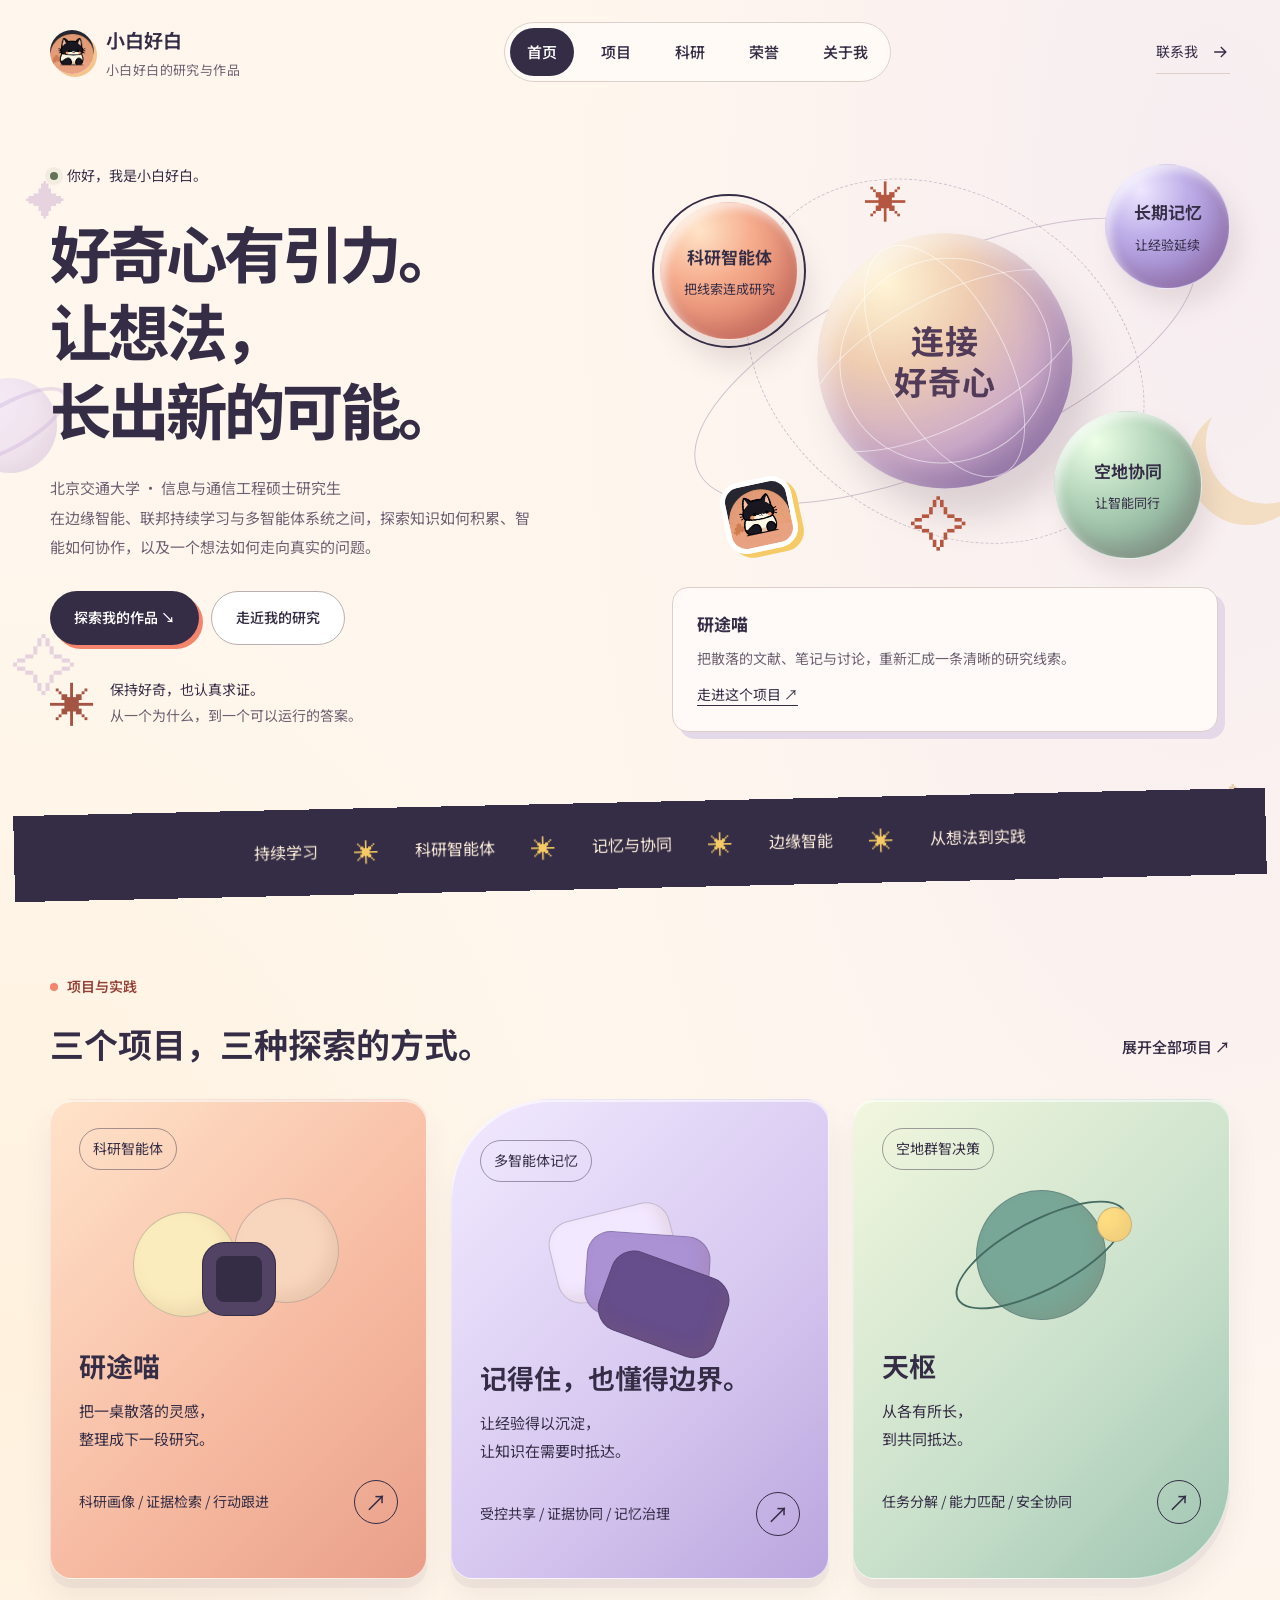
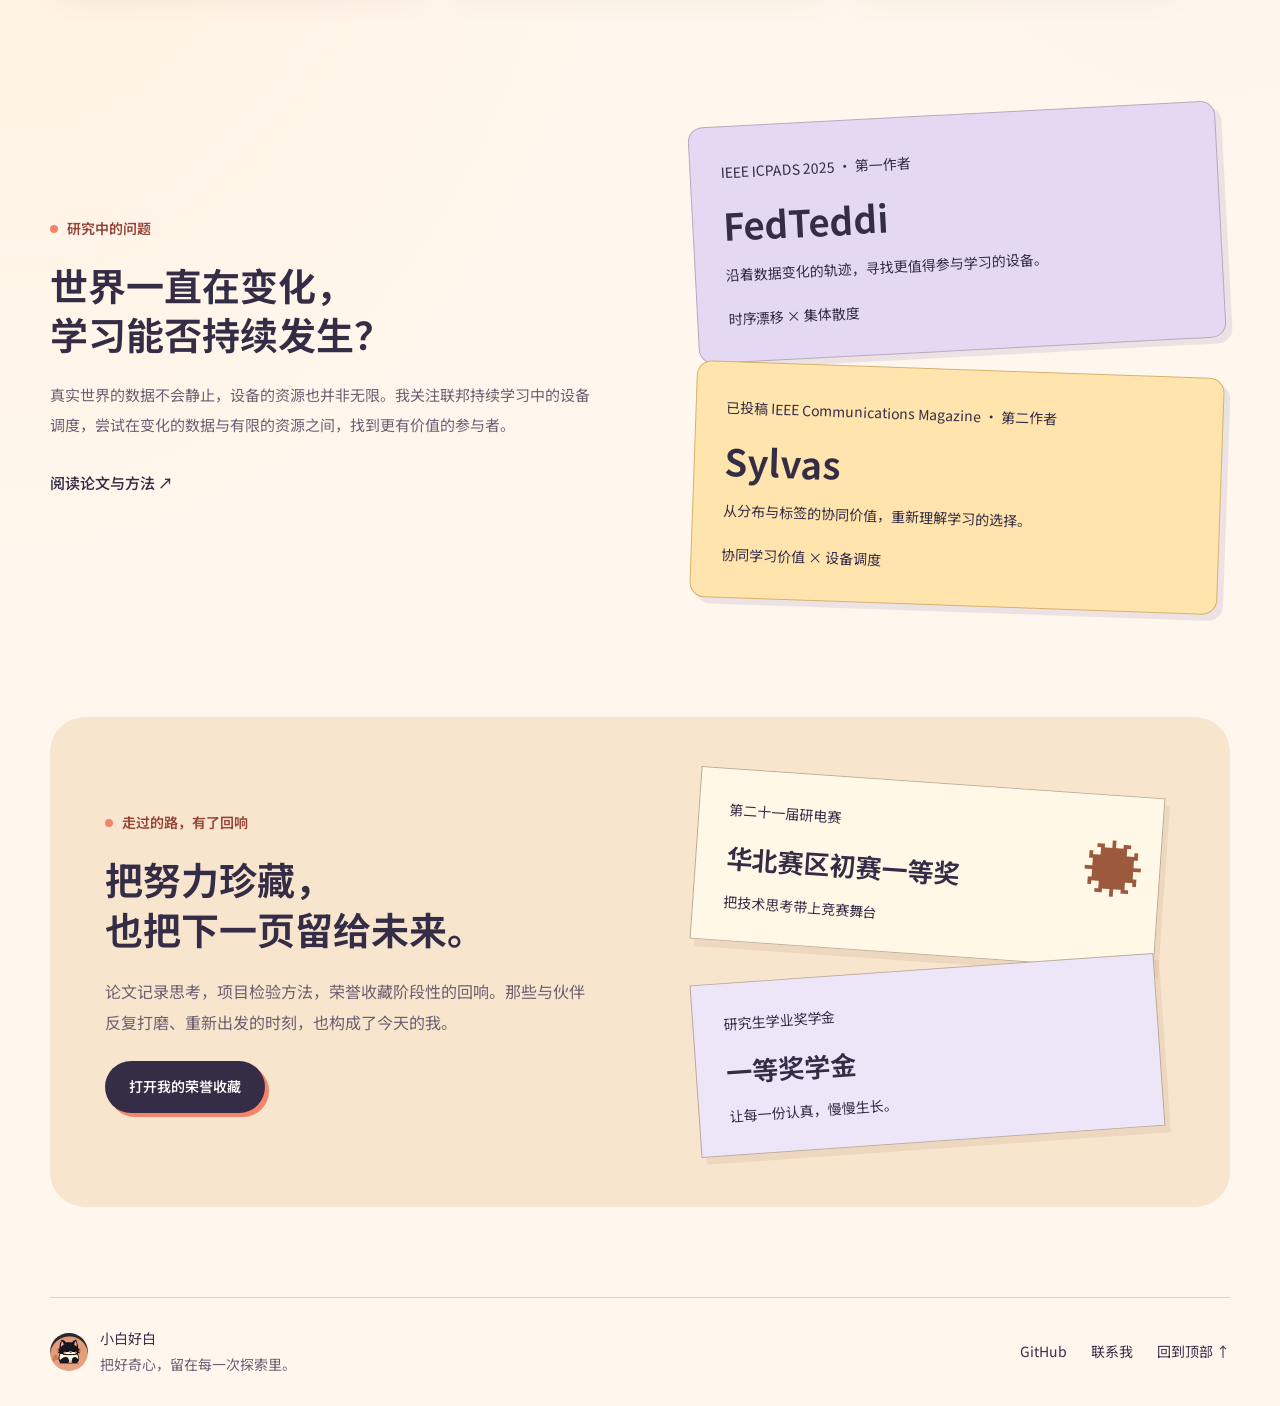
<file: index.html>
<!doctype html><html lang="zh-CN"><head><meta charset="utf-8"><meta name="viewport" content="width=device-width,initial-scale=1"><meta name="theme-color" content="#fff7ed"><meta name="description" content="小白好白的研究与项目作品集。聚焦联邦持续学习、边缘智能与科研智能体，展示项目实践、论文和荣誉。"><title>研究与作品 · 小白好白</title><link rel="icon" href="assets/images/cat-avatar.jpeg"><script src="script.js?v=20260909-celestial" defer></script><link rel="stylesheet" href="site.css?v=20260909-celestial"><link rel="preload" href="assets/fonts/noto-sans-sc-site.woff2?v=celestial" as="font" type="font/woff2" crossorigin></head><body><a class="skip-link" href="#main">跳到正文</a><header class="site-header"><a href="index.html" class="brand"><img src="assets/images/cat-avatar.jpeg" alt="" width="44" height="44"><span>小白好白<small>小白好白的研究与作品</small></span></a><nav aria-label="主导航"><a href="index.html" aria-current="page">首页</a><a href="projects.html">项目</a><a href="publications.html">科研</a><a href="awards.html">荣誉</a><a href="about.html">关于我</a></nav><a class="header-contact" href="about.html#contact">联系我 <svg viewBox="0 0 24 24" aria-hidden="true"><path d="M5 12h14M13 6l6 6-6 6"/></svg></a></header><div class="sky-garden" aria-hidden="true"><span class="sky-moon"></span><span class="sky-star star-one">✦</span><span class="sky-star star-two">✧</span><span class="sky-star star-three">✦</span><span class="sky-planet"></span><span class="sky-cat"><i></i><b>⌣</b></span></div><main id="main"><section class="container playground-hero"><div class="playground-intro"><p class="hello"><span></span>你好，我是小白好白。</p><h1>好奇心有引力。<br>让想法，<br>长出新的可能。</h1><p class="hero-description">北京交通大学 · 信息与通信工程硕士研究生<br>在边缘智能、联邦持续学习与多智能体系统之间，探索知识如何积累、智能如何协作，以及一个想法如何走向真实的问题。</p><div class="hero-actions"><a class="button primary" href="#selected-work">探索我的作品 ↘</a><a class="button secondary" href="publications.html">走近我的研究</a></div><div class="intro-note"><span aria-hidden="true">✳</span><p>保持好奇，也认真求证。<br><small>从一个为什么，到一个可以运行的答案。</small></p></div></div><div class="research-universe" aria-label="探索我的研究方向"><div class="universe-scene" data-universe><div class="orbit orbit-a" aria-hidden="true"></div><div class="orbit orbit-b" aria-hidden="true"></div><div class="universe-globe" aria-hidden="true"><i></i><i></i><i></i><span>连接<br>好奇心</span></div><button class="planet planet-a" data-topic="0" aria-pressed="true">科研智能体<small>把线索连成研究</small></button><button class="planet planet-b" data-topic="1" aria-pressed="false">长期记忆<small>让经验延续</small></button><button class="planet planet-c" data-topic="2" aria-pressed="false">空地协同<small>让智能同行</small></button><span class="spark spark-a" aria-hidden="true">✳</span><span class="spark spark-b" aria-hidden="true">✧</span><img class="universe-cat" src="assets/images/cat-avatar.jpeg" alt="小白的黑白小猫" width="72" height="72"></div><div class="universe-caption" aria-live="polite"><span data-topic-name>研途喵</span><p data-topic-copy>把散落的文献、笔记与讨论，重新汇成一条清晰的研究线索。</p><a data-topic-link href="projects.html#meowscholar">走进这个项目 ↗</a></div></div></section><div class="interest-ribbon" aria-label="关注领域"><span>持续学习</span><b aria-hidden="true">✳</b><span>科研智能体</span><b aria-hidden="true">✳</b><span>记忆与协同</span><b aria-hidden="true">✳</b><span>边缘智能</span><b aria-hidden="true">✳</b><span>从想法到实践</span></div><section class="container discovery-section" id="selected-work"><div class="section-heading"><div><p class="section-label">项目与实践</p><h2><span class="heading-phrase">三个项目，</span><span class="heading-phrase">三种探索的方式。</span></h2></div><a class="text-link" href="projects.html">展开全部项目 ↗</a></div><div class="discovery-grid"><a class="discovery-card coral" href="projects.html#meowscholar"><span class="card-category">科研智能体</span><div class="card-sculpture sculpture-meowscholar" aria-hidden="true"><i></i><i></i><i></i></div><h3>研途喵</h3><p>把一桌散落的灵感，<br>整理成下一段研究。</p><div class="card-bottom"><small>科研画像 / 证据检索 / 行动跟进</small><span aria-hidden="true">↗</span></div></a><a class="discovery-card lilac" href="projects.html#memory"><span class="card-category">多智能体记忆</span><div class="card-sculpture sculpture-memory" aria-hidden="true"><i></i><i></i><i></i></div><h3><span class="heading-phrase">记得住，</span><span class="heading-phrase">也懂得边界。</span></h3><p>让经验得以沉淀，<br>让知识在需要时抵达。</p><div class="card-bottom"><small>受控共享 / 证据协同 / 记忆治理</small><span aria-hidden="true">↗</span></div></a><a class="discovery-card mint" href="projects.html#tianshu"><span class="card-category">空地群智决策</span><div class="card-sculpture sculpture-tianshu" aria-hidden="true"><i></i><i></i><i></i></div><h3>天枢</h3><p>从各有所长，<br>到共同抵达。</p><div class="card-bottom"><small>任务分解 / 能力匹配 / 安全协同</small><span aria-hidden="true">↗</span></div></a></div></section><section class="container research-story"><div class="research-story-heading"><p class="section-label">研究中的问题</p><h2><span class="heading-phrase">世界一直在变化，</span><span class="heading-phrase">学习能否持续发生？</span></h2><p>真实世界的数据不会静止，设备的资源也并非无限。我关注联邦持续学习中的设备调度，尝试在变化的数据与有限的资源之间，找到更有价值的参与者。</p><a class="text-link" href="publications.html">阅读论文与方法 ↗</a></div><div class="paper-stack"><a href="publications.html#fedteddi"><small>IEEE ICPADS 2025 · 第一作者</small><h3>FedTeddi</h3><p>沿着数据变化的轨迹，寻找更值得参与学习的设备。</p><span>时序漂移 × 集体散度</span></a><a href="publications.html#sylvas"><small>已投稿 IEEE Communications Magazine · 第二作者</small><h3>Sylvas</h3><p>从分布与标签的协同价值，重新理解学习的选择。</p><span>协同学习价值 × 设备调度</span></a></div></section><section class="container honor-room"><div><p class="section-label">走过的路，有了回响</p><h2><span class="heading-phrase">把努力珍藏，</span><span class="heading-phrase">也把下一页留给未来。</span></h2><p>论文记录思考，项目检验方法，荣誉收藏阶段性的回响。那些与伙伴反复打磨、重新出发的时刻，也构成了今天的我。</p><a class="button primary" href="awards.html">打开我的荣誉收藏</a></div><div class="honor-postcards"><a href="awards.html"><span class="postcard-seal" aria-hidden="true">✹</span><small>第二十一届研电赛</small><h3>华北赛区初赛一等奖</h3><p>把技术思考带上竞赛舞台</p></a><a href="awards.html"><small>研究生学业奖学金</small><h3>一等奖学金</h3><p>让每一份认真，慢慢生长。</p></a></div></section></main><footer class="site-footer"><div><img src="assets/images/cat-avatar.jpeg" width="38" height="38" alt=""><p>小白好白 <span>把好奇心，留在每一次探索里。</span></p></div><p><a href="https://github.com/bai9yu" target="_blank" rel="noreferrer">GitHub</a><a href="about.html#contact">联系我</a><button class="back-top" aria-label="回到顶部">回到顶部 ↑</button></p></footer><dialog id="image-dialog" aria-labelledby="image-title"><div class="lightbox-head"><p id="image-title"></p><button class="icon-button" data-close aria-label="关闭图片">×</button></div><img alt=""><p class="lightbox-note">按 Esc 关闭</p></dialog></body></html>
</file>
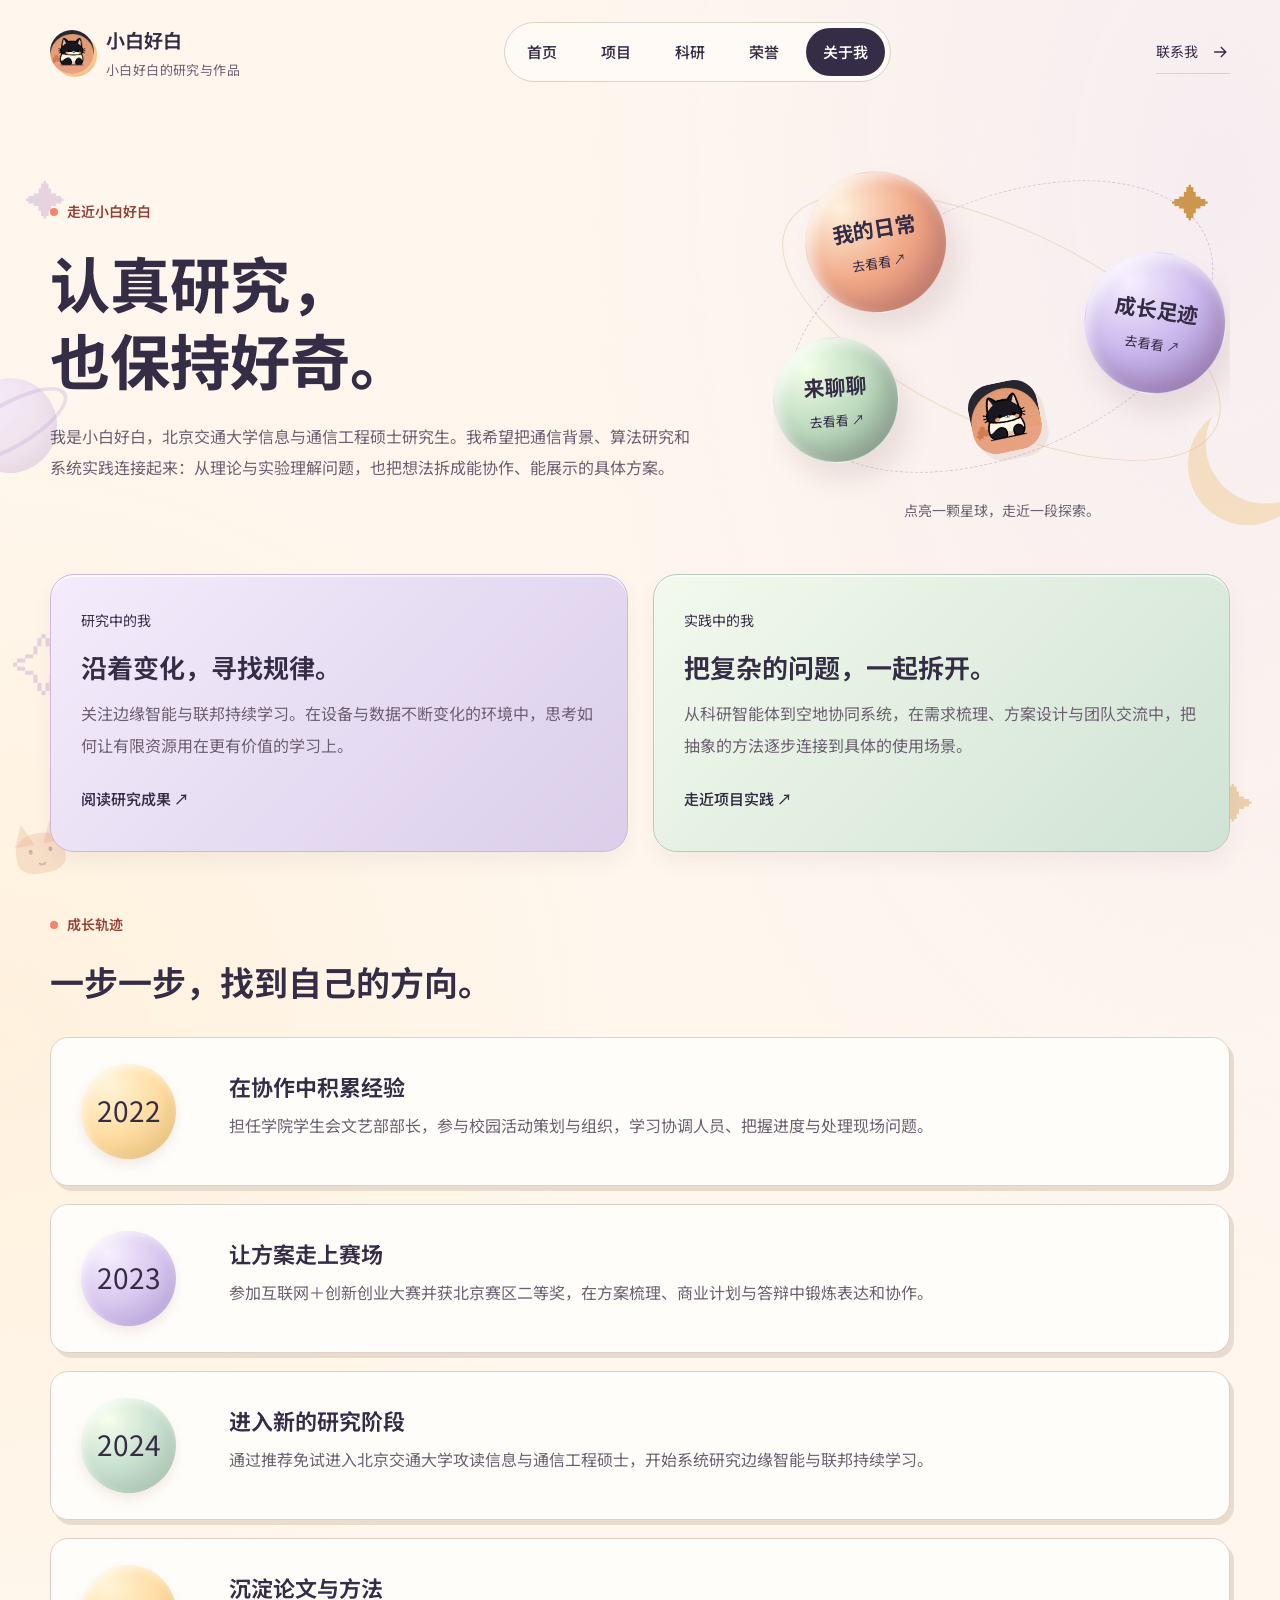
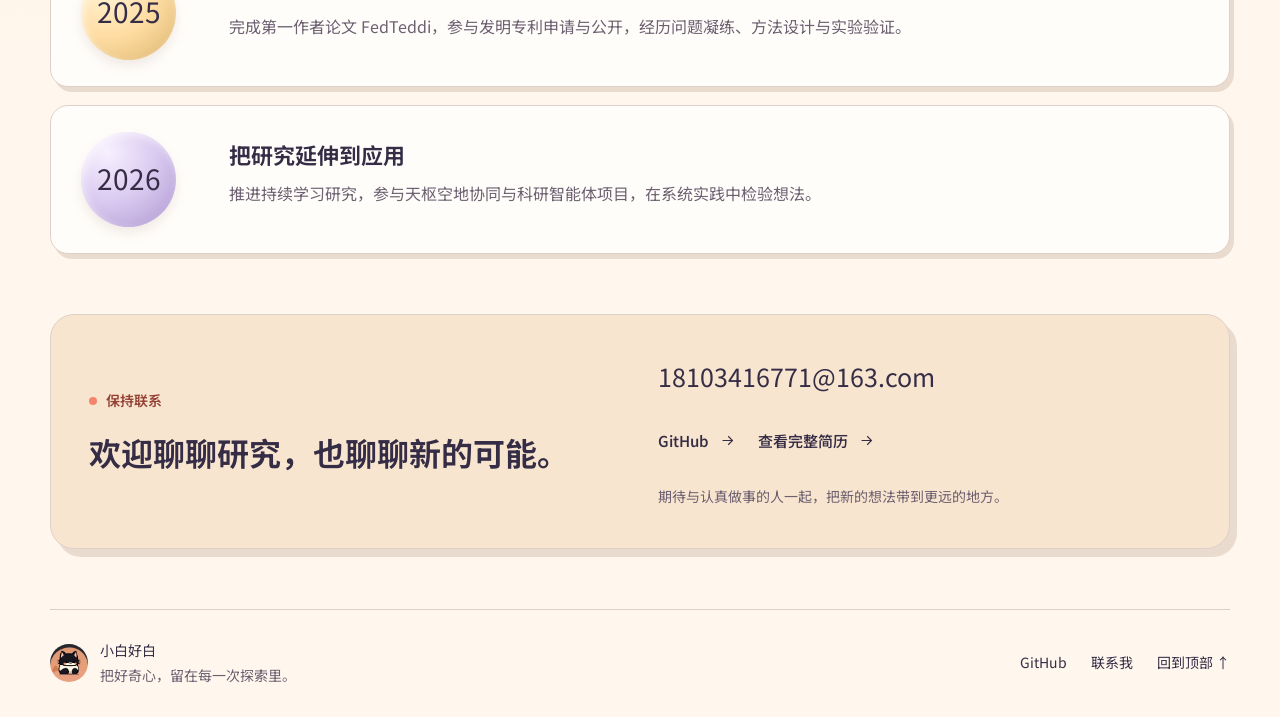
<file: about.html>
<!doctype html><html lang="zh-CN"><head><meta charset="utf-8"><meta name="viewport" content="width=device-width,initial-scale=1"><meta name="theme-color" content="#fff7ed"><meta name="description" content="小白好白的研究与项目作品集。聚焦联邦持续学习、边缘智能与科研智能体，展示项目实践、论文和荣誉。"><title>关于我 · 小白好白</title><link rel="icon" href="assets/images/cat-avatar.jpeg"><script src="script.js?v=20260909-celestial" defer></script><link rel="stylesheet" href="site.css?v=20260909-celestial"><link rel="preload" href="assets/fonts/noto-sans-sc-site.woff2?v=celestial" as="font" type="font/woff2" crossorigin></head><body><a class="skip-link" href="#main">跳到正文</a><header class="site-header"><a href="index.html" class="brand"><img src="assets/images/cat-avatar.jpeg" alt="" width="44" height="44"><span>小白好白<small>小白好白的研究与作品</small></span></a><nav aria-label="主导航"><a href="index.html">首页</a><a href="projects.html">项目</a><a href="publications.html">科研</a><a href="awards.html">荣誉</a><a href="about.html" aria-current="page">关于我</a></nav><a class="header-contact" href="about.html#contact">联系我 <svg viewBox="0 0 24 24" aria-hidden="true"><path d="M5 12h14M13 6l6 6-6 6"/></svg></a></header><div class="sky-garden" aria-hidden="true"><span class="sky-moon"></span><span class="sky-star star-one">✦</span><span class="sky-star star-two">✧</span><span class="sky-star star-three">✦</span><span class="sky-planet"></span><span class="sky-cat"><i></i><b>⌣</b></span></div><main id="main"><section class="container page-masthead masthead-about"><div class="masthead-copy"><p class="section-label">走近小白好白</p><h1>认真研究，<br>也保持好奇。</h1><p class="masthead-description">我是小白好白，北京交通大学信息与通信工程硕士研究生。我希望把通信背景、算法研究和系统实践连接起来：从理论与实验理解问题，也把想法拆成能协作、能展示的具体方案。</p></div><div class="cosmic-guide"><div class="guide-orbit" aria-hidden="true"></div><span class="guide-star" aria-hidden="true">✦</span><img class="guide-cat" src="assets/images/cat-avatar.jpeg" alt="" width="70" height="70"><button class="guide-planet guide-planet-0" data-guide-target=".personal-notes"><span>我的日常</span><small>去看看 ↗</small></button><button class="guide-planet guide-planet-1" data-guide-target="#journey"><span>成长足迹</span><small>去看看 ↗</small></button><button class="guide-planet guide-planet-2" data-guide-target="#contact"><span>来聊聊</span><small>去看看 ↗</small></button><p>点亮一颗星球，走近一段探索。</p></div></section><section class="container personal-notes" aria-label="我的研究与协作"><article><span>研究中的我</span><h2><span class="heading-phrase">沿着变化，</span><span class="heading-phrase">寻找规律。</span></h2><p>关注边缘智能与联邦持续学习。在设备与数据不断变化的环境中，思考如何让有限资源用在更有价值的学习上。</p><a class="text-link" href="publications.html">阅读研究成果 ↗</a></article><article><span>实践中的我</span><h2><span class="heading-phrase">把复杂的问题，</span><span class="heading-phrase">一起拆开。</span></h2><p>从科研智能体到空地协同系统，在需求梳理、方案设计与团队交流中，把抽象的方法逐步连接到具体的使用场景。</p><a class="text-link" href="projects.html">走近项目实践 ↗</a></article></section><section class="container about-journey" id="journey"><div class="section-heading"><div><p class="section-label">成长轨迹</p><h2><span class="heading-phrase">一步一步，</span><span class="heading-phrase">找到自己的方向。</span></h2></div></div><ol class="timeline"><li><time>2022</time><div><h3>在协作中积累经验</h3><p>担任学院学生会文艺部部长，参与校园活动策划与组织，学习协调人员、把握进度与处理现场问题。</p></div></li><li><time>2023</time><div><h3>让方案走上赛场</h3><p>参加互联网＋创新创业大赛并获北京赛区二等奖，在方案梳理、商业计划与答辩中锻炼表达和协作。</p></div></li><li><time>2024</time><div><h3>进入新的研究阶段</h3><p>通过推荐免试进入北京交通大学攻读信息与通信工程硕士，开始系统研究边缘智能与联邦持续学习。</p></div></li><li><time>2025</time><div><h3>沉淀论文与方法</h3><p>完成第一作者论文 FedTeddi，参与发明专利申请与公开，经历问题凝练、方法设计与实验验证。</p></div></li><li><time>2026</time><div><h3>把研究延伸到应用</h3><p>推进持续学习研究，参与天枢空地协同与科研智能体项目，在系统实践中检验想法。</p></div></li></ol></section><section class="container contact-section" id="contact"><div><p class="section-label">保持联系</p><h2><span class="heading-phrase">欢迎聊聊研究，</span><span class="heading-phrase">也聊聊新的可能。</span></h2></div><div><a class="contact-email" href="mailto:18103416771@163.com">18103416771@163.com</a><div class="links"><a class="text-link" href="https://github.com/bai9yu" target="_blank" rel="noreferrer">GitHub<svg viewBox="0 0 24 24" aria-hidden="true"><path d="M5 12h14M13 6l6 6-6 6"/></svg></a><a class="text-link" href="assets/docs/research-resume.pdf?v=20260908-current" target="_blank" rel="noreferrer">查看完整简历<svg viewBox="0 0 24 24" aria-hidden="true"><path d="M5 12h14M13 6l6 6-6 6"/></svg></a></div><p class="muted">期待与认真做事的人一起，把新的想法带到更远的地方。</p></div></section></main><footer class="site-footer"><div><img src="assets/images/cat-avatar.jpeg" width="38" height="38" alt=""><p>小白好白 <span>把好奇心，留在每一次探索里。</span></p></div><p><a href="https://github.com/bai9yu" target="_blank" rel="noreferrer">GitHub</a><a href="about.html#contact">联系我</a><button class="back-top" aria-label="回到顶部">回到顶部 ↑</button></p></footer><dialog id="image-dialog" aria-labelledby="image-title"><div class="lightbox-head"><p id="image-title"></p><button class="icon-button" data-close aria-label="关闭图片">×</button></div><img alt=""><p class="lightbox-note">按 Esc 关闭</p></dialog></body></html>
</file>
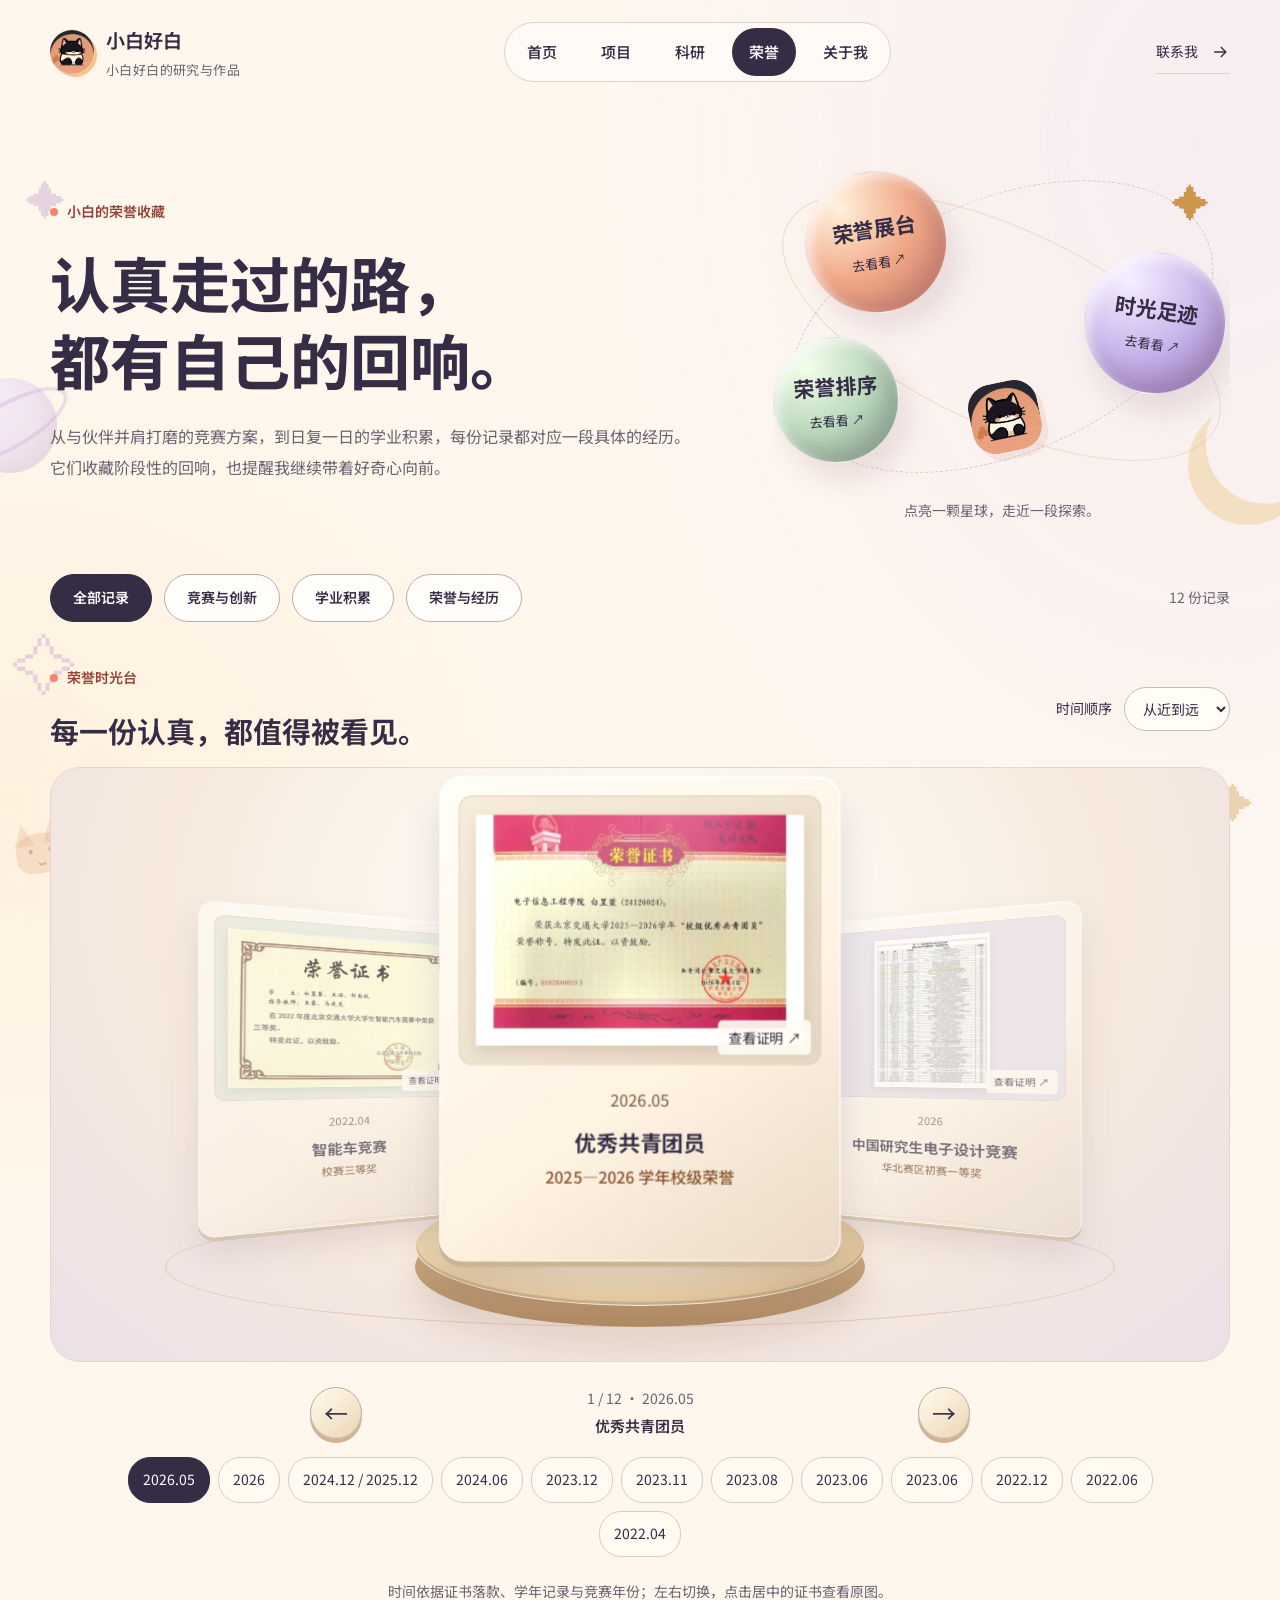
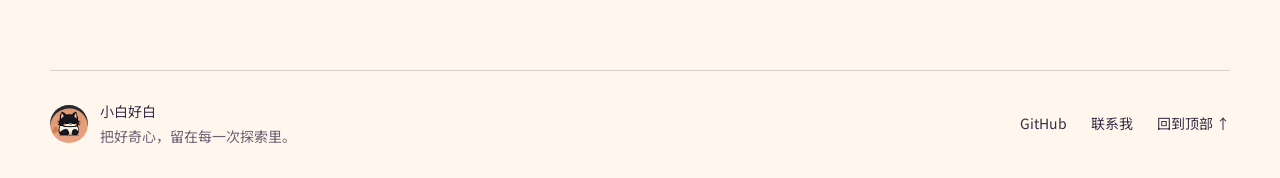
<file: awards.html>
<!doctype html><html lang="zh-CN"><head><meta charset="utf-8"><meta name="viewport" content="width=device-width,initial-scale=1"><meta name="theme-color" content="#fff7ed"><meta name="description" content="小白好白的研究与项目作品集。聚焦联邦持续学习、边缘智能与科研智能体，展示项目实践、论文和荣誉。"><title>荣誉展柜 · 小白好白</title><link rel="icon" href="assets/images/cat-avatar.jpeg"><script src="script.js?v=20260909-celestial" defer></script><link rel="stylesheet" href="site.css?v=20260909-celestial"><link rel="preload" href="assets/fonts/noto-sans-sc-site.woff2?v=celestial" as="font" type="font/woff2" crossorigin></head><body><a class="skip-link" href="#main">跳到正文</a><header class="site-header"><a href="index.html" class="brand"><img src="assets/images/cat-avatar.jpeg" alt="" width="44" height="44"><span>小白好白<small>小白好白的研究与作品</small></span></a><nav aria-label="主导航"><a href="index.html">首页</a><a href="projects.html">项目</a><a href="publications.html">科研</a><a href="awards.html" aria-current="page">荣誉</a><a href="about.html">关于我</a></nav><a class="header-contact" href="about.html#contact">联系我 <svg viewBox="0 0 24 24" aria-hidden="true"><path d="M5 12h14M13 6l6 6-6 6"/></svg></a></header><div class="sky-garden" aria-hidden="true"><span class="sky-moon"></span><span class="sky-star star-one">✦</span><span class="sky-star star-two">✧</span><span class="sky-star star-three">✦</span><span class="sky-planet"></span><span class="sky-cat"><i></i><b>⌣</b></span></div><main id="main"><section class="container page-masthead masthead-honors"><div class="masthead-copy"><p class="section-label">小白的荣誉收藏</p><h1>认真走过的路，<br>都有自己的回响。</h1><p class="masthead-description">从与伙伴并肩打磨的竞赛方案，到日复一日的学业积累，每份记录都对应一段具体的经历。它们收藏阶段性的回响，也提醒我继续带着好奇心向前。</p></div><div class="cosmic-guide"><div class="guide-orbit" aria-hidden="true"></div><span class="guide-star" aria-hidden="true">✦</span><img class="guide-cat" src="assets/images/cat-avatar.jpeg" alt="" width="70" height="70"><button class="guide-planet guide-planet-0" data-guide-target=".honor-gallery"><span>荣誉展台</span><small>去看看 ↗</small></button><button class="guide-planet guide-planet-1" data-guide-target=".podium-dates"><span>时光足迹</span><small>去看看 ↗</small></button><button class="guide-planet guide-planet-2" data-guide-target=".podium-heading"><span>荣誉排序</span><small>去看看 ↗</small></button><p>点亮一颗星球，走近一段探索。</p></div></section><div class="container award-filter" aria-label="荣誉分类"><button data-award-filter="all" aria-pressed="true">全部记录</button><button data-award-filter="竞赛" aria-pressed="false">竞赛与创新</button><button data-award-filter="学业" aria-pressed="false">学业积累</button><button data-award-filter="综合" aria-pressed="false">荣誉与经历</button><span data-award-count aria-live="polite">12 份记录</span></div><section class="container honor-gallery" aria-label="按时间浏览荣誉"><div class="podium-heading"><div><p class="section-label">荣誉时光台</p><h2><span class="heading-phrase">每一份认真，</span><span class="heading-phrase">都值得被看见。</span></h2></div><label class="award-sort-label">时间顺序<select data-award-sort aria-label="荣誉时间顺序"><option value="newest">从近到远</option><option value="oldest">从远到近</option></select></label></div><div class="podium-stage" tabindex="0" role="region" aria-roledescription="轮播" aria-label="荣誉环形展台，使用左右方向键切换"><div class="podium-floor" aria-hidden="true"></div><div class="award-grid podium-ring"><article class="award-card" id="league" data-award-date="2026-05" data-award-category="综合"><button class="award-image" data-zoom="assets/awards-gallery/honor-league-member.png" data-caption="优秀共青团员 · 荣誉表彰" aria-label="放大查看优秀共青团员证明"><img src="assets/showcase/award-honor-league-member.webp" alt="优秀共青团员证明" width="500" height="360" loading="lazy"><span>查看证明 ↗</span></button><div><small>2026.05</small><h2>优秀共青团员</h2><p>2025—2026 学年校级荣誉</p></div></article><article class="award-card" id="electronics" data-award-date="2026" data-award-category="竞赛"><button class="award-image" data-zoom="assets/awards-gallery/competition-graduate-electronics.png" data-caption="中国研究生电子设计竞赛 · 华北赛区初赛一等奖" aria-label="放大查看中国研究生电子设计竞赛证明"><img src="assets/showcase/award-competition-graduate-electronics.webp" alt="中国研究生电子设计竞赛证明" width="500" height="360" loading="lazy"><span>查看证明 ↗</span></button><div><small>2026</small><h2>中国研究生电子设计竞赛</h2><p>华北赛区初赛一等奖</p></div></article><article class="award-card" id="graduate-scholarship" data-award-date="2025-12" data-award-category="学业"><button class="award-image" data-zoom="assets/awards-gallery/honor-graduate-scholarship.png" data-caption="硕士学业奖学金 · 一等奖学金" aria-label="放大查看硕士学业奖学金证明"><img src="assets/showcase/award-honor-graduate-scholarship.webp" alt="硕士学业奖学金证明" width="500" height="360" loading="lazy"><span>查看证明 ↗</span></button><div><small>2024.12 / 2025.12</small><h2>硕士学业奖学金</h2><p>硕士一等奖学金 · 两学年记录</p></div></article><article class="award-card" id="graduate" data-award-date="2024-06" data-award-category="综合"><button class="award-image" data-zoom="assets/awards-gallery/honor-outstanding-graduate.png" data-caption="优秀本科毕业设计 · 荣誉表彰" aria-label="放大查看优秀本科毕业设计证明"><img src="assets/showcase/award-honor-outstanding-graduate.webp" alt="优秀本科毕业设计证明" width="500" height="360" loading="lazy"><span>查看证明 ↗</span></button><div><small>2024.06</small><h2>优秀本科毕业设计</h2><p>校级优秀本科毕业设计（论文）</p></div></article><article class="award-card" id="scholarship-2022" data-award-date="2023-12" data-award-category="学业"><button class="award-image" data-zoom="assets/awards-gallery/honor-scholarship-2022.png" data-caption="学业奖学金 · 学年获奖证明" aria-label="放大查看学业奖学金证明"><img src="assets/showcase/award-honor-scholarship-2022.webp" alt="学业奖学金证明" width="500" height="360" loading="lazy"><span>查看证明 ↗</span></button><div><small>2023.12</small><h2>学业奖学金</h2><p>2022—2023 学年 · 三等奖学金</p></div></article><article class="award-card" id="branch" data-award-date="2023-11-30" data-award-category="综合"><button class="award-image" data-zoom="assets/awards-gallery/honor-party-branch.png" data-caption="党务骨干培训 · 结业证书" aria-label="放大查看党务骨干培训证明"><img src="assets/showcase/award-honor-party-branch.webp" alt="党务骨干培训证明" width="500" height="360" loading="lazy"><span>查看证明 ↗</span></button><div><small>2023.11</small><h2>党务骨干培训</h2><p>第九期本科生党务骨干培训结业</p></div></article><article class="award-card" id="internet" data-award-date="2023-08" data-award-category="竞赛"><button class="award-image" data-zoom="assets/awards-gallery/competition-internet-plus.png" data-caption="“互联网＋”创新创业大赛 · 北京赛区二等奖" aria-label="放大查看“互联网＋”创新创业大赛证明"><img src="assets/showcase/award-competition-internet-plus.webp" alt="“互联网＋”创新创业大赛证明" width="500" height="360" loading="lazy"><span>查看证明 ↗</span></button><div><small>2023.08</small><h2>“互联网＋”创新创业大赛</h2><p>北京赛区二等奖</p></div></article><article class="award-card" id="yuanmeng" data-award-date="2023-06-12" data-award-category="竞赛"><button class="award-image" data-zoom="assets/awards-gallery/competition-yuanmeng.png" data-caption="圆梦杯智能硬件设计大赛 · 一等奖" aria-label="放大查看圆梦杯智能硬件设计大赛证明"><img src="assets/showcase/award-competition-yuanmeng.webp" alt="圆梦杯智能硬件设计大赛证明" width="500" height="360" loading="lazy"><span>查看证明 ↗</span></button><div><small>2023.06</small><h2>圆梦杯智能硬件设计大赛</h2><p>本科赛道初赛一等奖</p></div></article><article class="award-card" id="dachuang" data-award-date="2023-06" data-award-category="竞赛"><button class="award-image" data-zoom="assets/awards-gallery/competition-dachuang.png" data-caption="大学生创新创业训练 · 市级推荐项目" aria-label="放大查看大学生创新创业训练证明"><img src="assets/showcase/award-competition-dachuang.webp" alt="大学生创新创业训练证明" width="500" height="360" loading="lazy"><span>查看证明 ↗</span></button><div><small>2023.06</small><h2>大学生创新创业训练</h2><p>2022 年度北京市级项目</p></div></article><article class="award-card" id="scholarship-2021" data-award-date="2022-12" data-award-category="学业"><button class="award-image" data-zoom="assets/awards-gallery/honor-scholarship-2021.png" data-caption="学业奖学金 · 学年获奖证明" aria-label="放大查看学业奖学金证明"><img src="assets/showcase/award-honor-scholarship-2021.webp" alt="学业奖学金证明" width="500" height="360" loading="lazy"><span>查看证明 ↗</span></button><div><small>2022.12</small><h2>学业奖学金</h2><p>2021—2022 学年 · 三等奖学金</p></div></article><article class="award-card" id="modeling" data-award-date="2022-06" data-award-category="竞赛"><button class="award-image" data-zoom="assets/awards-gallery/competition-modeling.png" data-caption="数学建模竞赛 · 校赛一等奖" aria-label="放大查看数学建模竞赛证明"><img src="assets/showcase/award-competition-modeling.webp" alt="数学建模竞赛证明" width="500" height="360" loading="lazy"><span>查看证明 ↗</span></button><div><small>2022.06</small><h2>数学建模竞赛</h2><p>校赛一等奖</p></div></article><article class="award-card" id="smartcar" data-award-date="2022-04" data-award-category="竞赛"><button class="award-image" data-zoom="assets/awards-gallery/competition-smartcar.png" data-caption="智能车竞赛 · 校赛三等奖" aria-label="放大查看智能车竞赛证明"><img src="assets/showcase/award-competition-smartcar.webp" alt="智能车竞赛证明" width="500" height="360" loading="lazy"><span>查看证明 ↗</span></button><div><small>2022.04</small><h2>智能车竞赛</h2><p>校赛三等奖</p></div></article></div></div><div class="podium-controls"><button class="podium-arrow" data-award-prev aria-label="上一份荣誉">←</button><p data-podium-status aria-live="polite" aria-atomic="true">按时间浏览荣誉</p><button class="podium-arrow" data-award-next aria-label="下一份荣誉">→</button></div><div class="podium-dates" aria-label="选择一份荣誉"></div><p class="podium-footnote">时间依据证书落款、学年记录与竞赛年份；左右切换，点击居中的证书查看原图。</p></section></main><footer class="site-footer"><div><img src="assets/images/cat-avatar.jpeg" width="38" height="38" alt=""><p>小白好白 <span>把好奇心，留在每一次探索里。</span></p></div><p><a href="https://github.com/bai9yu" target="_blank" rel="noreferrer">GitHub</a><a href="about.html#contact">联系我</a><button class="back-top" aria-label="回到顶部">回到顶部 ↑</button></p></footer><dialog id="image-dialog" aria-labelledby="image-title"><div class="lightbox-head"><p id="image-title"></p><button class="icon-button" data-close aria-label="关闭图片">×</button></div><img alt=""><p class="lightbox-note">按 Esc 关闭</p></dialog></body></html>
</file>
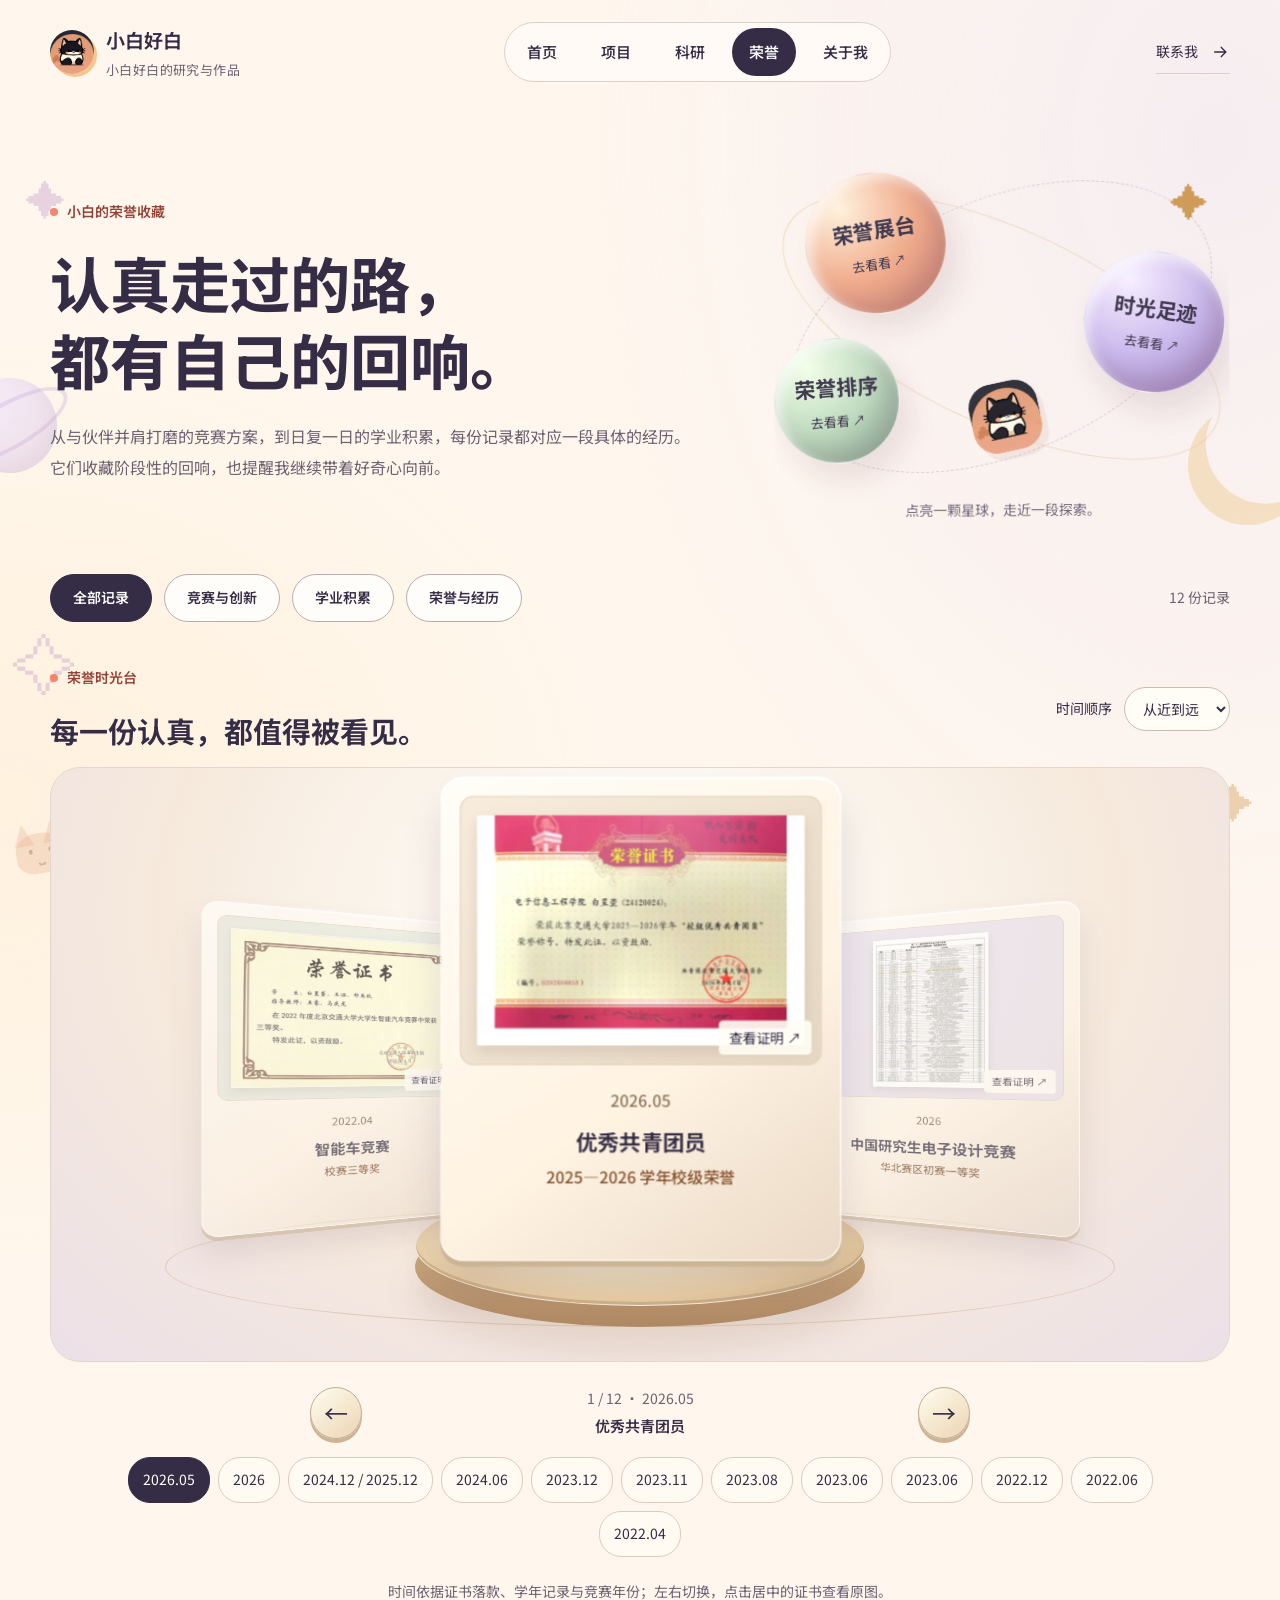
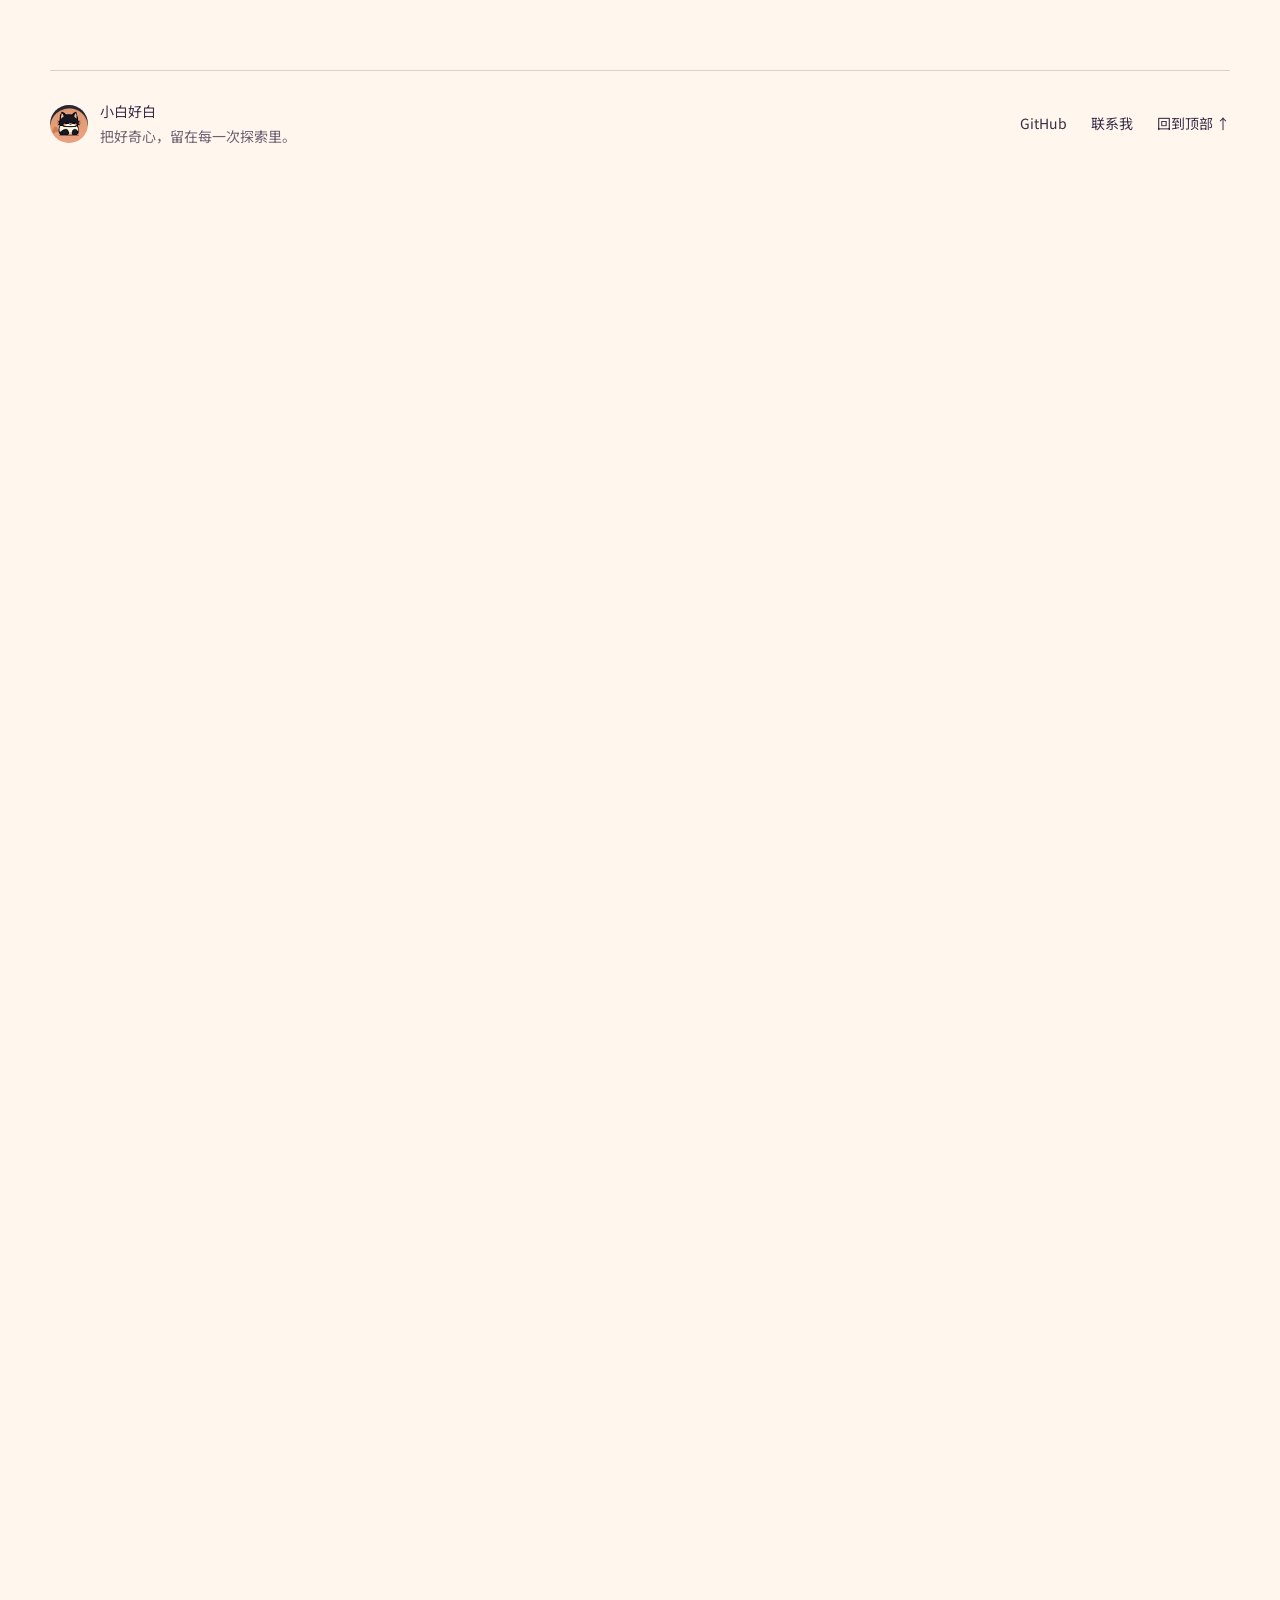
<file: competitions.html>
<!doctype html><html lang="zh-CN"><head><meta charset="utf-8"><meta name="viewport" content="width=device-width,initial-scale=1"><meta http-equiv="refresh" content="0;url=awards.html"><link rel="canonical" href="https://bai9yu.github.io/portfolio/awards.html"><title>荣誉收藏 · 小白好白</title></head><body><p><a href="awards.html">查看小白的荣誉收藏</a></p></body></html>
</file>
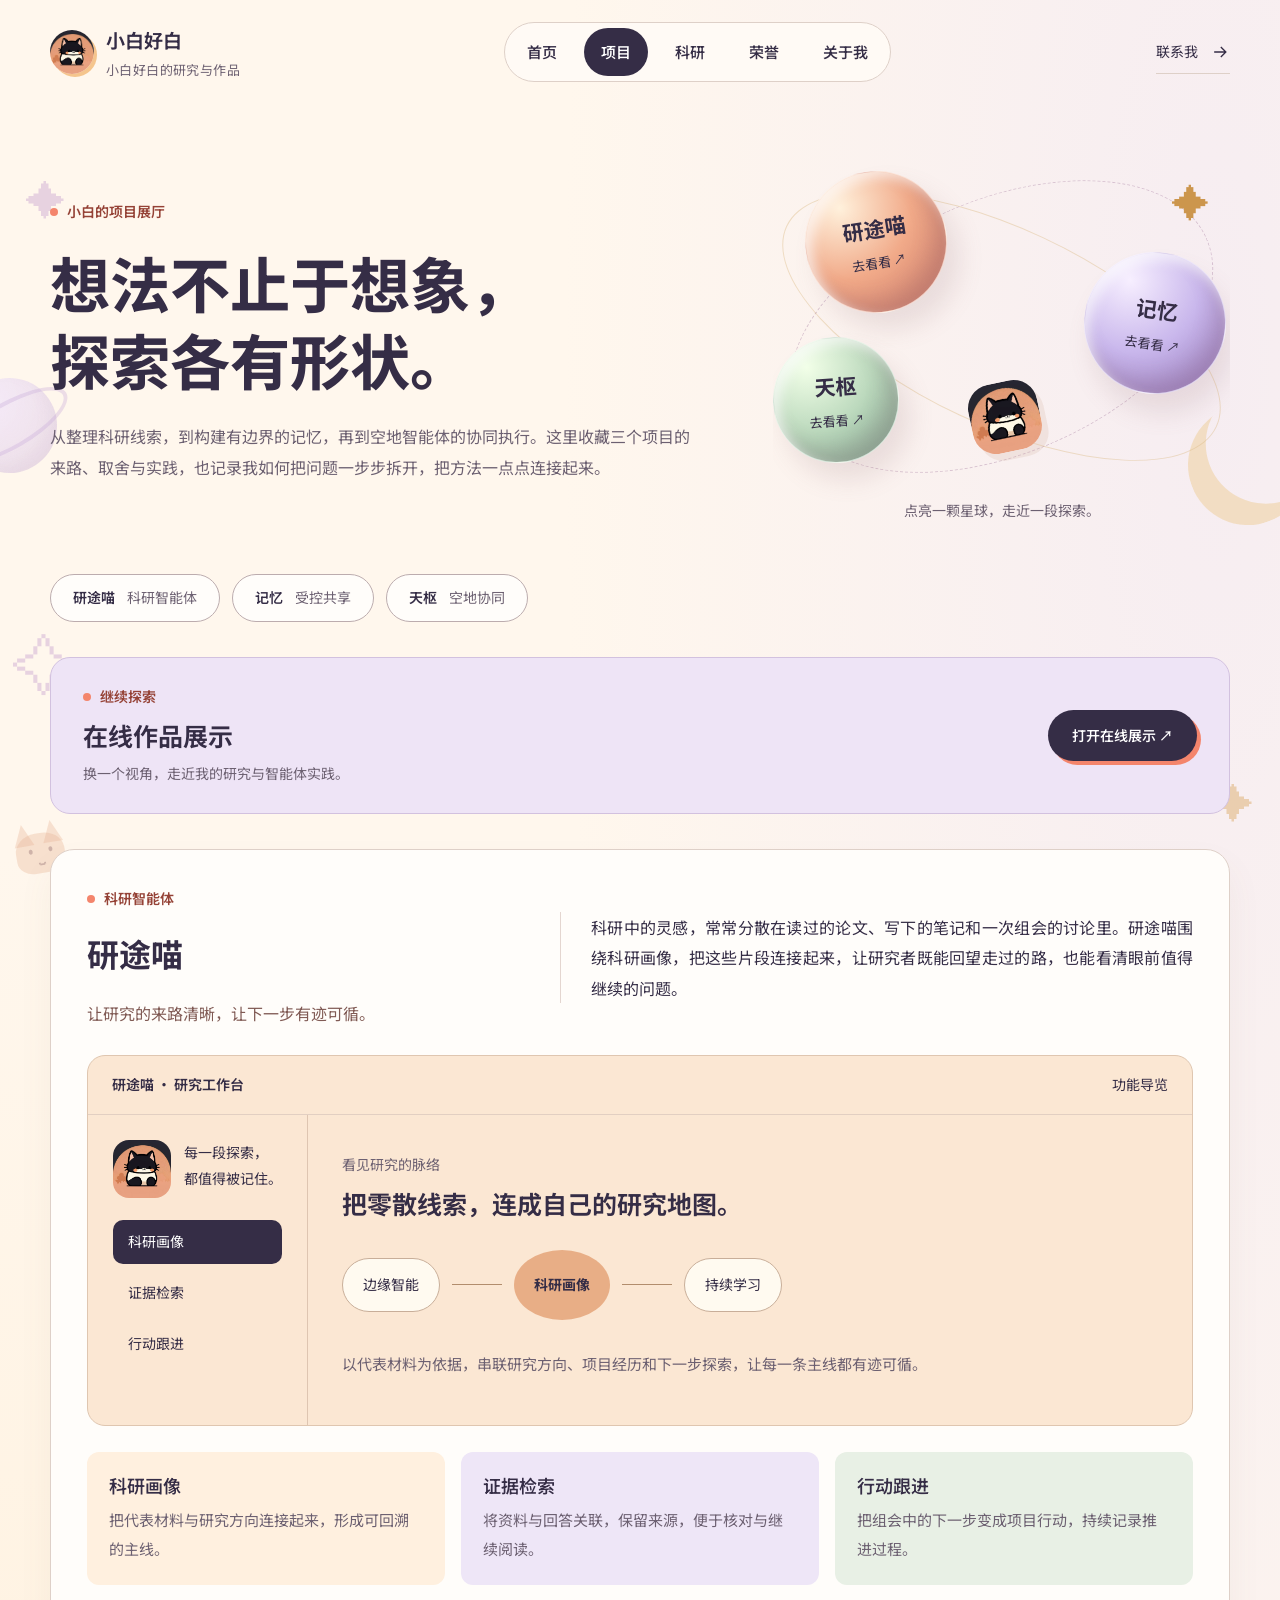
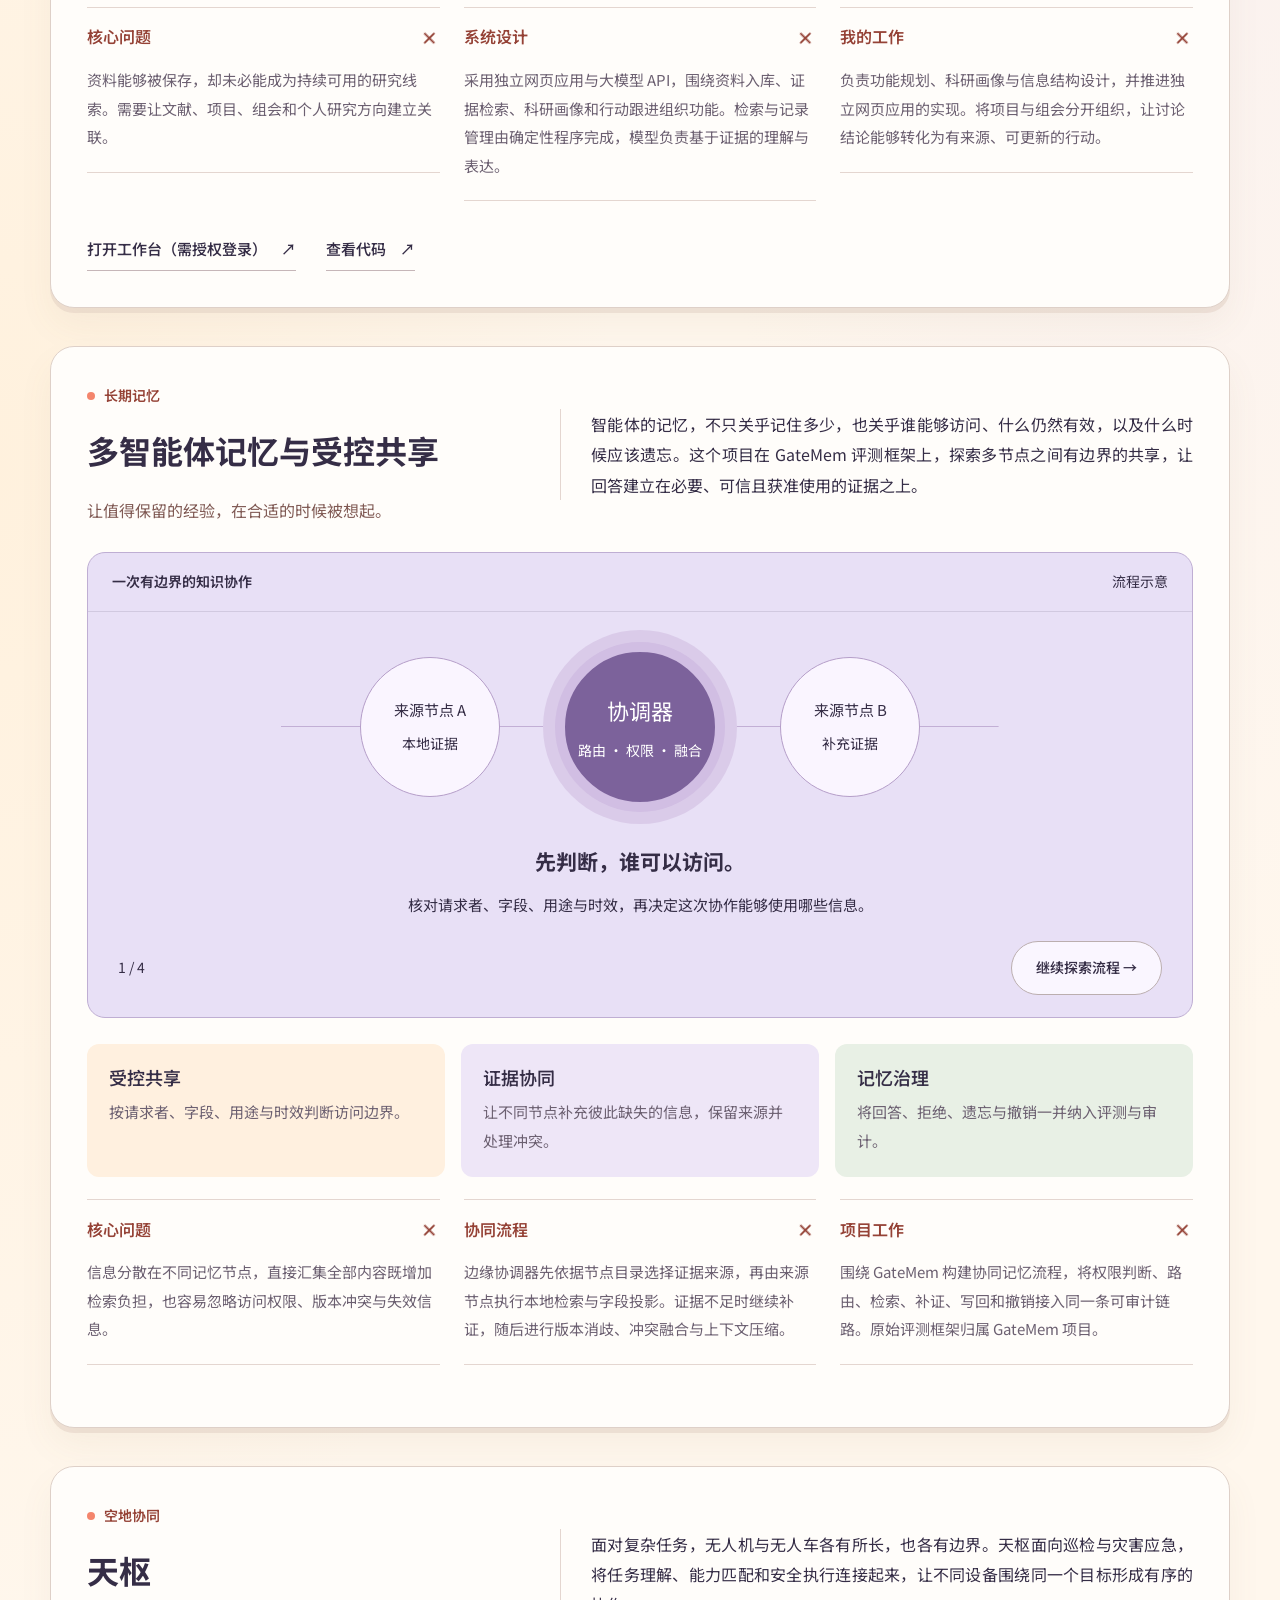
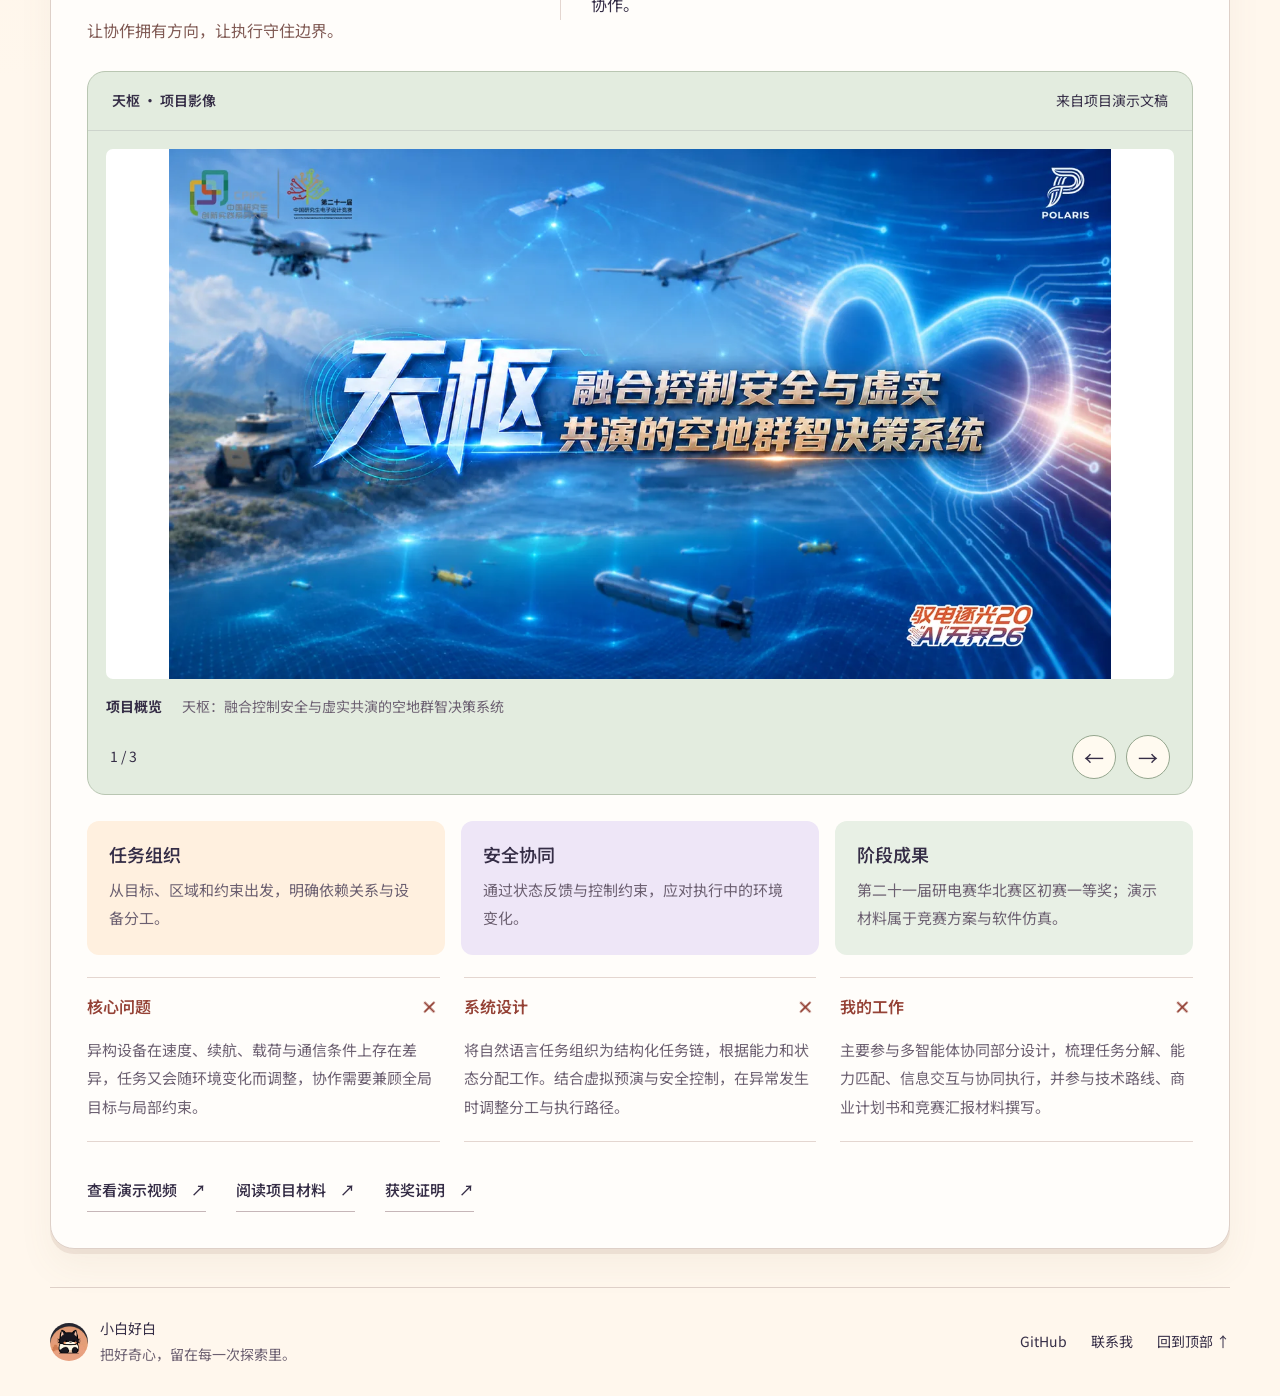
<file: projects.html>
<!doctype html><html lang="zh-CN"><head><meta charset="utf-8"><meta name="viewport" content="width=device-width,initial-scale=1"><meta name="theme-color" content="#fff7ed"><meta name="description" content="小白好白的研究与项目作品集。聚焦联邦持续学习、边缘智能与科研智能体，展示项目实践、论文和荣誉。"><title>项目 · 小白好白</title><link rel="icon" href="assets/images/cat-avatar.jpeg"><script src="script.js?v=20260909-celestial" defer></script><link rel="stylesheet" href="site.css?v=20260909-celestial"><link rel="preload" href="assets/fonts/noto-sans-sc-site.woff2?v=celestial" as="font" type="font/woff2" crossorigin></head><body><a class="skip-link" href="#main">跳到正文</a><header class="site-header"><a href="index.html" class="brand"><img src="assets/images/cat-avatar.jpeg" alt="" width="44" height="44"><span>小白好白<small>小白好白的研究与作品</small></span></a><nav aria-label="主导航"><a href="index.html">首页</a><a href="projects.html" aria-current="page">项目</a><a href="publications.html">科研</a><a href="awards.html">荣誉</a><a href="about.html">关于我</a></nav><a class="header-contact" href="about.html#contact">联系我 <svg viewBox="0 0 24 24" aria-hidden="true"><path d="M5 12h14M13 6l6 6-6 6"/></svg></a></header><div class="sky-garden" aria-hidden="true"><span class="sky-moon"></span><span class="sky-star star-one">✦</span><span class="sky-star star-two">✧</span><span class="sky-star star-three">✦</span><span class="sky-planet"></span><span class="sky-cat"><i></i><b>⌣</b></span></div><main id="main"><section class="container page-masthead masthead-projects"><div class="masthead-copy"><p class="section-label">小白的项目展厅</p><h1>想法不止于想象，<br>探索各有形状。</h1><p class="masthead-description">从整理科研线索，到构建有边界的记忆，再到空地智能体的协同执行。这里收藏三个项目的来路、取舍与实践，也记录我如何把问题一步步拆开，把方法一点点连接起来。</p></div><div class="cosmic-guide"><div class="guide-orbit" aria-hidden="true"></div><span class="guide-star" aria-hidden="true">✦</span><img class="guide-cat" src="assets/images/cat-avatar.jpeg" alt="" width="70" height="70"><button class="guide-planet guide-planet-0" data-guide-target="#meowscholar"><span>研途喵</span><small>去看看 ↗</small></button><button class="guide-planet guide-planet-1" data-guide-target="#memory"><span>记忆</span><small>去看看 ↗</small></button><button class="guide-planet guide-planet-2" data-guide-target="#tianshu"><span>天枢</span><small>去看看 ↗</small></button><p>点亮一颗星球，走近一段探索。</p></div></section><nav class="container project-index" aria-label="项目目录"><a href="#meowscholar">研途喵 <small>科研智能体</small></a><a href="#memory">记忆 <small>受控共享</small></a><a href="#tianshu">天枢 <small>空地协同</small></a></nav><aside class="container online-showcase"><div><p class="section-label">继续探索</p><h2>在线作品展示</h2><p>换一个视角，走近我的研究与智能体实践。</p></div><a class="button primary" href="https://bai-yuxuan-agent-portfolio.open-root-0916.chatgpt.site/" target="_blank" rel="noreferrer">打开在线展示 ↗</a></aside><div id="explorations" class="anchor-alias"></div><div class="container text-case-list"><article class="text-case" id="meowscholar"><div class="case-opening"><header><p class="section-label">科研智能体</p><h2>研途喵</h2><p class="case-tagline">让研究的来路清晰，让下一步有迹可循。</p></header><p class="case-description">科研中的灵感，常常分散在读过的论文、写下的笔记和一次组会的讨论里。研途喵围绕科研画像，把这些片段连接起来，让研究者既能回望走过的路，也能看清眼前值得继续的问题。</p></div><div class="project-installation meow-installation"><div class="installation-label"><span>研途喵 · 研究工作台</span><small>功能导览</small></div><div class="meow-tour"><div class="tour-sidebar"><img src="assets/images/cat-avatar.jpeg" alt="研途喵小猫" width="58" height="58"><p>每一段探索，<br>都值得被记住。</p><div class="tour-tabs" aria-label="工作台功能"><button data-tour="profile" aria-pressed="true">科研画像</button><button data-tour="evidence" aria-pressed="false">证据检索</button><button data-tour="action" aria-pressed="false">行动跟进</button></div></div><div class="tour-panel" data-tour-panel="profile"><small>看见研究的脉络</small><h3><span class="heading-phrase">把零散线索，</span><span class="heading-phrase">连成自己的研究地图。</span></h3><div class="concept-map"><span>边缘智能</span><i></i><strong>科研画像</strong><i></i><span>持续学习</span></div><p>以代表材料为依据，串联研究方向、项目经历和下一步探索，让每一条主线都有迹可循。</p></div><div class="tour-panel" data-tour-panel="evidence" hidden><small>让每一次回答都有来处</small><h3><span class="heading-phrase">问题向前一步，</span><span class="heading-phrase">证据也跟上一步。</span></h3><div class="evidence-cards"><span>文献与笔记</span><span>来源与片段</span><span>基于证据的回答</span></div><p>从资料中检索相关片段，保留回答对应的来源。遇到证据不足的问题，让缺口清晰可见。</p></div><div class="tour-panel" data-tour-panel="action" hidden><small>从讨论走向实践</small><h3><span class="heading-phrase">把“下一次再做”，</span><span class="heading-phrase">变成清晰的下一步。</span></h3><ol class="tour-actions"><li>梳理组会结论与待确认问题</li><li>关联项目，拆解可以执行的行动</li><li>更新进展，记录完成后的发现</li></ol><p>项目与组会各自组织，再通过行动关联，让讨论与推进形成连续的记录。</p></div></div></div><div class="text-case-content"><div class="text-features"><div><h3>科研画像</h3><p>把代表材料与研究方向连接起来，形成可回溯的主线。</p></div><div><h3>证据检索</h3><p>将资料与回答关联，保留来源，便于核对与继续阅读。</p></div><div><h3>行动跟进</h3><p>把组会中的下一步变成项目行动，持续记录推进过程。</p></div></div><div class="text-case-details"><details open><summary>核心问题<span aria-hidden="true">＋</span></summary><p>资料能够被保存，却未必能成为持续可用的研究线索。需要让文献、项目、组会和个人研究方向建立关联。</p></details><details open><summary>系统设计<span aria-hidden="true">＋</span></summary><p>采用独立网页应用与大模型 API，围绕资料入库、证据检索、科研画像和行动跟进组织功能。检索与记录管理由确定性程序完成，模型负责基于证据的理解与表达。</p></details><details open><summary>我的工作<span aria-hidden="true">＋</span></summary><p>负责功能规划、科研画像与信息结构设计，并推进独立网页应用的实现。将项目与组会分开组织，让讨论结论能够转化为有来源、可更新的行动。</p></details></div><div class="word-links"><a class="text-link" href="https://meowscholar-research.open-root-0916.chatgpt.site">打开工作台（需授权登录）<span aria-hidden="true">↗</span></a><a class="text-link" href="https://github.com/bai9yu/research-assistant">查看代码<span aria-hidden="true">↗</span></a></div></div></article><article class="text-case" id="memory"><div class="case-opening"><header><p class="section-label">长期记忆</p><h2><span class="heading-phrase">多智能体记忆</span><span class="heading-phrase">与受控共享</span></h2><p class="case-tagline">让值得保留的经验，在合适的时候被想起。</p></header><p class="case-description">智能体的记忆，不只关乎记住多少，也关乎谁能够访问、什么仍然有效，以及什么时候应该遗忘。这个项目在 GateMem 评测框架上，探索多节点之间有边界的共享，让回答建立在必要、可信且获准使用的证据之上。</p></div><div class="project-installation memory-installation"><div class="installation-label"><span>一次有边界的知识协作</span><small>流程示意</small></div><div class="memory-network" aria-hidden="true"><span class="memory-node">来源节点 A<small>本地证据</small></span><div class="memory-core">协调器<small>路由 · 权限 · 融合</small></div><span class="memory-node">来源节点 B<small>补充证据</small></span></div><div class="memory-step" aria-live="polite"><b data-memory-title>先判断，谁可以访问。</b><p data-memory-copy>核对请求者、字段、用途与时效，再决定这次协作能够使用哪些信息。</p></div><div class="memory-controls"><span data-memory-count>1 / 4</span><button class="button secondary" data-memory-next>继续探索流程 →</button></div></div><div class="text-case-content"><div class="text-features"><div><h3>受控共享</h3><p>按请求者、字段、用途与时效判断访问边界。</p></div><div><h3>证据协同</h3><p>让不同节点补充彼此缺失的信息，保留来源并处理冲突。</p></div><div><h3>记忆治理</h3><p>将回答、拒绝、遗忘与撤销一并纳入评测与审计。</p></div></div><div class="text-case-details"><details open><summary>核心问题<span aria-hidden="true">＋</span></summary><p>信息分散在不同记忆节点，直接汇集全部内容既增加检索负担，也容易忽略访问权限、版本冲突与失效信息。</p></details><details open><summary>协同流程<span aria-hidden="true">＋</span></summary><p>边缘协调器先依据节点目录选择证据来源，再由来源节点执行本地检索与字段投影。证据不足时继续补证，随后进行版本消歧、冲突融合与上下文压缩。</p></details><details open><summary>项目工作<span aria-hidden="true">＋</span></summary><p>围绕 GateMem 构建协同记忆流程，将权限判断、路由、检索、补证、写回和撤销接入同一条可审计链路。原始评测框架归属 GateMem 项目。</p></details></div><div class="word-links"></div></div></article><article class="text-case" id="tianshu"><div class="case-opening"><header><p class="section-label">空地协同</p><h2>天枢</h2><p class="case-tagline">让协作拥有方向，让执行守住边界。</p></header><p class="case-description">面对复杂任务，无人机与无人车各有所长，也各有边界。天枢面向巡检与灾害应急，将任务理解、能力匹配和安全执行连接起来，让不同设备围绕同一个目标形成有序的协作。</p></div><div class="project-installation deck-installation" data-deck><div class="installation-label"><span>天枢 · 项目影像</span><small>来自项目演示文稿</small></div><figure class="deck-slide" ><button data-zoom="assets/showcase/tianshu-cover.webp" data-caption="天枢：融合控制安全与虚实共演的空地群智决策系统" class="image-zoom"><img src="assets/showcase/tianshu-cover.webp" alt="天枢：融合控制安全与虚实共演的空地群智决策系统" width="1280" height="720" loading="lazy"></button><figcaption><b>项目概览</b><span>天枢：融合控制安全与虚实共演的空地群智决策系统</span></figcaption></figure><figure class="deck-slide" hidden><button data-zoom="assets/showcase/tianshu-architecture.webp" data-caption="任务理解、协同决策与安全执行的整体设计" class="image-zoom"><img src="assets/showcase/tianshu-architecture.webp" alt="任务理解、协同决策与安全执行的整体设计" width="1280" height="720" loading="lazy"></button><figcaption><b>系统架构</b><span>任务理解、协同决策与安全执行的整体设计</span></figcaption></figure><figure class="deck-slide" hidden><button data-zoom="assets/showcase/tianshu-simulation.webp" data-caption="竞赛方案的软件仿真与协同执行演示" class="image-zoom"><img src="assets/showcase/tianshu-simulation.webp" alt="竞赛方案的软件仿真与协同执行演示" width="1280" height="720" loading="lazy"></button><figcaption><b>仿真展示</b><span>竞赛方案的软件仿真与协同执行演示</span></figcaption></figure><div class="deck-controls"><span data-deck-count aria-live="polite">1 / 3</span><div><button data-deck-prev aria-label="上一张项目图片">←</button><button data-deck-next aria-label="下一张项目图片">→</button></div></div></div><div class="text-case-content"><div class="text-features"><div><h3>任务组织</h3><p>从目标、区域和约束出发，明确依赖关系与设备分工。</p></div><div><h3>安全协同</h3><p>通过状态反馈与控制约束，应对执行中的环境变化。</p></div><div><h3>阶段成果</h3><p>第二十一届研电赛华北赛区初赛一等奖；演示材料属于竞赛方案与软件仿真。</p></div></div><div class="text-case-details"><details open><summary>核心问题<span aria-hidden="true">＋</span></summary><p>异构设备在速度、续航、载荷与通信条件上存在差异，任务又会随环境变化而调整，协作需要兼顾全局目标与局部约束。</p></details><details open><summary>系统设计<span aria-hidden="true">＋</span></summary><p>将自然语言任务组织为结构化任务链，根据能力和状态分配工作。结合虚拟预演与安全控制，在异常发生时调整分工与执行路径。</p></details><details open><summary>我的工作<span aria-hidden="true">＋</span></summary><p>主要参与多智能体协同部分设计，梳理任务分解、能力匹配、信息交互与协同执行，并参与技术路线、商业计划书和竞赛汇报材料撰写。</p></details></div><div class="word-links"><a class="text-link" href="assets/videos/graduate-electronics-demo.mp4">查看演示视频<span aria-hidden="true">↗</span></a><a class="text-link" href="assets/competitions/graduate-electronics-deck.pdf">阅读项目材料<span aria-hidden="true">↗</span></a><a class="text-link" href="assets/competitions/graduate-electronics-award.pdf">获奖证明<span aria-hidden="true">↗</span></a></div></div></article></div></main><footer class="site-footer"><div><img src="assets/images/cat-avatar.jpeg" width="38" height="38" alt=""><p>小白好白 <span>把好奇心，留在每一次探索里。</span></p></div><p><a href="https://github.com/bai9yu" target="_blank" rel="noreferrer">GitHub</a><a href="about.html#contact">联系我</a><button class="back-top" aria-label="回到顶部">回到顶部 ↑</button></p></footer><dialog id="image-dialog" aria-labelledby="image-title"><div class="lightbox-head"><p id="image-title"></p><button class="icon-button" data-close aria-label="关闭图片">×</button></div><img alt=""><p class="lightbox-note">按 Esc 关闭</p></dialog></body></html>
</file>
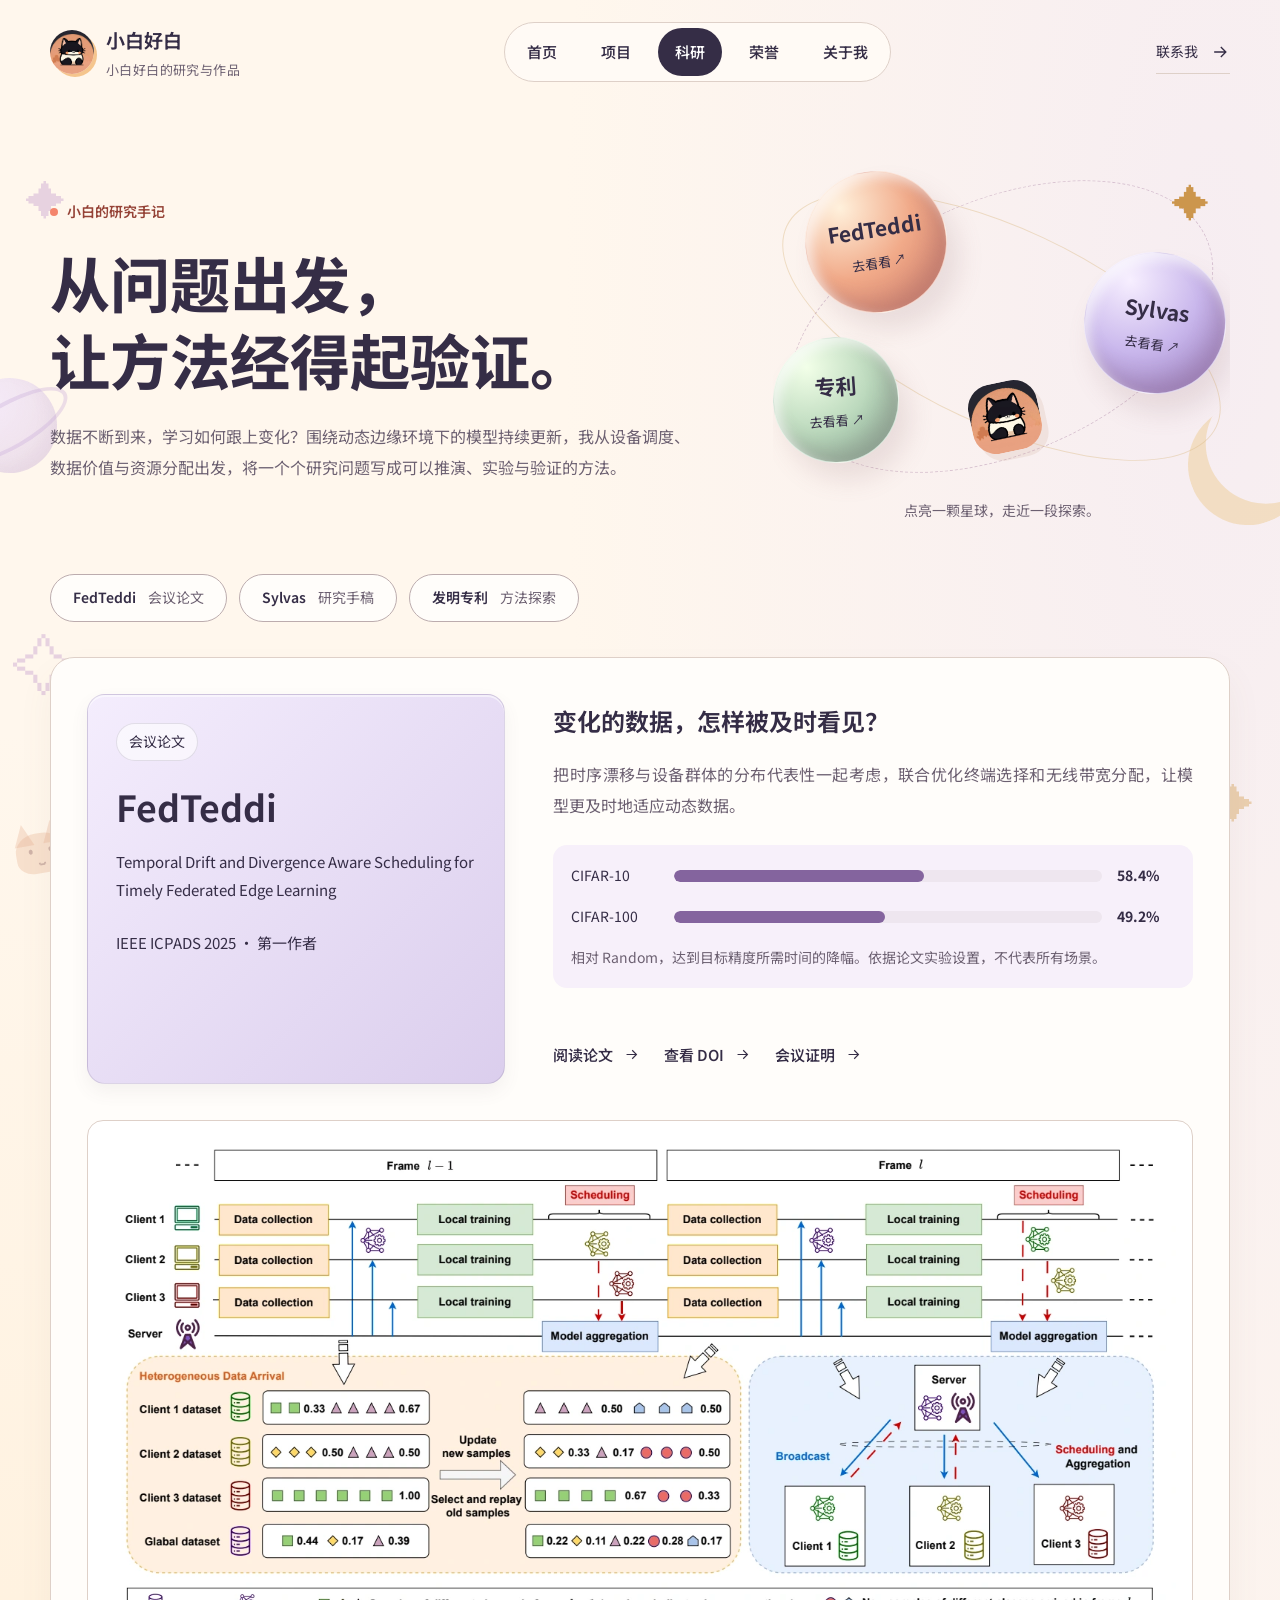
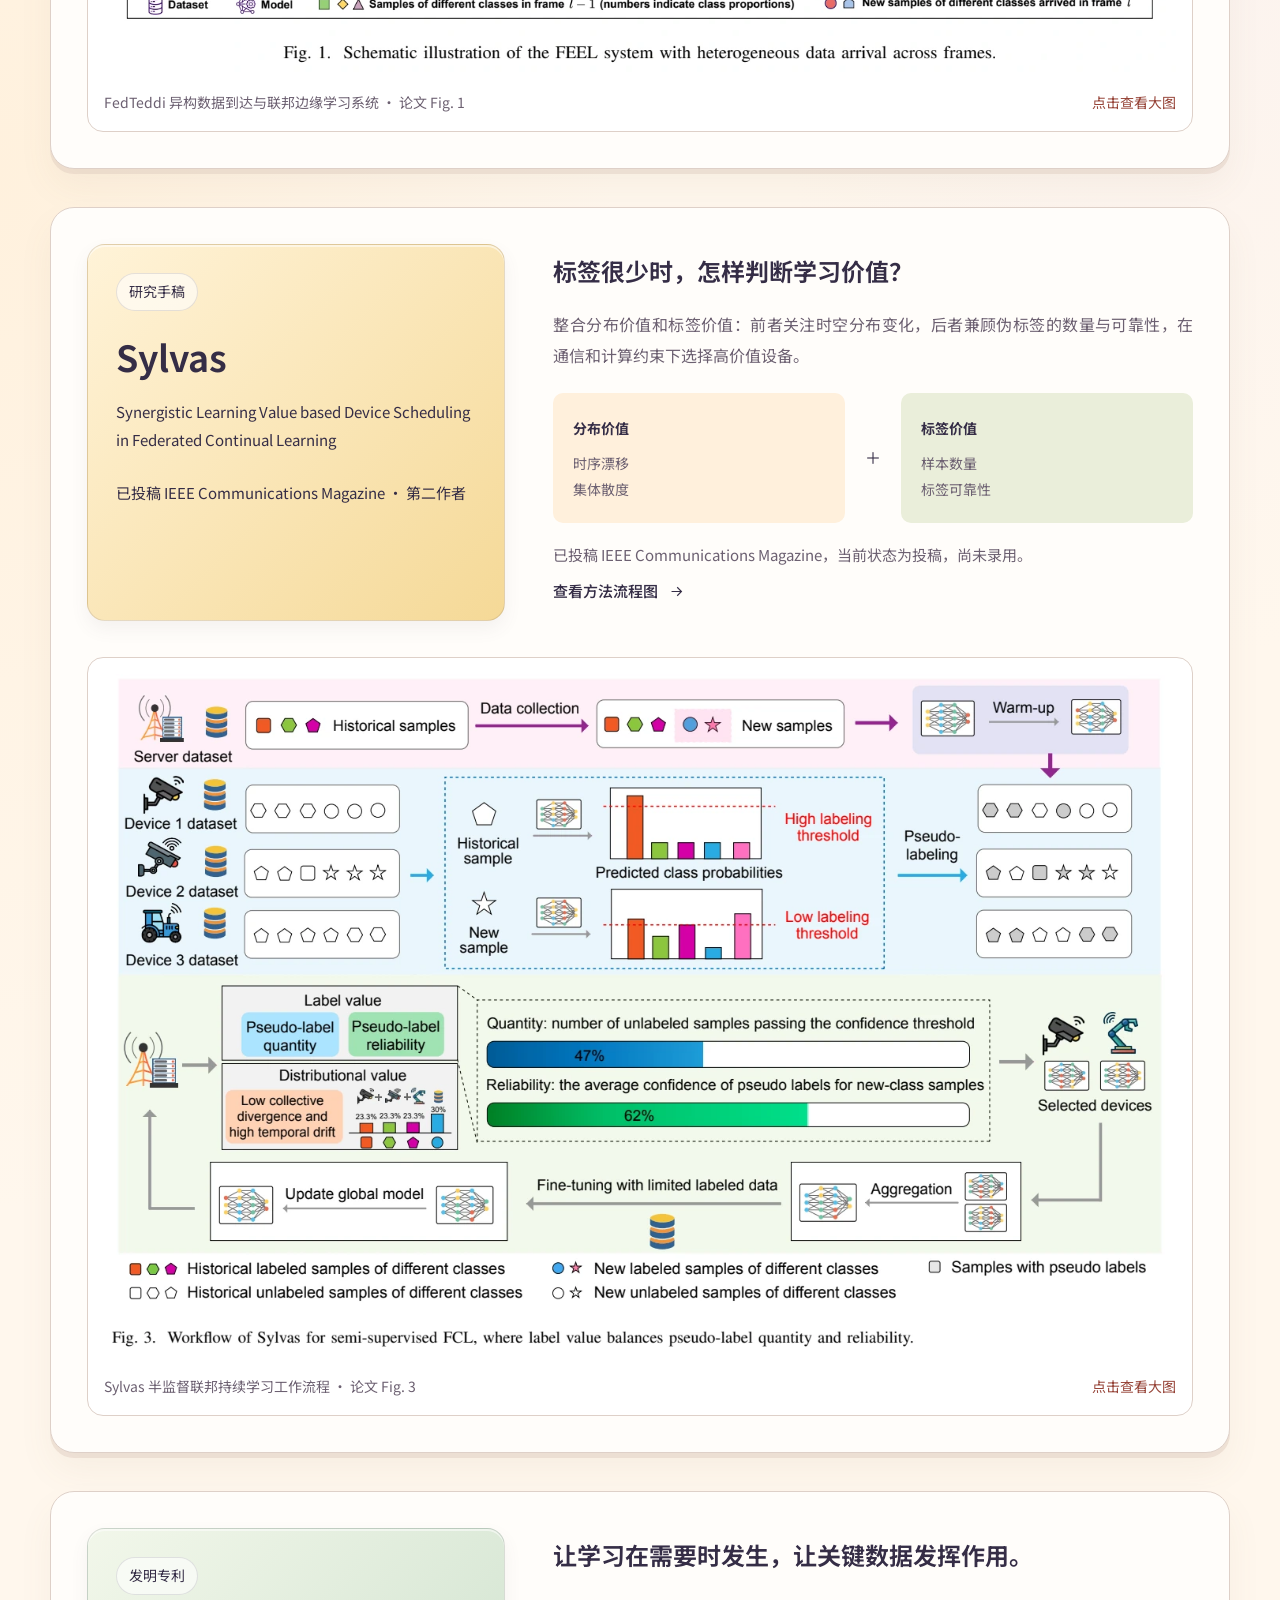
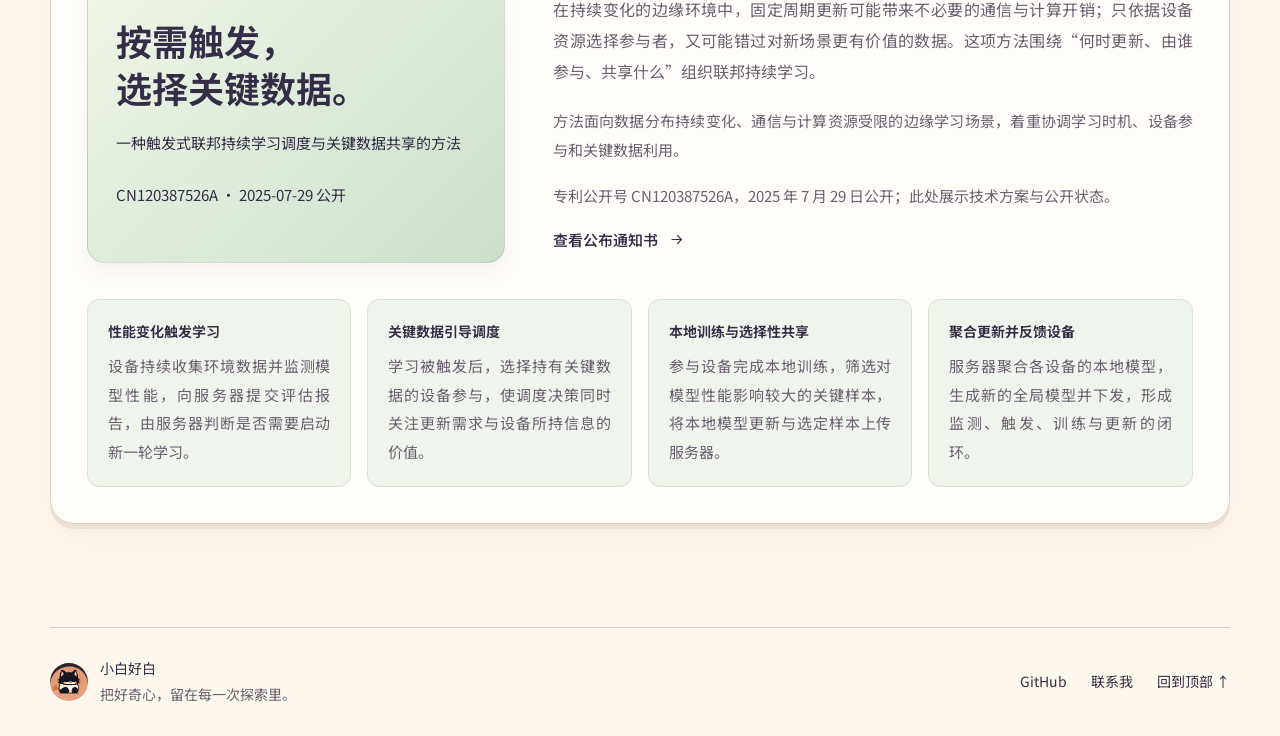
<file: publications.html>
<!doctype html><html lang="zh-CN"><head><meta charset="utf-8"><meta name="viewport" content="width=device-width,initial-scale=1"><meta name="theme-color" content="#fff7ed"><meta name="description" content="小白好白的研究与项目作品集。聚焦联邦持续学习、边缘智能与科研智能体，展示项目实践、论文和荣誉。"><title>科研成果 · 小白好白</title><link rel="icon" href="assets/images/cat-avatar.jpeg"><script src="script.js?v=20260909-celestial" defer></script><link rel="stylesheet" href="site.css?v=20260909-celestial"><link rel="preload" href="assets/fonts/noto-sans-sc-site.woff2?v=celestial" as="font" type="font/woff2" crossorigin></head><body><a class="skip-link" href="#main">跳到正文</a><header class="site-header"><a href="index.html" class="brand"><img src="assets/images/cat-avatar.jpeg" alt="" width="44" height="44"><span>小白好白<small>小白好白的研究与作品</small></span></a><nav aria-label="主导航"><a href="index.html">首页</a><a href="projects.html">项目</a><a href="publications.html" aria-current="page">科研</a><a href="awards.html">荣誉</a><a href="about.html">关于我</a></nav><a class="header-contact" href="about.html#contact">联系我 <svg viewBox="0 0 24 24" aria-hidden="true"><path d="M5 12h14M13 6l6 6-6 6"/></svg></a></header><div class="sky-garden" aria-hidden="true"><span class="sky-moon"></span><span class="sky-star star-one">✦</span><span class="sky-star star-two">✧</span><span class="sky-star star-three">✦</span><span class="sky-planet"></span><span class="sky-cat"><i></i><b>⌣</b></span></div><main id="main"><section class="container page-masthead masthead-research"><div class="masthead-copy"><p class="section-label">小白的研究手记</p><h1>从问题出发，<br>让方法经得起验证。</h1><p class="masthead-description">数据不断到来，学习如何跟上变化？围绕动态边缘环境下的模型持续更新，我从设备调度、数据价值与资源分配出发，将一个个研究问题写成可以推演、实验与验证的方法。</p></div><div class="cosmic-guide"><div class="guide-orbit" aria-hidden="true"></div><span class="guide-star" aria-hidden="true">✦</span><img class="guide-cat" src="assets/images/cat-avatar.jpeg" alt="" width="70" height="70"><button class="guide-planet guide-planet-0" data-guide-target="#fedteddi"><span>FedTeddi</span><small>去看看 ↗</small></button><button class="guide-planet guide-planet-1" data-guide-target="#sylvas"><span>Sylvas</span><small>去看看 ↗</small></button><button class="guide-planet guide-planet-2" data-guide-target="#patent"><span>专利</span><small>去看看 ↗</small></button><p>点亮一颗星球，走近一段探索。</p></div></section><nav class="container collection-nav" aria-label="科研目录"><a href="#fedteddi">FedTeddi <small>会议论文</small></a><a href="#sylvas">Sylvas <small>研究手稿</small></a><a href="#patent">发明专利 <small>方法探索</small></a></nav><div class="container publication-list"><article id="fedteddi" class="publication"><div class="paper-title"><span class="paper-type">会议论文</span><h2>FedTeddi</h2><p>Temporal Drift and Divergence Aware Scheduling for Timely Federated Edge Learning</p><span class="paper-status">IEEE ICPADS 2025 · 第一作者</span></div><div class="paper-body"><h3><span class="heading-phrase">变化的数据，</span><span class="heading-phrase">怎样被及时看见？</span></h3><p>把时序漂移与设备群体的分布代表性一起考虑，联合优化终端选择和无线带宽分配，让模型更及时地适应动态数据。</p><div class="result-bars"><div><span>CIFAR-10</span><span class="bar-track"><i style="--value:58.4%"></i></span><b>58.4%</b></div><div><span>CIFAR-100</span><span class="bar-track"><i style="--value:49.2%"></i></span><b>49.2%</b></div><p>相对 Random，达到目标精度所需时间的降幅。依据论文实验设置，不代表所有场景。</p></div><div class="links"><a class="text-link" href="assets/papers/fedteddi.pdf" target="_blank" rel="noreferrer">阅读论文<svg viewBox="0 0 24 24" aria-hidden="true"><path d="M5 12h14M13 6l6 6-6 6"/></svg></a><a class="text-link" href="https://doi.org/10.1109/ICPADS67057.2025.11322874" target="_blank" rel="noreferrer">查看 DOI<svg viewBox="0 0 24 24" aria-hidden="true"><path d="M5 12h14M13 6l6 6-6 6"/></svg></a><a class="text-link" href="assets/papers/icpads-proof.pdf" target="_blank" rel="noreferrer">会议证明<svg viewBox="0 0 24 24" aria-hidden="true"><path d="M5 12h14M13 6l6 6-6 6"/></svg></a></div></div><figure class="paper-architecture" id="fedteddi-architecture"><button class="image-zoom" data-zoom="assets/showcase/fedteddi-system.webp" data-caption="FedTeddi 异构数据到达与联邦边缘学习系统 · 论文 Fig. 1" aria-label="放大 FedTeddi 系统图"><img src="assets/showcase/fedteddi-system.webp" alt="FedTeddi 系统图：不同设备跨帧收集异构数据，更新与回放样本，通过设备调度、本地训练和模型聚合进行联邦边缘学习" width="1446" height="726" loading="lazy"></button><figcaption><span class="figure-caption-text">FedTeddi 异构数据到达与联邦边缘学习系统 · 论文 Fig. 1</span><span class="figure-action">点击查看大图</span></figcaption></figure></article><article id="sylvas" class="publication"><div class="paper-title"><span class="paper-type">研究手稿</span><h2>Sylvas</h2><p>Synergistic Learning Value based Device Scheduling in Federated Continual Learning</p><span class="paper-status">已投稿 IEEE Communications Magazine · 第二作者</span></div><div class="paper-body"><h3><span class="heading-phrase">标签很少时，</span><span class="heading-phrase">怎样判断学习价值？</span></h3><p>整合分布价值和标签价值：前者关注时空分布变化，后者兼顾伪标签的数量与可靠性，在通信和计算约束下选择高价值设备。</p><div class="value-pair"><div><b>分布价值</b><p>时序漂移<br>集体散度</p></div><span>＋</span><div><b>标签价值</b><p>样本数量<br>标签可靠性</p></div></div><p class="muted">已投稿 IEEE Communications Magazine，当前状态为投稿，尚未录用。</p><a class="text-link" href="#sylvas-architecture">查看方法流程图<svg viewBox="0 0 24 24" aria-hidden="true"><path d="M5 12h14M13 6l6 6-6 6"/></svg></a></div><figure class="paper-architecture" id="sylvas-architecture"><button class="image-zoom" data-zoom="assets/showcase/sylvas-workflow.webp" data-caption="Sylvas 半监督联邦持续学习工作流程 · 论文 Fig. 3" aria-label="放大 Sylvas 工作流程图"><img src="assets/showcase/sylvas-workflow.webp" alt="Sylvas 工作流程：数据收集、伪标签生成、分布价值与标签价值评估、设备选择、模型聚合与更新" width="1358" height="868" loading="lazy"></button><figcaption><span class="figure-caption-text">Sylvas 半监督联邦持续学习工作流程 · 论文 Fig. 3</span><span class="figure-action">点击查看大图</span></figcaption></figure></article><article class="publication" id="patent"><div class="paper-title"><span class="paper-type">发明专利</span><h2><span class="heading-phrase">按需触发，</span><span class="heading-phrase">选择关键数据。</span></h2><p>一种触发式联邦持续学习调度与关键数据共享的方法</p><span class="paper-status">CN120387526A · 2025-07-29 公开</span></div><div class="paper-body"><h3><span class="heading-phrase">让学习在需要时发生，</span><span class="heading-phrase">让关键数据发挥作用。</span></h3><p>在持续变化的边缘环境中，固定周期更新可能带来不必要的通信与计算开销；只依据设备资源选择参与者，又可能错过对新场景更有价值的数据。这项方法围绕“何时更新、由谁参与、共享什么”组织联邦持续学习。</p><p class="patent-context">方法面向数据分布持续变化、通信与计算资源受限的边缘学习场景，着重协调学习时机、设备参与和关键数据利用。</p><p class="muted">专利公开号 CN120387526A，2025 年 7 月 29 日公开；此处展示技术方案与公开状态。</p><a class="text-link" href="assets/patents/patent-publication-notice.pdf" target="_blank" rel="noreferrer">查看公布通知书<svg viewBox="0 0 24 24" aria-hidden="true"><path d="M5 12h14M13 6l6 6-6 6"/></svg></a></div><div class="patent-method"><div><h4>性能变化触发学习</h4><p>设备持续收集环境数据并监测模型性能，向服务器提交评估报告，由服务器判断是否需要启动新一轮学习。</p></div><div><h4>关键数据引导调度</h4><p>学习被触发后，选择持有关键数据的设备参与，使调度决策同时关注更新需求与设备所持信息的价值。</p></div><div><h4>本地训练与选择性共享</h4><p>参与设备完成本地训练，筛选对模型性能影响较大的关键样本，将本地模型更新与选定样本上传服务器。</p></div><div><h4>聚合更新并反馈设备</h4><p>服务器聚合各设备的本地模型，生成新的全局模型并下发，形成监测、触发、训练与更新的闭环。</p></div></div></article></div></main><footer class="site-footer"><div><img src="assets/images/cat-avatar.jpeg" width="38" height="38" alt=""><p>小白好白 <span>把好奇心，留在每一次探索里。</span></p></div><p><a href="https://github.com/bai9yu" target="_blank" rel="noreferrer">GitHub</a><a href="about.html#contact">联系我</a><button class="back-top" aria-label="回到顶部">回到顶部 ↑</button></p></footer><dialog id="image-dialog" aria-labelledby="image-title"><div class="lightbox-head"><p id="image-title"></p><button class="icon-button" data-close aria-label="关闭图片">×</button></div><img alt=""><p class="lightbox-note">按 Esc 关闭</p></dialog></body></html>
</file>
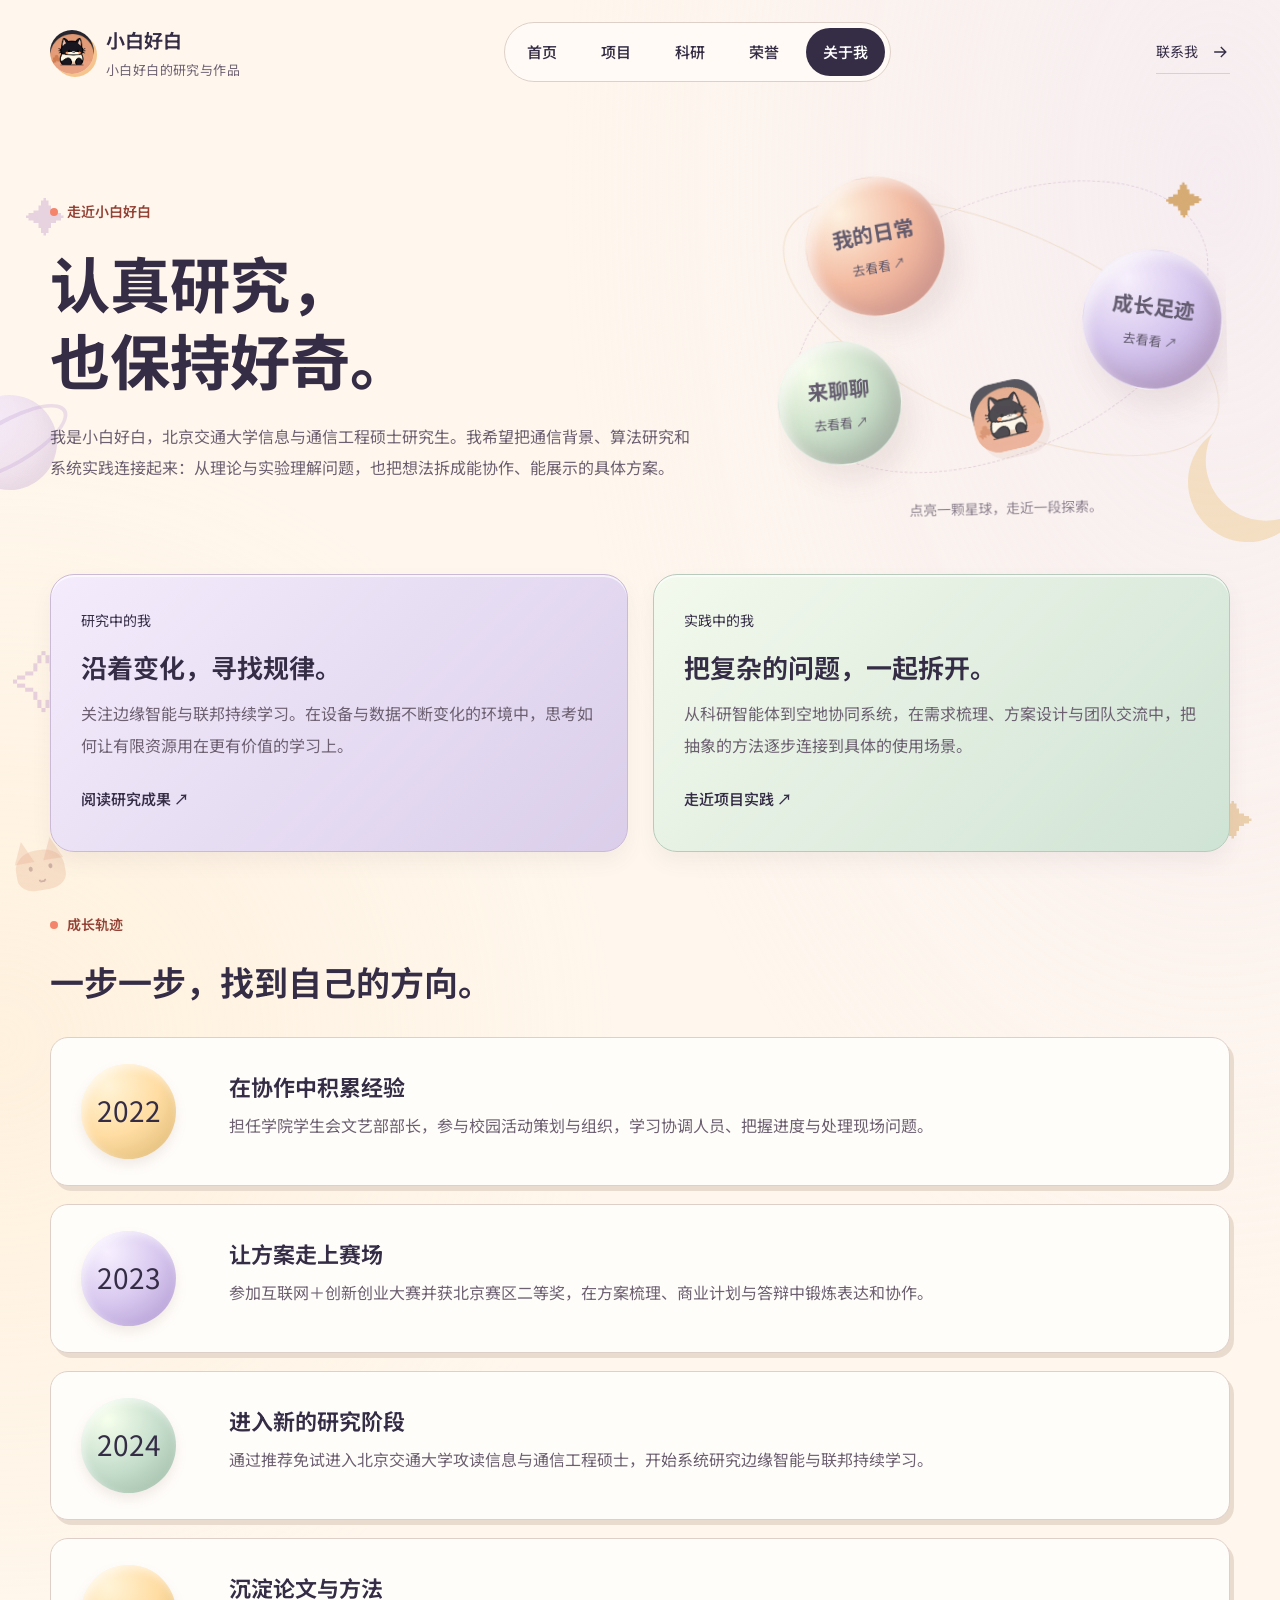
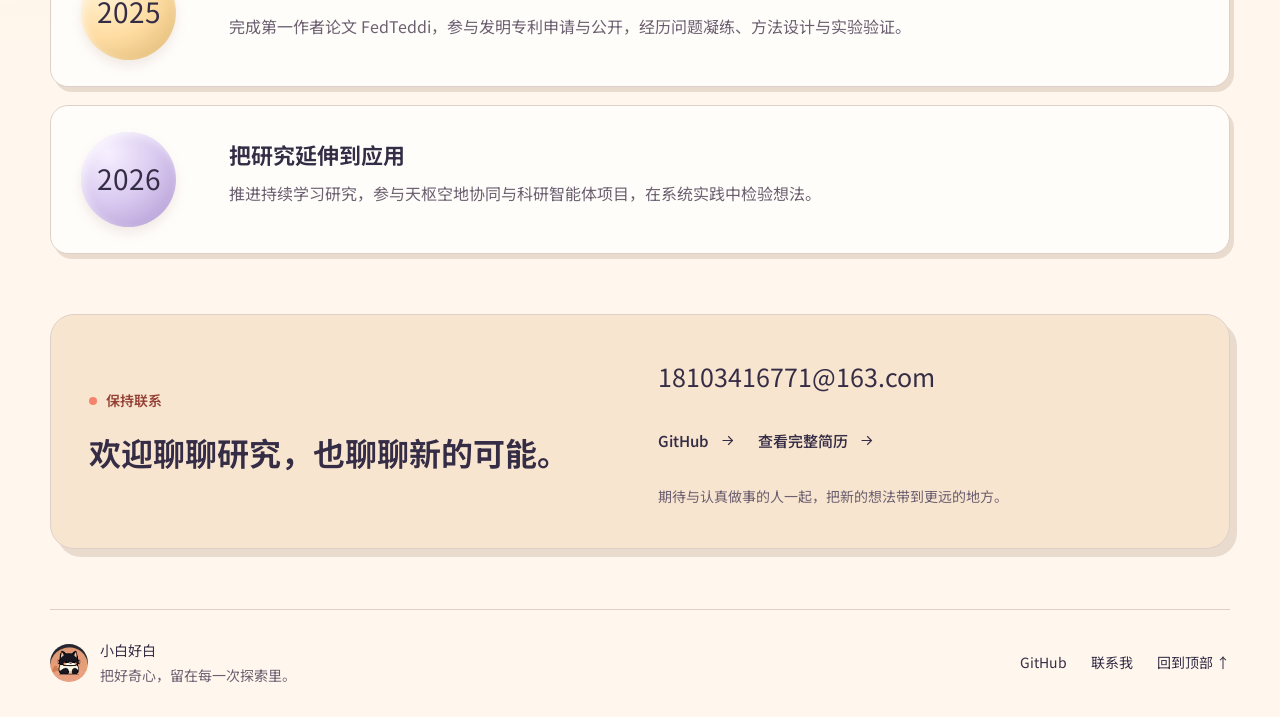
<file: timeline.html>
<!doctype html><html lang="zh-CN"><head><meta charset="utf-8"><meta name="viewport" content="width=device-width,initial-scale=1"><meta http-equiv="refresh" content="0;url=about.html#journey"><link rel="canonical" href="https://bai9yu.github.io/portfolio/about.html#journey"><title>成长轨迹 · 小白好白</title></head><body><p><a href="about.html#journey">查看小白的成长轨迹</a></p></body></html>
</file>
<file: site.css>
:root{--paper:#fffaf5;--ink:#393142;--muted:#756a76;--peach:#ffd19e;--lavender:#e8deef;--sage:#647258;--accent:#a9422e;--line:#e9ded7;--white:#fff;--shadow:0 22px 55px #523a3520;color-scheme:light;font-family:'Avenir Next','PingFang SC','Microsoft YaHei',sans-serif;color:var(--ink);background:var(--paper)}
*{box-sizing:border-box}
html{scroll-behavior:smooth;scroll-padding-top:110px}
body{margin:0;font-size:16px;line-height:1.75}
button,a{-webkit-tap-highlight-color:transparent}
a{color:inherit;text-decoration:none}
button{font:inherit;color:inherit;cursor:pointer}
button:disabled{cursor:default}
button,input{accent-color:var(--accent)}
button{border:0;background:none}
img{display:block;max-width:100%;height:auto}
svg{width:20px;height:20px;fill:none;stroke:currentColor;stroke-width:1.6;flex:none}
h1,h2,h3,p{margin:0}
h1,h2,h3{line-height:1.3;text-wrap:balance}
h1{font-size:clamp(38px,4.7vw,66px);letter-spacing:-.045em;font-weight:650}
h2{font-size:clamp(27px,3vw,38px);letter-spacing:-.035em;font-weight:600}
h3{font-size:21px;font-weight:600}
p{max-width:70ch}
a:focus-visible,button:focus-visible,summary:focus-visible,[tabindex]:focus-visible{outline:3px solid var(--accent);outline-offset:5px;border-radius:6px}
[hidden]{display:none!important}
.container{max-width:1240px;width:calc(100% - 100px);margin-inline:auto}
.section-label{font-size:14px;color:var(--accent);font-weight:600;margin-bottom:14px}
.muted{color:var(--muted);font-size:14px}
.site-header{max-width:1440px;margin:auto;padding:22px 50px;display:flex;align-items:center;gap:30px;justify-content:space-between;background:var(--paper)}
.brand{display:flex;align-items:center;gap:12px;white-space:nowrap;font-weight:650;font-size:19px}
.brand img{border-radius:50%;width:44px;height:44px}
.brand small{display:block;color:var(--muted);font-size:14px;font-weight:400;letter-spacing:.03em}
.site-header nav{display:flex;gap:10px;align-items:center}
.site-header nav a{display:block;font-size:14px;padding:10px 17px;border-radius:30px;transition:background .2s}
.site-header nav a[aria-current],.site-header nav a:hover{background:var(--lavender)}
.header-contact{display:flex;align-items:center;gap:12px;font-size:14px}
.skip-link{position:fixed;top:-100px;left:15px;z-index:50;background:var(--ink);color:white;padding:12px}
.skip-link:focus{top:10px}
.hello{font-size:14px;display:flex;align-items:center;gap:9px;margin-bottom:24px}
.hello>span{width:8px;height:8px;border-radius:50%;background:var(--sage);box-shadow:0 0 0 5px #64725813}
.hero-description{margin-top:25px;color:var(--muted);font-size:15px;line-height:1.9;max-width:400px}
.hero-actions{display:flex;gap:12px;margin-top:30px;flex-wrap:wrap}
.button{display:inline-flex;align-items:center;gap:16px;justify-content:center;padding:13px 22px;border-radius:10px;font-size:14px;font-weight:550;min-height:48px;transition:background .2s,transform .2s}
.button:hover{transform:translateY(-2px)}
.primary{background:var(--ink);color:white}
.primary:hover{background:#564560}
.secondary{border:1px solid var(--line);background:white}
.icon-button{display:inline-flex;justify-content:center;align-items:center;width:44px;height:44px;border:1px solid #d7c6d9;border-radius:50%;background:#fff9;font-size:20px;transition:background .2s,transform .2s}
.icon-button:hover{background:white;transform:translateY(-2px)}
.section-heading{display:flex;align-items:end;justify-content:space-between;gap:20px;margin-bottom:34px}
.text-link{display:inline-flex;align-items:center;gap:9px;font-size:14px;font-weight:550;min-height:44px;transition:color .2s}
.text-link:hover{color:var(--accent)}
.site-footer{max-width:1340px;margin:0 auto;padding:30px 50px;display:flex;align-items:center;justify-content:space-between;gap:20px;border-top:1px solid var(--line);font-size:14px}
.site-footer>div{display:flex;gap:12px;align-items:center}
.site-footer img{border-radius:50%}
.site-footer p span{display:block;font-size:14px;color:var(--muted)}
.site-footer>p{display:flex;align-items:center;gap:25px}
.back-top{font-size:14px;padding:10px 0}
.award-filter{display:flex;align-items:center;gap:10px;flex-wrap:wrap;padding-bottom:25px}
.award-filter button{border:1px solid var(--line);border-radius:28px;padding:10px 18px;font-size:14px;min-height:44px;background:white}
.award-filter button[aria-pressed=true]{background:var(--ink);color:white;border-color:var(--ink)}
.award-filter>span{margin-left:auto;font-size:14px;color:var(--muted)}
summary{cursor:pointer;list-style:none;min-height:50px;display:flex;align-items:center;justify-content:space-between;font-size:14px;gap:15px}
summary::-webkit-details-marker{display:none}
summary span{font-size:20px;transition:transform .2s}
details[open] summary span{transform:rotate(45deg)}
dd{margin:0}
.links{display:flex;flex-wrap:wrap;gap:8px 22px;margin-top:20px}
.image-zoom{padding:0;width:100%;display:block;background:white;border-radius:7px;overflow:hidden}
.publication-list{padding-bottom:80px}
.publication{display:grid;grid-template-columns:1fr 1.2fr;gap:70px;padding:55px 0;border-top:1px solid var(--line);scroll-margin-top:40px}
.paper-title{background:#eee5f0;padding:34px;border-radius:10px 48px 10px 10px;align-self:start}
.publication:nth-child(2) .paper-title{background:#fbe5c8}
.publication:nth-child(3) .paper-title{background:#e7eddf}
.paper-type{font-size:14px;color:var(--muted)}
.paper-title h2{font-family:'Avenir Next','PingFang SC',sans-serif;margin:24px 0 20px;font-size:36px}
.paper-title>p{font-size:14px;line-height:1.8}
.paper-status{font-size:14px;display:block;margin-top:32px}
.paper-body h3{font-size:25px;margin-bottom:20px}
.paper-body>p{font-size:15px;color:var(--muted)}
.paper-body .muted{font-size:14px;margin-top:18px}
.result-bars{margin:24px 0}
.result-bars>div{display:grid;grid-template-columns:88px 1fr 58px;gap:15px;align-items:center;margin-top:15px;font-size:14px}
.bar-track{height:12px;border-radius:20px;background:#eee6ef;overflow:hidden}
.bar-track i{display:block;height:100%;width:var(--value);background:#a686b2;border-radius:20px}
.result-bars p{font-size:14px;line-height:1.8;color:var(--muted);margin-top:15px}
.value-pair{display:flex;align-items:center;gap:20px;margin-top:22px}
.value-pair>div{padding:20px;flex:1;border-radius:10px;background:#fff0dc}
.value-pair>div:last-child{background:#eaeeda}
.value-pair b{font-size:14px}
.value-pair p{font-size:14px;color:var(--muted);margin-top:8px}
.award-grid{display:grid;grid-template-columns:repeat(3,1fr);gap:38px 28px;padding:30px 0 90px}
.award-card{min-width:0;scroll-margin-top:30px;animation:frame-in .3s ease-out}
.award-image{padding:20px;background:#efe2d3;display:block;width:100%;border-radius:9px;position:relative;overflow:hidden}
.award-card:nth-child(3n+2) .award-image{background:#e8dfed}
.award-card:nth-child(3n+3) .award-image{background:#e4e9db}
.award-image img{width:100%;aspect-ratio:1.4;object-fit:contain;filter:drop-shadow(0 5px 6px #40332122);transition:transform .3s}
.award-image:hover img{transform:scale(1.035) rotate(-1deg)}
.award-image>span{position:absolute;right:10px;bottom:10px;background:#fffdf5e8;border-radius:4px;padding:3px 8px;font-size:14px}
.award-card>div{padding:18px 3px}
.award-card small{font-size:14px;color:var(--muted)}
.award-card h2{font-size:18px;margin-top:8px;margin-bottom:7px}
.award-card p{font-size:14px;color:var(--accent)}
dialog{padding:20px;border:0;border-radius:14px;max-width:min(1000px,94vw);width:fit-content;max-height:92vh;box-shadow:var(--shadow);background:var(--paper)}
dialog::backdrop{background:#302437bd;backdrop-filter:blur(5px)}
dialog[open]{animation:frame-in .2s ease-out}
.lightbox-head{display:flex;align-items:center;justify-content:space-between;gap:30px;margin-bottom:12px;font-size:14px}
.lightbox-head .icon-button{flex-shrink:0}
dialog>img{max-height:70vh;width:auto;margin:auto;object-fit:contain}
.lightbox-note{text-align:center;font-size:14px;color:var(--muted);margin-top:10px}
.about-journey{padding:50px 0 65px}
.timeline{margin:0;padding:0;list-style:none;max-width:940px}
.timeline li{display:grid;grid-template-columns:140px 1fr;gap:35px;padding:28px 0}
.timeline time{font-size:34px;color:#ad8195;font-family:Georgia,serif}
.timeline h3{font-size:21px}
.timeline p{font-size:14px;color:var(--muted);margin-top:12px}
.timeline li+li{border-top:1px solid var(--line)}
.contact-section{display:grid;grid-template-columns:1fr 1fr;gap:50px;padding:60px 0 100px;border-top:1px solid var(--line);align-items:center}
.contact-email{font-size:clamp(18px,2.1vw,26px);overflow-wrap:anywhere}
.contact-section .muted{margin-top:20px;font-size:14px}
@keyframes frame-in{from{opacity:.4;transform:translateY(5px)}to{opacity:1;transform:none}}
@media(max-width:1000px){.container{width:calc(100% - 60px)}
.site-header{padding:20px 30px;gap:15px}
.site-header nav{gap:0}
.site-header nav a{padding:10px 12px}
.header-contact{display:none}
.publication{gap:35px}}
@media(max-width:760px){.container{width:calc(100% - 40px)}
.site-header{padding:16px 20px;flex-wrap:wrap;gap:15px}
.brand{font-size:18px}
.brand small{font-size:14px}
.site-header nav{order:2;justify-content:space-between;flex:1 0 100%;border-top:1px solid var(--line);padding-top:10px}
.site-header nav a{padding:8px 15px;font-size:14px}
.hello{font-size:14px;margin-bottom:20px}
.hero-description{font-size:14px;margin-top:22px;max-width:460px}
.hero-actions{margin-top:24px}
.section-heading{align-items:start;gap:20px;margin-bottom:26px}
.section-heading>.text-link{font-size:14px;white-space:nowrap}
.section-heading h2{font-size:26px}
.section-label{font-size:14px}
.site-footer{padding:25px 20px;flex-direction:column;align-items:start;gap:20px}
.award-filter{gap:8px}
.award-filter button{padding:9px 13px;font-size:14px}
.award-filter>span{width:100%;margin:5px 0 0}
.publication{grid-template-columns:1fr;gap:28px;padding:35px 0}
.paper-title{padding:27px}
.paper-title h2{font-size:34px;margin:20px 0}
.paper-status{margin-top:25px}
.paper-body h3{font-size:23px}
.paper-body>p{font-size:14px}
.publication-list{padding-bottom:35px}
.award-grid{grid-template-columns:repeat(2,1fr);gap:22px 14px;padding:15px 0 45px}
.award-image{padding:10px}
.award-image>span{font-size:14px;bottom:5px;right:5px}
.award-card>div{padding:13px 0}
.award-card h2{font-size:15px;line-height:1.55}
.award-card p{font-size:14px}
.award-card small{font-size:14px}
.about-journey{padding:35px 0}
.timeline li{grid-template-columns:65px 1fr;gap:20px}
.timeline time{font-size:27px}
.timeline h3{font-size:19px}
.timeline p{font-size:14px}
.contact-section{grid-template-columns:1fr;gap:30px;padding:45px 0 60px}
.lightbox-head{font-size:14px}
dialog{padding:12px}}
@media(prefers-reduced-motion:reduce){html{scroll-behavior:auto}
*,*::before,*::after{animation:none!important;transition:none!important;scroll-behavior:auto!important}}
.word-links{display:flex;flex-wrap:wrap;gap:16px 30px;margin-top:28px}
.word-links .text-link{gap:14px;border-bottom:1px solid #c9b6ba;border-radius:0;font-size:14px}
.word-links .text-link>span{transition:transform .2s}
.word-links .text-link:hover>span{transform:translate(3px,-3px)}
.project-index{max-width:1080px;display:flex;gap:28px;padding-bottom:24px;font-size:14px;flex-wrap:wrap}
.project-index a{min-height:44px;display:flex;align-items:center;border-bottom:1px solid #cebabf;transition:color .2s}
.project-index a:hover{color:var(--accent)}
.text-case-list{max-width:1080px}
.text-case{display:grid;grid-template-columns:.8fr 1.3fr;gap:70px;padding:65px 0 80px;border-top:1px solid var(--line);scroll-margin-top:30px}
.text-case header{align-self:start;position:sticky;top:35px}
.text-case h2{font-family:'Songti SC','STSong',serif;font-weight:500;font-size:38px;line-height:1.45}
.case-tagline{font-size:15px;color:#8d6575;line-height:1.9;margin-top:22px;max-width:260px}
.case-description{font-size:16px;line-height:2.15}
.text-features{display:grid;grid-template-columns:repeat(3,1fr);gap:22px;margin-top:35px;padding-block:26px;border-block:1px solid var(--line)}
.text-features h3{font-size:15px;font-weight:550}
.text-features p{font-size:14px;line-height:1.9;color:var(--muted);margin-top:13px}
.text-case-details{margin-top:25px}
.text-case-details details{border-bottom:1px solid var(--line)}
.text-case-details summary{font-size:14px;min-height:58px}
.text-case-details details>p{font-size:14px;line-height:2;color:var(--muted);padding-bottom:20px}
.paper-architecture{grid-column:1/-1;margin:8px 0 0;padding:24px;background:white;border:1px solid var(--line);border-radius:10px}
.paper-architecture img{width:100%;max-height:620px;object-fit:contain}
.paper-architecture figcaption{font-size:14px;color:var(--muted);margin-top:18px;display:flex;justify-content:space-between;gap:20px}
.paper-architecture figcaption span{white-space:nowrap;color:var(--accent)}
@media(max-width:900px){.text-case{gap:40px}
.text-features{grid-template-columns:1fr;gap:18px}
.text-features>div{display:grid;grid-template-columns:85px 1fr;gap:16px}
.text-features p{margin:0}
.text-case h2{font-size:32px}}
@media(max-width:760px){.word-links{gap:15px 25px;margin-top:23px}
.word-links .text-link{font-size:14px}
.project-index{gap:12px 22px;font-size:14px;padding-bottom:20px}
.text-case{grid-template-columns:1fr;gap:26px;padding:40px 0 50px}
.text-case header{position:static}
.text-case h2{font-size:31px}
.case-tagline{max-width:none;font-size:14px;margin-top:14px}
.case-description{font-size:14px;line-height:2.1}
.text-features{margin-top:25px;padding:23px 0}
.text-features h3{font-size:14px}
.text-features p{font-size:14px}
.text-case-details{margin-top:18px}
.text-case-details details>p{font-size:14px}
.paper-architecture{padding:12px}
.paper-architecture figcaption{font-size:14px;gap:10px;flex-wrap:wrap;margin-top:12px}}
.case-tagline{text-wrap:balance}
:root{--paper:#fff7ed;--ink:#352d46;--muted:#6c6071;--accent:#954236;--peach:#f6ca65;--lavender:#e2d9fa;--line:#e4d6d0;--coral:#f4856c;--lilac:#bdb0ee;--mint:#b6d7c4}
body{background:radial-gradient(circle at 90% 8%,#fae4cf 0,transparent 26%),var(--paper)}
.site-header{background:transparent}
.site-header nav{padding:5px;border:1px solid #dfd3cd;border-radius:40px;background:#fffaf5}
.site-header nav a[aria-current]{background:var(--ink);color:white}
.brand img{box-shadow:3px 3px 0 #f5c58d;transition:transform .3s}
.brand:hover img{transform:rotate(-12deg)}
.button{border-radius:30px;padding:13px 24px}
.primary{box-shadow:4px 4px 0 var(--coral)}
.primary:hover{transform:translate(-2px,-2px);box-shadow:6px 6px 0 var(--coral)}
.secondary{border-color:#bbaeaf}
.playground-hero{display:grid;grid-template-columns:1fr 1fr;align-items:center;gap:40px;padding:65px 0 70px;min-height:680px}
.playground-intro h1{font-size:clamp(42px,4.8vw,68px);font-weight:750;letter-spacing:-.05em;line-height:1.28}
.playground-intro .hero-description{max-width:490px;font-size:15px}
.intro-note{display:flex;gap:14px;align-items:center;margin-top:32px}
.intro-note>span{font-size:46px;color:#a45443;line-height:1}
.intro-note p{font-size:14px}
.intro-note small{color:var(--muted);font-size:14px}
.research-universe{min-width:0;position:relative}
.universe-scene{position:relative;height:420px;isolation:isolate}
.universe-globe{position:absolute;width:255px;height:255px;left:50%;top:48%;transform:translate(-50%,-50%);border-radius:50%;background:radial-gradient(circle at 32% 26%,#ffefc7 0%,#efb99f 42%,#bb94c6 78%,#7f6dab 100%);box-shadow:inset -18px -15px 30px #78589133,16px 25px 40px #8d688530;overflow:hidden;transition:filter .7s,rotate .7s}
.universe-globe i{position:absolute;inset:0 26%;border:1px solid #fff8;border-radius:50%;transform:rotate(-28deg)}
.universe-globe i:nth-child(2){inset:25% -10%;transform:rotate(-28deg)}
.universe-globe i:nth-child(3){inset:8% 10%;transform:rotate(65deg)}
.universe-globe span{position:absolute;inset:0;display:grid;place-content:center;font-size:33px;font-weight:700;line-height:1.25;color:#513b59;text-align:center;letter-spacing:.04em}
.orbit{position:absolute;left:50%;top:48%;width:95%;height:200px;border:1px solid #a58caa80;border-radius:50%;transform:translate(-50%,-50%) rotate(-24deg);z-index:-1}
.orbit-b{width:75%;height:330px;transform:translate(-50%,-50%) rotate(35deg);border-style:dashed}
.planet{position:absolute;border-radius:50%;width:138px;height:138px;display:flex;align-items:center;justify-content:center;flex-direction:column;font-size:17px;font-weight:650;border:1px solid #352d4633;box-shadow:5px 8px 0 #62466a16;transition:transform .3s,box-shadow .3s;background:var(--peach)}
.planet small{display:block;font-size:14px;font-weight:400;margin-top:5px}
.planet-a{left:0;top:50px;background:var(--coral)}
.planet-b{right:0;top:5px;background:var(--lilac);width:125px;height:125px}
.planet-c{bottom:20px;right:5%;background:var(--mint);width:148px;height:148px}
.planet:hover,.planet[aria-pressed=true]{transform:translateY(-7px);box-shadow:5px 12px 0 #62466a22}
.planet[aria-pressed=true]{outline:2px solid var(--ink);outline-offset:6px}
.universe-cat{position:absolute;bottom:28px;left:11%;border-radius:20px;transform:rotate(-12deg);border:5px solid white;box-shadow:5px 5px 0 var(--peach)}
.spark{position:absolute;color:#b45640;font-size:43px;pointer-events:none}
.spark-a{top:2px;left:36%}
.spark-b{bottom:3px;left:44%;font-size:58px}
.universe-caption{position:relative;border:1px solid #ddcfc8;background:#fffaf7;box-shadow:7px 7px 0 #e4d9e9;border-radius:16px;padding:20px 24px;margin:8px 12px 0}
.universe-caption>span{font-weight:700;font-size:17px}
.universe-caption p{font-size:14px;color:var(--muted);margin:6px 0}
.universe-caption a{font-size:14px;display:inline-flex;min-height:34px;align-items:center;text-decoration:underline;text-underline-offset:5px}
.interest-ribbon{display:flex;align-items:center;justify-content:center;gap:36px;padding:20px;background:var(--ink);color:#fff0dc;flex-wrap:wrap;transform:rotate(-1.3deg);font-size:16px}
.interest-ribbon b{font-size:25px;color:var(--peach);font-weight:400}
.discovery-section{padding:85px 0}
.discovery-grid{display:grid;grid-template-columns:repeat(3,1fr);gap:24px}
.discovery-card{display:block;padding:28px;border:1px solid #352d4626;position:relative;border-radius:22px;min-height:480px;overflow:hidden;transition:transform .3s,box-shadow .3s}
.discovery-card:nth-child(2){border-radius:100px 22px 22px 22px;padding-top:40px}
.discovery-card:nth-child(3){border-radius:22px 22px 100px 22px}
.coral{background:#f8b29c}
.lilac{background:#d5c8f1}
.mint{background:#c5dfcc}
.discovery-card:hover{transform:translateY(-8px) rotate(-1deg);box-shadow:8px 12px 0 #352d4620}
.card-category{font-size:14px;border:1px solid #352d4670;border-radius:30px;padding:7px 13px;display:inline-flex}
.card-sculpture{height:170px;position:relative;display:flex;justify-content:center;align-items:center}
.card-sculpture i{position:absolute;display:block;background:#ffe9bf;width:105px;height:105px;border-radius:50%;border:1px solid #352d4640;box-shadow:inset -8px -8px 15px #93614c22;transition:transform .5s}
.sculpture-meowscholar i:first-child{transform:translate(-53px,10px);background:#fbecbd}
.sculpture-meowscholar i:nth-child(2){transform:translate(48px,-4px);background:#f8d6bd}
.sculpture-meowscholar i:nth-child(3){width:74px;height:74px;background:#352d46;transform:translateY(24px);border-radius:22px;box-shadow:inset 0 0 0 13px #524364}
.sculpture-memory i{border-radius:24px;width:124px;height:84px;background:#f2e8ff;transform:rotate(-14deg) translate(-22px,-20px)}
.sculpture-memory i:nth-child(2){transform:rotate(4deg) translate(8px,8px);background:#aa92d5}
.sculpture-memory i:nth-child(3){transform:rotate(20deg) translate(35px,27px);background:#654e8b}
.sculpture-tianshu i{width:130px;height:130px;background:#78a797}
.sculpture-tianshu i:nth-child(2){width:190px;height:70px;background:none;border:2px solid #456b62;transform:rotate(-28deg);box-shadow:none}
.sculpture-tianshu i:nth-child(3){width:35px;height:35px;background:#ffdf83;transform:translate(73px,-30px)}
.discovery-card:hover .card-sculpture i:last-child{transform:translate(20px,-12px) rotate(12deg)}
.discovery-card h3{font-size:27px;margin:8px 0 14px}
.discovery-card>p{font-size:15px;line-height:1.9}
.card-bottom{display:flex;justify-content:space-between;gap:12px;align-items:center;margin-top:26px}
.card-bottom small{font-size:14px}
.card-bottom>span{height:44px;width:44px;flex:none;border:1px solid #352d46;border-radius:50%;display:grid;place-items:center;font-size:22px}
.research-story{display:grid;grid-template-columns:1fr 1fr;gap:85px;padding:30px 0 90px;align-items:center}
.research-story-heading>p:not(.section-label){font-size:15px;color:var(--muted);line-height:2;margin-top:22px}
.research-story-heading .text-link{margin-top:20px}
.paper-stack{padding:20px 10px}
.paper-stack a{display:block;border:1px solid #b9a9bd;border-radius:15px;padding:30px;background:#e4d8f2;transform:rotate(-3deg);box-shadow:6px 6px 0 #b8a4c840;transition:transform .3s}
.paper-stack a+a{background:#ffe4ad;margin-top:18px;transform:rotate(2deg);border-color:#d4b36f}
.paper-stack a:hover{transform:rotate(0) translateX(-6px)}
.paper-stack small{font-size:14px}
.paper-stack h3{font-family:Georgia,serif;font-size:37px;margin:14px 0}
.paper-stack p{font-size:14px}
.paper-stack span{font-size:14px;display:block;margin-top:18px}
.honor-room{display:grid;grid-template-columns:1fr 1fr;gap:80px;align-items:center;padding:55px;border-radius:35px;background:#f8e5ce;margin-bottom:90px}
.honor-room>div>p:not(.section-label){margin:23px 0;color:var(--muted);font-size:14px;line-height:2}
.honor-postcards{position:relative;padding:10px 15px}
.honor-postcards>a{display:block;padding:25px 30px;border:1px solid #bdaa95;background:#fff8e6;box-shadow:5px 7px 0 #bb94772a;transform:rotate(4deg);position:relative;transition:transform .3s}
.honor-postcards>a+a{transform:rotate(-4deg);margin-top:14px;background:#ede5f8}
.honor-postcards>a:hover{transform:rotate(0)}
.honor-postcards small{font-size:14px}
.honor-postcards h3{font-size:26px;margin:16px 0}
.honor-postcards p{font-size:14px}
.postcard-seal{position:absolute;right:15px;top:15px;font-size:60px;color:#9d593b}
.project-index{max-width:1240px;gap:14px;padding:0 0 40px}
.project-index a{border:1px solid #bdaeaf;border-radius:40px;padding:9px 23px;background:#fff9f1;font-weight:650;gap:13px}
.project-index small{font-size:14px;font-weight:400;color:var(--muted)}
.project-index a:hover{background:var(--peach)}
.text-case-list{max-width:1240px}
.text-case{grid-template-columns:.8fr 1.5fr;gap:35px 65px;padding:40px;margin-bottom:45px;background:#fffdfa;border:1px solid #e0d0c8;border-radius:28px;box-shadow:9px 10px 0 #eddbcf;scroll-margin-top:24px}
.text-case>header{position:static}
.text-case h2{font-family:inherit;font-weight:700;font-size:36px}
.text-case .case-tagline{color:#805a54}
.text-case-content{min-width:0}
.case-description{font-size:15px;line-height:2}
.text-features{gap:12px;border:0;padding:0;margin-top:25px}
.text-features>div{padding:17px;background:#fff0df;border-radius:12px}
.text-features>div:nth-child(2){background:#eee6f7}
.text-features>div:nth-child(3){background:#e8f0e5}
.text-features p{font-size:14px}
.text-case-details{margin-top:17px}
.text-case-details summary{font-weight:600}
.text-case-details details>p{line-height:1.95}
.project-installation{grid-column:1/-1;border-radius:18px;overflow:hidden;min-width:0;margin-bottom:8px}
.installation-label{display:flex;justify-content:space-between;gap:20px;padding:16px 24px;font-size:14px;border-bottom:1px solid #352d4620;font-weight:600}
.installation-label small{font-size:14px;font-weight:400}
.meow-installation{background:#fbe7d3;border:1px solid #dfc6b0}
.meow-tour{display:grid;grid-template-columns:220px 1fr;min-height:310px}
.tour-sidebar{padding:25px;border-right:1px solid #dec5b1}
.tour-sidebar>img{border-radius:16px;float:left;margin-right:13px}
.tour-sidebar>p{font-size:14px;min-height:65px}
.tour-tabs{display:flex;flex-direction:column;gap:7px;margin-top:15px}
.tour-tabs button{text-align:left;min-height:44px;padding:8px 15px;border-radius:10px;font-size:14px}
.tour-tabs button[aria-pressed=true]{background:var(--ink);color:white}
.tour-panel{padding:34px;animation:panel-in .35s both}
.tour-panel>small{font-size:14px;color:var(--muted)}
.tour-panel h3{font-size:25px;margin-top:9px}
.tour-panel>p{font-size:14px;line-height:1.9;margin-top:18px;max-width:650px;color:var(--muted)}
.concept-map{display:flex;align-items:center;margin:30px 0;gap:12px}
.concept-map span{font-size:14px;padding:13px 20px;border-radius:30px;background:#fffaf0;border:1px solid #c8ae99}
.concept-map strong{background:#e8ae86;padding:22px 20px;border-radius:50%;font-size:14px;white-space:nowrap}
.concept-map i{width:50px;height:1px;background:#b28d6d}
.evidence-cards{display:flex;gap:12px;margin-top:25px}
.evidence-cards span{background:#fff9ef;border:1px solid #d7baa4;border-radius:10px;padding:20px 15px;font-size:14px;flex:1}
.tour-actions{padding-left:24px;font-size:14px;line-height:2.5;margin-bottom:0}
.memory-installation{background:#e8e0f6;border:1px solid #bfaed3}
.memory-network{display:flex;justify-content:center;align-items:center;gap:55px;padding:30px 20px;position:relative;background:linear-gradient(#c2afd5,#c2afd5) center/65% 1px no-repeat}
.memory-node,.memory-core{width:140px;height:140px;display:flex;justify-content:center;align-items:center;flex-direction:column;border-radius:50%;background:#faf5ff;border:1px solid #b49dc8;font-size:15px;position:relative;transition:transform .5s,background .5s}
.memory-node small,.memory-core small{font-size:14px;margin-top:7px}
.memory-core{width:170px;height:170px;background:#7c629b;color:white;border:10px solid #d1bee3;box-shadow:0 0 0 12px #dacbe9;font-size:22px}
.memory-step{max-width:660px;margin:0 auto;text-align:center;padding:0 25px}
.memory-step b{font-size:21px}
.memory-step p{font-size:14px;margin-top:10px;line-height:1.9}
.memory-controls{display:flex;justify-content:space-between;align-items:center;padding:22px 30px;font-size:14px}
.memory-controls button{font-size:14px;background:#faf6ff}
.memory-installation[data-stage="1"] .memory-node:first-child,.memory-installation[data-stage="2"] .memory-node:last-child{background:#ffdfa5;transform:scale(1.08)}
.memory-installation[data-stage="3"] .memory-core{background:#456e63;transform:scale(1.06)}
.deck-installation{background:#e3ecdf;border:1px solid #b9c6b2}
.deck-slide{margin:0;padding:18px 18px 0;animation:panel-in .3s both}
.deck-slide img{max-height:530px;width:100%;object-fit:contain;aspect-ratio:16/9;background:#fff}
.deck-slide figcaption{display:flex;gap:20px;font-size:14px;margin-top:15px}
.deck-slide figcaption span{color:var(--muted)}
.deck-controls{display:flex;justify-content:space-between;align-items:center;padding:15px 22px;font-size:14px}
.deck-controls>div{display:flex;gap:10px}
.deck-controls button{border:1px solid #94a58d;border-radius:50%;width:44px;height:44px;background:#fffaf0;font-size:20px}
.deck-controls button:hover{background:var(--peach)}
.award-card{background:#fffdf8;border:1px solid #e0d0c5;border-radius:17px;padding:10px;box-shadow:4px 5px 0 #e9d8c8;transition:transform .3s,box-shadow .3s}
.award-card:hover{transform:translateY(-6px) rotate(-1deg);box-shadow:7px 11px 0 #d8c7e1}
.award-card>div{padding:16px 10px}
.award-image{border-radius:10px}
.paper-title{border:1px solid #cab6d2;box-shadow:7px 8px 0 #e1d3e7;transform:rotate(-2deg)}
.publication:nth-child(2) .paper-title{transform:rotate(2deg);border-color:#d4b78a;box-shadow:7px 8px 0 #f2d8ae}
.paper-architecture{box-shadow:6px 7px 0 #eadccd;border-radius:20px}
.site-footer{margin-top:35px}
details[open]>p{animation:panel-in .25s both}
@keyframes panel-in{from{opacity:.3;transform:translateY(8px)}to{opacity:1;transform:none}}
@keyframes planet-arrive{from{opacity:0;transform:translateY(24px) scale(.92)}to{opacity:1;transform:none}}
.research-universe{animation:planet-arrive .8s cubic-bezier(.16,1,.3,1) both}
@media(max-width:1050px){.playground-hero{gap:20px}
.universe-globe{width:210px;height:210px}
.planet{width:115px;height:115px;font-size:15px}
.planet-b{width:108px;height:108px}
.planet-c{width:120px;height:120px}
.research-story{gap:40px}
.honor-room{padding:35px;gap:40px}
.discovery-card{padding:23px;min-height:470px}
.card-bottom small{max-width:150px}
.text-case{padding:28px;gap:28px}
.text-features>div{display:block}
.text-features p{margin-top:10px}
.meow-tour{grid-template-columns:190px 1fr}}
@media(max-width:760px){.site-header nav{border-radius:20px;padding:5px}
.site-header nav a{padding:9px 12px}
.playground-hero{grid-template-columns:1fr;padding:30px 0 45px;gap:32px}
.playground-intro h1{font-size:45px}
.playground-intro .hello{font-size:14px}
.playground-intro .hero-description{font-size:14px}
.universe-scene{height:355px;max-width:480px;margin:auto}
.universe-globe{width:215px;height:215px}
.planet-a{left:4%;top:33px}
.planet-b{right:2%;top:8px}
.planet-c{right:6%;bottom:10px}
.universe-globe span{font-size:29px}
.universe-caption{margin-inline:3px;padding:17px 20px}
.spark-a{left:40%;top:-12px}
.spark-b{left:43%;bottom:-8px}
.universe-cat{width:62px;height:62px;left:8%;bottom:13px}
.interest-ribbon{gap:12px 20px;font-size:14px;padding:15px}
.interest-ribbon b{font-size:17px}
.discovery-section{padding:55px 0}
.discovery-grid{grid-template-columns:1fr;gap:22px}
.discovery-card,.discovery-card:nth-child(2){min-height:390px;padding:27px}
.discovery-card:nth-child(2){border-radius:55px 22px 22px 22px}
.card-sculpture{height:135px}
.discovery-card h3{font-size:26px}
.card-bottom{margin-top:17px}
.card-bottom small{max-width:none}
.research-story{grid-template-columns:1fr;gap:20px;padding:15px 0 55px}
.paper-stack{padding:10px}
.paper-stack a{padding:25px}
.paper-stack small{font-size:14px}
.research-story-heading h2,.honor-room h2{font-size:30px}
.honor-room{grid-template-columns:1fr;gap:30px;padding:30px 22px;margin-bottom:45px}
.honor-postcards{padding:0 8px}
.honor-postcards>a{padding:22px}
.honor-postcards h3{font-size:23px}
.project-index{gap:8px;padding-bottom:25px}
.project-index a{font-size:14px;padding:7px 13px;gap:7px}
.project-index small{font-size:14px}
.text-case{padding:17px;margin-bottom:30px;gap:22px;border-radius:20px;box-shadow:5px 6px 0 #eddbcf}
.text-case h2{font-size:30px}
.text-case .case-tagline{max-width:none}
.installation-label{padding:13px 15px;font-size:14px;gap:10px}
.installation-label small{font-size:14px}
.meow-tour{grid-template-columns:1fr;min-height:0}
.tour-sidebar{padding:15px;border-right:0;border-bottom:1px solid #dec5b1}
.tour-sidebar>img,.tour-sidebar>p{display:none}
.tour-tabs{flex-direction:row;margin:0;gap:5px}
.tour-tabs button{text-align:center;flex:1;font-size:14px;padding:8px 4px}
.tour-panel{padding:21px 16px;min-height:295px}
.tour-panel h3{font-size:21px}
.tour-panel>p{font-size:14px}
.concept-map{gap:7px;margin:24px 0}
.concept-map span{padding:10px;font-size:14px;white-space:nowrap}
.concept-map strong{padding:18px 13px;font-size:14px}
.concept-map i{flex:1;min-width:4px}
.evidence-cards{gap:7px}
.evidence-cards span{padding:15px 10px;font-size:14px}
.tour-actions{font-size:14px;padding-left:18px}
.text-features{gap:10px}
.text-features>div{display:grid;grid-template-columns:75px 1fr;padding:15px;gap:12px}
.text-features p{margin:0}
.memory-network{gap:13px;padding:25px 10px}
.memory-node{width:76px;height:76px;font-size:14px;flex:none}
.memory-node small{font-size:14px}
.memory-core{width:95px;height:95px;flex:none;font-size:17px;border-width:5px;box-shadow:0 0 0 6px #dacbe9}
.memory-core small{font-size:14px}
.memory-step{padding:10px 16px 0}
.memory-step b{font-size:18px}
.memory-step p{font-size:14px}
.memory-controls{padding:17px}
.memory-controls button{padding:10px 16px;font-size:14px}
.deck-slide{padding:10px 10px 0}
.deck-slide figcaption{display:block;font-size:14px}
.deck-slide figcaption span{display:block;margin-top:4px}
.deck-controls{padding:12px}
.section-heading{align-items:start}
.section-heading h2{font-size:28px}
.section-heading>.text-link{white-space:normal;font-size:14px;flex:none;max-width:75px}
.award-grid{gap:20px 12px}
.award-card{padding:6px}
.award-card>div{padding:10px 5px}
.award-card h2{font-size:14px}
.paper-title{transform:rotate(-1deg)}
.publication:nth-child(2) .paper-title{transform:rotate(1deg)}}
@media(max-width:380px){.planet{width:105px;height:105px;font-size:14px}
.universe-globe{width:185px;height:185px}
.memory-network{gap:9px}
.memory-node{width:67px;height:67px}
.memory-core{width:85px;height:85px}
.text-case{padding:13px}
.concept-map{gap:5px}
.concept-map span{padding:9px 7px}}
@media(prefers-reduced-motion:reduce){*,*::before,*::after{animation:none!important;transition:none!important;scroll-behavior:auto!important}
.planet:hover,.discovery-card:hover,.award-card:hover,.brand:hover img{transform:none}}
.meow-tour>*{min-width:0}
.tour-panel{overflow-wrap:anywhere}
@media(max-width:760px){.text-case{grid-template-columns:minmax(0,1fr)}
.meow-tour{grid-template-columns:minmax(0,1fr)}
.text-case>header{position:static}
.tour-panel{min-width:0}
.interest-ribbon{transform:none}}/* Shared page system: navigation, mastheads, collections and content surfaces. */
:root{--surface:#fffdfa;--border:#ded0c8;--radius:24px;--section-gap:64px;--surface-shadow:7px 8px 0 #eadbcf;--heading:clamp(38px,4.7vw,64px)}
body{background:var(--paper)}.site-header{max-width:1340px;padding:22px 50px;min-height:104px}.site-header nav{border-color:var(--border)}.site-header nav a{font-weight:550;min-height:44px}.site-header nav a:hover:not([aria-current]){background:#eee4f5}.site-header .header-contact{border-bottom:1px solid var(--border);min-height:44px}.section-label{color:var(--accent);font-size:14px;font-weight:600;margin-bottom:18px}.section-label::before{content:'';display:inline-block;width:8px;height:8px;background:var(--coral);border-radius:50%;margin-right:9px;vertical-align:1px}h1,h2,h3{font-family:'Avenir Next','PingFang SC','Microsoft YaHei',sans-serif}h1{font-weight:750;letter-spacing:-.045em}h2{font-weight:700;letter-spacing:-.035em}.page-masthead{display:grid;grid-template-columns:1.45fr 1fr;gap:60px;align-items:center;padding:55px 0 50px;min-height:360px}.page-masthead h1{font-size:var(--heading);line-height:1.28}.masthead-description{font-size:15px;line-height:2;color:var(--muted);max-width:650px;margin-top:24px}.page-sculpture{position:relative;width:100%;max-width:410px;height:265px;justify-self:end;isolation:isolate}.page-sculpture i{position:absolute;border-radius:50%;border:1px solid #352d4630;background:var(--coral);width:155px;height:155px;top:10px;left:10px;box-shadow:inset -10px -10px 20px #79435c15}.page-sculpture i:nth-child(2){background:var(--lilac);left:48%;top:0;width:145px;height:145px}.page-sculpture i:nth-child(3){background:var(--mint);top:108px;left:30%;width:145px;height:145px}.page-sculpture span{position:absolute;left:10px;top:10px;width:155px;height:155px;display:grid;place-items:center;font-weight:650;font-size:23px;transform:rotate(-12deg)}.page-sculpture span:nth-of-type(2){left:48%;top:0;width:145px;height:145px;transform:rotate(12deg)}.page-sculpture span:nth-of-type(3){left:30%;top:108px;width:145px;height:145px;transform:rotate(-5deg)}.page-sculpture::after{content:'';position:absolute;inset:30px -5px 25px;border:1px dashed #af99ae;border-radius:50%;transform:rotate(-25deg);z-index:-1}.page-sculpture.research i:first-child{background:var(--lilac)}.page-sculpture.research i:nth-child(2){background:var(--mint)}.page-sculpture.research i:nth-child(3){background:var(--peach)}.page-sculpture.honors i:first-child{background:var(--peach)}.page-sculpture.honors i:nth-child(2){background:var(--coral)}.page-sculpture.honors i:nth-child(3){background:var(--lilac)}.page-sculpture.about i:first-child{background:var(--mint)}.page-sculpture.about i:nth-child(2){background:var(--peach)}.page-sculpture.about i:nth-child(3){background:var(--coral)}.page-masthead:hover .page-sculpture i:first-child{transform:translateY(-5px)}.page-sculpture i{transition:transform .3s}
.project-index,.collection-nav,.award-filter{display:flex;gap:12px;align-items:center;flex-wrap:wrap;padding:0 0 35px;max-width:1240px}.project-index a,.collection-nav a,.award-filter button{display:inline-flex;align-items:center;justify-content:center;gap:12px;min-height:46px;padding:10px 22px;border:1px solid #bcacae;border-radius:30px;background:var(--surface);font-size:14px;font-weight:600;transition:background .2s}.project-index a:hover,.collection-nav a:hover,.award-filter button:hover{background:var(--lavender);color:var(--ink)}.collection-nav small,.project-index small{font-size:14px;font-weight:400;color:var(--muted)}.award-filter button[aria-pressed=true]{background:var(--ink);color:white}.award-filter>span{font-size:14px;color:var(--muted);margin-left:auto}.text-case,.publication{background:var(--surface);border:1px solid var(--border);border-radius:var(--radius);padding:36px;box-shadow:var(--surface-shadow);margin-bottom:38px;scroll-margin-top:24px}.publication{grid-template-columns:.85fr 1.3fr;gap:36px 48px;align-items:start}.publication-list{padding-bottom:35px}.paper-title,.publication:nth-child(2) .paper-title,.publication:nth-child(3) .paper-title{transform:none;border:1px solid #352d4620;border-radius:18px;box-shadow:none;padding:28px;background:#e5dcf5}.publication:nth-child(2) .paper-title{background:#ffe6b4}.publication:nth-child(3) .paper-title{background:#dce9dc}.paper-title h2{font-size:36px;font-weight:650;margin:22px 0 18px}.publication:not(#patent) .paper-title h2,.paper-stack h3{font-family:Georgia,serif}.paper-title>p{font-size:14px}.paper-type{background:#fff9;border:1px solid #352d4620;border-radius:25px;display:inline-block;padding:5px 12px;font-size:14px;color:var(--ink)}.paper-status{margin-top:24px;font-size:14px;line-height:1.9;color:var(--ink)}.paper-body{padding:8px 0}.paper-body h3{font-size:25px;margin-bottom:18px}.paper-body>p{line-height:2;font-size:15px}.paper-body .links{gap:12px 24px}.paper-architecture{border:1px solid var(--border);box-shadow:none;border-radius:16px;margin:0;background:white}.result-bars{background:#f7f0fa;padding:18px;border-radius:14px}.result-bars>div:first-child{margin-top:0}.result-bars p{font-size:14px}.bar-track i{background:#84649e}.text-link{font-size:14px;gap:10px;min-height:44px}.word-links .text-link{font-size:14px;border-bottom:1px solid #c6b6b8}.text-link svg{width:17px;height:17px}.text-link:hover{color:var(--accent)}.award-grid{gap:26px;padding:0 0 60px}.award-card{border:1px solid var(--border);border-radius:18px;background:var(--surface);box-shadow:5px 6px 0 #eadbcf;padding:12px;animation:none}.award-card>div{padding:18px 10px 12px}.award-card h2{font-size:18px;line-height:1.5}.award-card small{font-size:14px}.award-card p{font-size:14px;font-weight:600}.award-image{border-radius:12px}.award-card:hover{transform:translateY(-4px);box-shadow:7px 10px 0 #ded0e7}.personal-notes{display:grid;grid-template-columns:1fr 1fr;gap:25px;margin-bottom:60px}.personal-notes article{background:#e4d9f2;border:1px solid #cbb9d8;border-radius:var(--radius);padding:30px}.personal-notes article+article{background:#dce9df;border-color:#b7cabb}.personal-notes article>span{font-size:14px}.personal-notes h2{font-size:26px;margin:15px 0}.personal-notes p{font-size:14px;line-height:2;color:var(--muted)}.personal-notes .text-link{margin-top:16px}.about-journey{padding:0 0 60px;scroll-margin-top:25px}.timeline{max-width:none;position:relative;display:grid;gap:18px}.timeline li,.timeline li+li{display:grid;grid-template-columns:120px 1fr;gap:28px;padding:26px 30px;background:var(--surface);border:1px solid var(--border);border-radius:18px;align-items:start;box-shadow:4px 5px 0 #eadbcf}.timeline time{display:grid;place-items:center;width:95px;height:95px;background:#ffdeb1;border-radius:50%;color:var(--ink);font-family:Georgia,serif;font-size:28px}.timeline li:nth-child(3n+2) time{background:#ded1f2}.timeline li:nth-child(3n) time{background:#cfe3d2}.timeline h3{font-size:21px;margin-top:8px}.timeline p{font-size:14px;line-height:1.95;margin-top:10px}.contact-section{padding:38px;margin-bottom:60px;background:#f8e5cf;border:1px solid var(--border);border-radius:var(--radius);gap:35px;box-shadow:var(--surface-shadow)}.contact-section h2{font-size:32px}.contact-email{font-size:clamp(18px,2vw,25px)}.contact-section .muted{font-size:14px;line-height:1.9}.site-footer{max-width:1240px;width:calc(100% - 100px);border-top:1px solid var(--border);padding:28px 0;margin:30px auto 0}.site-footer>p{gap:24px}.back-top{min-height:44px}.site-footer p span{font-size:14px}.discovery-card{box-shadow:none}.playground-hero{padding-top:55px}.section-heading{margin-bottom:30px}.section-heading h2{font-size:34px}
@media(max-width:1000px){.page-masthead{grid-template-columns:1.4fr 1fr;gap:30px}.page-sculpture{transform:scale(.86);transform-origin:right center}.publication{gap:28px;padding:28px}.contact-section{padding:30px}.site-footer{width:calc(100% - 60px)}.site-header{padding-inline:30px}.page-masthead h1{font-size:47px}}
@media(max-width:760px){:root{--section-gap:45px;--heading:36px;--radius:20px}.site-header{padding:16px 20px;min-height:0}.site-header nav a{padding:9px 12px;font-size:14px}.site-header nav{padding:5px;gap:0;flex:1 0 100%}.section-label{font-size:14px;margin-bottom:15px}.page-masthead{grid-template-columns:minmax(0,1fr);padding:30px 0 25px;gap:20px;min-height:0}.page-masthead h1{font-size:var(--heading);line-height:1.35}.masthead-description{font-size:14px;line-height:1.95;margin-top:20px}.page-sculpture{height:165px;width:320px;max-width:100%;justify-self:center;transform:none}.page-sculpture i,.page-sculpture span{width:105px;height:105px;left:0;top:8px}.page-sculpture i:nth-child(2),.page-sculpture span:nth-of-type(2){width:105px;height:105px;left:34%;top:0}.page-sculpture i:nth-child(3),.page-sculpture span:nth-of-type(3){width:105px;height:105px;left:66%;top:45px}.page-sculpture span{font-size:19px}.page-sculpture::after{inset:25px 2px 12px}.project-index,.collection-nav,.award-filter{padding:0 0 25px;gap:9px}.project-index a,.collection-nav a,.award-filter button{padding:9px 14px;font-size:14px;gap:7px;min-height:44px}.collection-nav small,.project-index small{font-size:14px}.award-filter>span{width:100%;margin:3px 0 0}.text-case,.publication{padding:17px;gap:24px;grid-template-columns:minmax(0,1fr);margin-bottom:30px;box-shadow:4px 5px 0 #eadbcf}.paper-title,.publication:nth-child(2) .paper-title,.publication:nth-child(3) .paper-title{padding:24px;border-radius:14px}.paper-title h2{font-size:32px}.paper-body{padding:0 4px}.paper-body h3{font-size:23px}.paper-body>p{font-size:14px}.paper-architecture{padding:10px}.result-bars{padding:14px}.result-bars>div{grid-template-columns:75px 1fr 48px;gap:8px}.result-bars p{font-size:14px}.publication-list{padding-bottom:15px}.award-grid{grid-template-columns:repeat(2,minmax(0,1fr));gap:20px 13px;padding-bottom:40px}.award-card{padding:7px;border-radius:15px}.award-card>div{padding:12px 5px 8px}.award-card h2{font-size:14px}.award-card p{font-size:14px}.award-card small{font-size:14px}.personal-notes{grid-template-columns:1fr;gap:18px;margin-bottom:40px}.personal-notes article{padding:25px}.personal-notes h2{font-size:24px}.about-journey{padding-bottom:40px}.section-heading h2{font-size:28px}.timeline li,.timeline li+li{grid-template-columns:58px 1fr;gap:16px;padding:21px 17px;border-radius:16px}.timeline time{width:58px;height:58px;font-size:20px}.timeline h3{font-size:18px;margin-top:0}.timeline p{font-size:14px;margin-top:9px}.contact-section{grid-template-columns:1fr;padding:26px 22px;gap:24px;margin-bottom:40px}.contact-section h2{font-size:28px}.site-footer{width:calc(100% - 40px);padding:25px 0;gap:17px;margin-top:20px}.site-footer p span{font-size:14px}.playground-hero{padding-top:30px}}
@media(prefers-reduced-motion:reduce){.page-sculpture i,.award-card,.discovery-card{transition:none}.page-masthead:hover .page-sculpture i:first-child{transform:none}}
.interest-ribbon{width:calc(100% - 28px);margin-inline:auto}@media(max-width:760px){.interest-ribbon{width:100%}}
/* Consistent research columns and evidence frames. */
.publication{align-items:stretch}.paper-title{align-self:stretch}.paper-body{display:flex;flex-direction:column;align-items:stretch}.paper-body>.links{margin-top:auto;padding-top:20px}.paper-body>.text-link{align-self:flex-start}.paper-architecture{display:flex;flex-direction:column;padding:20px;gap:16px}.paper-architecture .image-zoom{aspect-ratio:16/10;max-height:560px;display:grid;place-items:center;background:white}.paper-architecture img{width:100%;height:100%;max-height:560px;object-fit:contain}.paper-architecture figcaption{margin:0;display:flex;align-items:flex-start;justify-content:space-between;gap:20px;line-height:1.8}.paper-architecture figcaption .figure-caption-text{white-space:normal;color:var(--muted);font-size:14px}.paper-architecture figcaption .figure-action{white-space:nowrap;color:var(--accent);font-size:14px}.patent-method{display:grid;grid-template-columns:repeat(2,minmax(0,1fr));gap:16px;margin-top:24px}.patent-method>div{padding:18px;background:#eff4ec;border:1px solid #d8e2d1;border-radius:12px}.patent-method h4{margin:0 0 10px;font-size:14px;line-height:1.6;font-weight:650}.patent-method p{font-size:14px;line-height:1.9;color:var(--muted)}.paper-body>.patent-context{font-size:14px;margin-top:20px}.online-showcase{display:flex;align-items:center;justify-content:space-between;gap:35px;padding:26px 32px;background:#eee4f6;border:1px solid #d2c1df;border-radius:20px;margin-bottom:35px}.online-showcase .section-label{margin-bottom:9px}.online-showcase h2{font-size:25px}.online-showcase p:last-child{font-size:14px;color:var(--muted);margin-top:10px}.online-showcase .button{flex:none}.text-case>header h2{overflow-wrap:anywhere}
@media(max-width:760px){.paper-architecture{padding:12px;gap:12px}.paper-architecture .image-zoom{min-height:0}.paper-architecture figcaption{gap:8px;flex-wrap:wrap}.paper-architecture figcaption .figure-caption-text,.paper-architecture figcaption .figure-action{font-size:14px}.patent-method{grid-template-columns:1fr;gap:12px;margin-top:20px}.patent-method>div{padding:16px}.patent-method p{font-size:14px}.paper-body>.patent-context{font-size:14px}.online-showcase{padding:23px;display:flex;flex-direction:column;align-items:flex-start;gap:22px;margin-bottom:27px}.online-showcase h2{font-size:23px}.online-showcase p:last-child{font-size:14px}}
#patent>.patent-method{grid-column:1/-1;grid-template-columns:repeat(4,minmax(0,1fr));margin:0;gap:16px}#patent>.patent-method>div{padding:20px}#patent .paper-body>.text-link{margin-top:auto;padding-top:14px}@media(max-width:1000px){#patent>.patent-method{grid-template-columns:repeat(2,minmax(0,1fr))}}@media(max-width:760px){#patent>.patent-method{grid-template-columns:1fr;gap:12px}#patent>.patent-method>div{padding:16px}}
@font-face{font-family:'Noto Sans SC Portfolio';src:url('assets/fonts/noto-sans-sc-site.woff2?v=celestial') format('woff2');font-weight:100 900;font-style:normal;font-display:swap}
:root{font-family:'Noto Sans SC Portfolio','PingFang SC','Microsoft YaHei',sans-serif;--body-size:16px;--orb-coral:#ef8e73;--orb-lilac:#a893d4;--orb-mint:#8fbca7}
body,button,select,h1,h2,h3,h4,.paper-title h2,.paper-stack h3,.timeline time{font-family:'Noto Sans SC Portfolio','PingFang SC','Microsoft YaHei',sans-serif}body{font-size:16px;line-height:1.85}h1,h2,h3,h4{letter-spacing:0;text-wrap:wrap;word-break:normal;overflow-wrap:normal}h1{font-weight:750}h2,h3{font-weight:650}p{max-width:none;text-wrap:wrap;word-break:normal;overflow-wrap:break-word}.masthead-description,.hero-description,.case-description,.paper-body>p,.timeline p,.personal-notes p,.honor-room>div>p:not(.section-label){font-size:16px;line-height:1.95;text-wrap:wrap}.paper-body>p,.patent-method p,.timeline p,.case-description{text-align:justify;text-justify:inter-ideograph;text-align-last:left}.paper-body h3{font-size:24px;line-height:1.55;margin-bottom:20px}.paper-body>p{width:100%;max-width:none}.paper-body>.patent-context,.paper-body .muted{font-size:15px;line-height:1.9}.patent-method p,.text-features p,.text-case-details details>p,.tour-panel>p,.memory-step p{font-size:15px;line-height:1.9}.timeline h3{font-size:22px}.about-journey .section-heading h2{white-space:normal;text-wrap:wrap;max-width:none}.timeline li>div{min-width:0}.brand small{font-size:13px}.site-header nav a,.text-link,.word-links .text-link{font-size:15px}.paper-title>p,.paper-status{font-size:15px;line-height:1.9}.paper-architecture .image-zoom{aspect-ratio:auto;height:auto;max-height:none;display:block}.paper-architecture img{display:block;width:100%;height:auto;max-height:none;object-fit:initial}.paper-architecture{padding:16px;gap:14px}.paper-architecture figcaption .figure-caption-text,.paper-architecture figcaption .figure-action{font-size:14px}.paper-architecture figcaption{align-items:baseline}.section-heading>div{min-width:0;flex:1}.section-heading h2{line-height:1.5}.site-footer p span{font-size:14px}
/* Light comes from the same upper-left direction across the objects. */
.planet{background:radial-gradient(circle at 28% 20%,#ffe2b5 0%,#f5b77e 35%,#d8785e 85%);box-shadow:inset 5px 6px 9px #fff9,inset -10px -13px 20px #844b5838,9px 16px 22px #80606a25;border:1px solid #fff9}.planet-a{background:radial-gradient(circle at 28% 20%,#ffe4c8 0%,#f6ad8e 36%,#d77460 85%)}.planet-b{background:radial-gradient(circle at 28% 20%,#eee8ff 0%,#bfafe9 35%,#8f76be 87%)}.planet-c{background:radial-gradient(circle at 28% 20%,#edffe7 0%,#b8d8bd 35%,#79a28d 87%)}.planet small{font-size:13px}.planet:hover,.planet[aria-pressed=true]{box-shadow:inset 5px 6px 9px #fff9,inset -10px -13px 20px #844b5838,10px 22px 27px #80606a30}.universe-globe{background:radial-gradient(circle at 27% 20%,#fff4d5 0%,#efcdb1 30%,#cba9c9 64%,#8567a9 94%);box-shadow:inset 12px 13px 22px #fff8,inset -22px -20px 30px #57416c35,20px 28px 34px #6b526934}.page-sculpture i{background:radial-gradient(circle at 28% 22%,#ffe9d3,#f1a98e 43%,#d77963 90%)!important;box-shadow:inset 7px 8px 15px #fff9,inset -12px -13px 18px #76546c28,11px 17px 24px #80657125;border:1px solid #fff8}.page-sculpture i:nth-child(2){background:radial-gradient(circle at 28% 22%,#f2edff,#c9b9ec 43%,#937aba 90%)!important}.page-sculpture i:nth-child(3){background:radial-gradient(circle at 28% 22%,#f4ffe8,#bbd6bd 43%,#7ca48d 90%)!important}.page-sculpture.honors i:first-child{background:radial-gradient(circle at 28% 22%,#fff8d0,#f3d481 43%,#cfa344 90%)!important}.page-sculpture span{font-size:24px;color:#372c46;text-shadow:0 1px 0 #fff5}.discovery-card{border:1px solid #fff9;box-shadow:inset 0 2px 0 #fff9,0 9px 0 #73557212,0 20px 30px #654b5715}.discovery-card.coral{background:linear-gradient(135deg,#ffe3ca 0%,#f6b9a0 60%,#e99f89 100%)}.discovery-card.lilac{background:linear-gradient(135deg,#f2eaff 0%,#d5c6ef 60%,#bba5de 100%)}.discovery-card.mint{background:linear-gradient(135deg,#f2f7de 0%,#c7dfca 60%,#9dc3b0 100%)}.discovery-card:hover{box-shadow:inset 0 2px 0 #fff9,0 10px 0 #73557214,0 30px 38px #654b5720}.card-bottom small{font-size:14px;line-height:1.8}.paper-title,.publication:nth-child(2) .paper-title,.publication:nth-child(3) .paper-title{box-shadow:inset 0 2px 0 #fff8,0 8px 18px #69516a12;background:linear-gradient(135deg,#f4edfd,#dbceed)}.publication:nth-child(2) .paper-title{background:linear-gradient(135deg,#fff3d8,#f5d997)}.publication:nth-child(3) .paper-title{background:linear-gradient(135deg,#f2f7ea,#cce0cc)}.publication,.text-case{box-shadow:0 5px 0 #dfcbbd75,0 18px 35px #87685110}.personal-notes article{background:linear-gradient(135deg,#f4ecfc,#daceea);box-shadow:inset 0 2px 0 #fffa,0 10px 20px #69516a12}.personal-notes article+article{background:linear-gradient(135deg,#f3f9ed,#cfe3d4)}.timeline time{background:radial-gradient(circle at 28% 22%,#fff4d8,#ffdda3 50%,#dab46e);box-shadow:inset 3px 4px 8px #fff9,0 6px 12px #8c6b5520}.timeline li:nth-child(3n+2) time{background:radial-gradient(circle at 28% 22%,#f7f0ff,#d8c8ef 50%,#ad95cf)}.timeline li:nth-child(3n) time{background:radial-gradient(circle at 28% 22%,#f6ffec,#c8dfce 50%,#99b7a1)}
/* Award podium: front card is readable, neighboring cards trace the ring. */
.honor-gallery{margin-bottom:65px}.podium-heading{display:flex;align-items:center;justify-content:space-between;gap:25px;margin:8px 0 15px}.podium-heading h2{font-size:29px;line-height:1.5}.award-sort-label{display:flex;align-items:center;gap:12px;font-size:14px;white-space:nowrap}.award-sort-label select{font:inherit;color:var(--ink);border:1px solid #cdbbad;border-radius:25px;padding:10px 14px;background:#fffdf6;min-height:44px}.podium-controls,.podium-dates,.podium-footnote,.podium-floor{display:none}.podium-ready .podium-stage{height:595px;position:relative;perspective:1400px;overflow:hidden;border-radius:30px;background:radial-gradient(ellipse at 50% 24%,#fffef9 8%,#f6e9dc 58%,#ece0e8 100%);border:1px solid #e4d6cd;isolation:isolate}.podium-ready .podium-ring{position:absolute;inset:0;display:block;width:100%;padding:0;perspective:1400px;transform-style:preserve-3d}.podium-ready .award-card{position:absolute;top:45px;left:50%;width:350px;height:423px;margin:0;padding:16px 16px 12px;background:linear-gradient(145deg,#fffef8 0%,#fff3e2 60%,#ead9c6 100%);border:1px solid #fff;border-radius:20px;box-shadow:inset 0 2px 0 #fff,0 5px 0 #cbb493,0 23px 35px #5c40592e;transition:transform .65s cubic-bezier(.22,.7,.15,1),opacity .45s,filter .45s;display:flex;flex-direction:column;transform-origin:center center;will-change:transform}.podium-ready .award-card.is-active{transform:translateX(-50%) translateZ(90px);z-index:3;opacity:1}.podium-ready .award-card.is-left{transform:translateX(calc(-50% - 340px)) translateY(45px) translateZ(-120px) rotateY(28deg) scale(.86);z-index:1;opacity:.65;filter:saturate(.8);pointer-events:none}.podium-ready .award-card.is-right{transform:translateX(calc(-50% + 340px)) translateY(45px) translateZ(-120px) rotateY(-28deg) scale(.86);z-index:1;opacity:.65;filter:saturate(.8);pointer-events:none}.podium-ready .award-image{height:235px;flex:none;padding:14px;background:linear-gradient(140deg,#f8eddd,#e6d8c4);border:1px solid #e3d2ba;border-radius:12px}.podium-ready .award-image img{height:100%;width:100%;aspect-ratio:auto;object-fit:contain;filter:drop-shadow(0 5px 6px #6a4d3828)}.podium-ready .award-image>span{font-size:12px;padding:4px 9px;right:8px;bottom:8px}.podium-ready .award-card>div{padding:15px 6px 0;text-align:center;flex:1}.podium-ready .award-card small{font-size:14px;color:#765b40}.podium-ready .award-card h2{font-size:19px;line-height:1.55;margin:7px 0 5px;letter-spacing:0}.podium-ready .award-card p{font-size:14px;line-height:1.6;font-weight:500;color:#885633}.podium-ready .podium-floor{display:block;position:absolute;left:50%;bottom:34px;width:450px;height:120px;transform:translateX(-50%);border-radius:50%;background:linear-gradient(180deg,#d8b88d,#af8963);box-shadow:0 24px 32px #81635625;z-index:-1}.podium-floor::before{content:'';position:absolute;inset:-21px 0 21px;border-radius:50%;background:radial-gradient(ellipse at 45% 35%,#fffdf0,#ead0a5 65%,#c0a17b 100%);border:1px solid #fff9;box-shadow:inset 0 -3px 0 #a88a6460}.podium-floor::after{content:'';position:absolute;inset:0 -250px;border:1px solid #bf9a7260;border-radius:50%;z-index:-1}.podium-ready .podium-controls{display:grid;grid-template-columns:52px minmax(0,1fr) 52px;gap:20px;align-items:center;max-width:660px;margin:24px auto 18px}.podium-arrow{height:52px;width:52px;border-radius:50%;border:1px solid #c1a991;background:linear-gradient(140deg,#fffdf0,#ecd4b2);box-shadow:0 4px 0 #cdb393;font-size:24px}.podium-arrow:hover{transform:translateY(-2px)}.podium-controls p{text-align:center;font-size:15px;font-weight:500}.podium-ready .podium-dates{display:flex;gap:8px;justify-content:center;flex-wrap:wrap;max-width:1050px;margin:auto}.podium-dates button{padding:9px 14px;min-height:44px;border:1px solid #dccabc;border-radius:22px;font-size:14px;background:#fffaf2}.podium-dates button[aria-pressed=true]{background:var(--ink);color:white;border-color:var(--ink)}.podium-ready .podium-footnote{display:block;text-align:center;font-size:14px;color:var(--muted);margin:21px 0 0;line-height:1.9}.honor-gallery:not(.podium-ready) .podium-heading{display:none}
@media(max-width:1050px){.podium-ready .award-card.is-left{transform:translateX(calc(-50% - 270px)) translateY(45px) translateZ(-120px) rotateY(28deg) scale(.8)}.podium-ready .award-card.is-right{transform:translateX(calc(-50% + 270px)) translateY(45px) translateZ(-120px) rotateY(-28deg) scale(.8)}.podium-heading h2{font-size:25px}.award-sort-label{flex-direction:column;gap:3px}.playground-hero{grid-template-columns:minmax(0,1fr) minmax(0,1fr)}.text-case{grid-template-columns:minmax(0,.8fr) minmax(0,1.5fr)}.research-story{gap:35px}.tour-tabs button{font-size:14px}}
@media(max-width:760px){body{font-size:16px}.playground-hero,.text-case{grid-template-columns:minmax(0,1fr)}.page-masthead h1{font-size:34px}.page-sculpture span{font-size:20px}.masthead-description,.hero-description,.case-description,.paper-body>p,.timeline p,.personal-notes p,.honor-room>div>p:not(.section-label){font-size:16px}.paper-body>.patent-context,.paper-body .muted{font-size:14px}.paper-body h3{font-size:22px}.patent-method p,.text-features p,.text-case-details details>p,.tour-panel>p,.memory-step p{font-size:15px}.text-features>div{grid-template-columns:1fr;gap:8px}.timeline li,.timeline li+li{grid-template-columns:58px minmax(0,1fr);gap:15px}.timeline h3{font-size:20px}.timeline p{text-align:left}.paper-architecture{padding:8px;gap:12px}.paper-architecture figcaption .figure-caption-text,.paper-architecture figcaption .figure-action{font-size:14px}.site-header nav a{font-size:14px}.section-heading{flex-wrap:wrap}.section-heading>.text-link{max-width:none;font-size:14px}.concept-map{flex-wrap:wrap;justify-content:center}.concept-map span{font-size:13px}.concept-map strong{font-size:14px}.concept-map i{max-width:15px}.tour-panel{padding:23px 16px}.research-universe .planet{font-size:16px}.planet small{font-size:12px}.card-bottom{align-items:flex-end}.card-bottom small{font-size:14px}.discovery-card{min-height:0}.paper-stack small{font-size:14px}.memory-network{gap:10px}.memory-node{font-size:12px}.memory-node small,.memory-core small{font-size:10px}.podium-heading{display:block;margin-bottom:18px}.podium-heading h2{font-size:25px}.award-sort-label{flex-direction:row;justify-content:flex-start;margin-top:18px;gap:12px}.podium-ready .podium-stage{height:540px;border-radius:22px;margin-inline:-8px}.podium-ready .award-card{width:270px;height:400px;top:40px;padding:13px;border-radius:17px}.podium-ready .award-card.is-active{transform:translateX(-50%) translateZ(0)}.podium-ready .award-card.is-left{transform:translateX(calc(-50% - 165px)) translateY(33px) translateZ(-150px) rotateY(32deg) scale(.72)}.podium-ready .award-card.is-right{transform:translateX(calc(-50% + 165px)) translateY(33px) translateZ(-150px) rotateY(-32deg) scale(.72)}.podium-ready .award-image{height:220px;padding:10px}.podium-ready .award-card h2{font-size:18px}.podium-ready .award-card p{font-size:14px}.podium-ready .award-card small{font-size:14px}.podium-ready .podium-floor{width:300px;height:85px;bottom:34px}.podium-ready .podium-controls{grid-template-columns:48px minmax(0,1fr) 48px;gap:12px;margin-top:20px}.podium-arrow{height:48px;width:48px}.podium-controls p{font-size:14px}.podium-ready .podium-dates{gap:7px}.podium-dates button{font-size:14px;padding:9px 12px}.podium-ready .podium-footnote{text-align:left;font-size:14px}.podium-ready .award-card>div{padding:13px 2px 0}.value-pair{gap:10px}.value-pair>div{padding:14px}.value-pair p{font-size:14px}.memory-step{padding-inline:14px}.intro-note small{font-size:14px}}
@media(prefers-reduced-motion:reduce){.podium-ready .award-card,.podium-arrow,.planet,.page-sculpture i{transition:none!important;animation:none!important}.podium-ready .award-card.is-left,.podium-ready .award-card.is-right{filter:none}.page-masthead:hover .page-sculpture i:first-child{transform:none}}
.heading-phrase{display:inline-block;max-width:100%;vertical-align:top}.podium-controls p>span{display:block;font-size:14px;font-weight:400;color:var(--muted)}.podium-controls p>strong{display:block;font-size:15px;font-weight:600;line-height:1.8}.timeline .heading-phrase{max-width:100%}@media(max-width:760px){.podium-controls p>strong{font-size:14px}.about-journey .section-heading h2{font-size:26px}}
.publication:not(#patent) .paper-title h2{font-family:'Noto Sans SC Portfolio','PingFang SC','Microsoft YaHei',sans-serif}

/* Celestial exhibition: shared scenery, chapter planets, full-width project stories. */
body{isolation:isolate;background:radial-gradient(ellipse at 95% 8%,#e9def866,transparent 38%),radial-gradient(ellipse at 0 45%,#ffe5be55,transparent 34%),var(--paper)}
.sky-garden{position:fixed;inset:0;z-index:-1;pointer-events:none;overflow:hidden}.sky-moon{position:absolute;width:120px;height:120px;right:-28px;top:45%;border-radius:50%;box-shadow:inset 24px -14px #edc88970;transform:rotate(-20deg)}.sky-star{position:absolute;color:#c39acd66;font-size:40px}.star-one{top:18%;left:2%}.star-two{top:67%;left:1%;font-size:65px}.star-three{top:85%;right:2%;color:#dbae6d80}.sky-planet{position:absolute;left:-38px;top:42%;width:95px;height:95px;border-radius:50%;background:radial-gradient(circle at 25% 25%,#f5eaf8,#c7abd555);box-shadow:inset -8px -8px 14px #a185ab15}.sky-planet:after{content:'';position:absolute;inset:24px -18px;border:4px solid #c5a9d755;border-radius:50%;transform:rotate(-30deg)}.sky-cat{position:absolute;bottom:3%;left:16px;width:49px;height:40px;border-radius:45% 45% 35% 35%;background:#e6b08e50;transform:rotate(-10deg)}.sky-cat:before,.sky-cat:after{content:'';position:absolute;top:-11px;border-left:10px solid transparent;border-right:10px solid transparent;border-bottom:22px solid #e6b08e50}.sky-cat:after{right:0}.sky-cat i{position:absolute;left:13px;top:15px;width:4px;height:5px;border-radius:50%;background:#9a77776e;box-shadow:20px 0 #9a77776e}.sky-cat b{position:absolute;left:20px;top:13px;font-size:17px;color:#9a77776e}
.cosmic-guide{position:relative;min-height:365px;isolation:isolate;perspective:700px}.guide-orbit{position:absolute;inset:40px 5px 70px;border:1px dashed #af8aa970;border-radius:50%;transform:rotate(-23deg)}.guide-orbit:after{content:'';position:absolute;inset:28px -15px;border:1px solid #d9b67e66;border-radius:50%;transform:rotate(48deg)}.guide-cat{position:absolute;bottom:72px;left:43%;border-radius:24px;transform:rotate(-12deg);box-shadow:5px 8px 0 #d5b8a740;transition:transform .4s}.cosmic-guide:hover .guide-cat{transform:rotate(10deg) translateY(-5px)}.guide-star{position:absolute;right:20px;top:8px;color:#cc964d;font-size:38px}.cosmic-guide>p{position:absolute;bottom:0;width:100%;text-align:center;font-size:14px;color:var(--muted)}.guide-planet{position:absolute;border-radius:50%;width:142px;height:142px;display:flex;flex-direction:column;justify-content:center;align-items:center;border:1px solid #fff9;color:var(--ink);cursor:pointer;background:radial-gradient(circle at 28% 22%,#fff1dc,#f1aa89 48%,#c87464);box-shadow:inset 6px 7px 12px #fffa,inset -10px -12px 20px #79536438,10px 18px 24px #94707929;transition:transform .35s,box-shadow .35s;font:inherit;z-index:1}.guide-planet span{font-size:21px;font-weight:700}.guide-planet small{font-size:13px;margin-top:3px}.guide-planet-0{top:12px;left:7%;transform:rotate(-9deg)}.guide-planet-1{top:93px;right:1%;background:radial-gradient(circle at 28% 22%,#f7efff,#c9b7ec 48%,#9173b7);transform:rotate(8deg)}.guide-planet-2{top:178px;left:0;background:radial-gradient(circle at 28% 22%,#f2ffe8,#bddabe 48%,#7aa28a);width:126px;height:126px;transform:rotate(-4deg)}.guide-planet:hover,.guide-planet:focus-visible{transform:translateY(-9px) rotate(0) scale(1.06);box-shadow:inset 6px 7px 12px #fffa,inset -10px -12px 20px #79536438,12px 27px 30px #94707938}.guide-planet:focus-visible{outline:3px solid var(--ink);outline-offset:5px}.cosmic-guide{animation:constellation-arrive .9s cubic-bezier(.2,.7,.3,1) both}@keyframes constellation-arrive{from{opacity:0;transform:rotate(-6deg) scale(.94)}to{opacity:1;transform:none}}.chapter-highlight{animation:chapter-light 1.2s ease-out}@keyframes chapter-light{0%{outline:3px solid #c89b6d;outline-offset:9px}100%{outline:3px solid transparent;outline-offset:17px}}
.text-case{display:flex;flex-direction:column;gap:26px;padding:36px}.case-opening{display:grid;grid-template-columns:minmax(0,.9fr) minmax(0,1.3fr);gap:35px;align-items:center}.case-opening header{position:static;min-width:0}.case-opening h2{font-size:32px;margin-block:8px 12px}.case-opening .case-tagline{max-width:none;font-size:16px;margin-bottom:0}.case-opening .case-description{margin:0;padding-left:30px;border-left:1px solid var(--line);line-height:1.9}.text-case-content{width:100%;display:grid;gap:22px}.text-case .project-installation{width:100%;margin:0}.text-case .text-features{grid-template-columns:repeat(3,minmax(0,1fr));margin:0;gap:16px}.text-case .text-features>div{display:block;padding:22px}.text-case .text-features h3{font-size:18px}.text-case .text-features p{margin:9px 0 0}.text-case .text-case-details{margin:0;display:grid;grid-template-columns:repeat(3,minmax(0,1fr));gap:24px;align-items:start}.text-case-details summary{font-size:16px}.text-case .word-links{margin:0;padding-top:4px;flex-wrap:wrap}.text-case .text-case-details details{border-top:1px solid var(--line)}.text-case .text-case-details details>p{margin:0}.text-case .text-case-details details[open] summary{color:var(--accent)}
@media(max-width:1050px){.cosmic-guide{min-height:345px}.guide-planet{width:124px;height:124px}.guide-planet span{font-size:19px}.guide-planet-2{width:115px;height:115px}.guide-cat{left:46%;bottom:56px}.text-case{padding:27px}.case-opening{gap:25px}.case-opening .case-description{padding-left:25px}}
@media(max-width:760px){.cosmic-guide{width:min(100%,360px);margin:0 auto;min-height:325px}.guide-planet{width:120px;height:120px}.guide-planet-0{top:0;left:10%}.guide-planet-1{top:80px;right:4%}.guide-planet-2{top:147px;left:4%;width:110px;height:110px}.guide-cat{width:58px;height:58px;bottom:54px;left:46%}.guide-orbit{inset:35px 10px 63px}.guide-star{right:25px;top:-5px}.sky-garden{opacity:.65}.sky-cat{left:3px;bottom:1%}.text-case{padding:18px;gap:24px}.case-opening{grid-template-columns:1fr;gap:18px}.case-opening .case-description{padding:0;border:0;text-align:left}.case-opening h2{font-size:28px}.text-case .text-features,.text-case .text-case-details{grid-template-columns:1fr;gap:12px}.text-case .text-features>div{padding:18px}.text-case .text-case-details{gap:0}.text-case .text-case-details details{border-top:0}.cosmic-guide>p{font-size:14px}}
@media(prefers-reduced-motion:reduce){.cosmic-guide,.chapter-highlight{animation:none!important}.guide-planet,.guide-cat{transition:none!important}}
.sky-garden{contain:strict;clip-path:inset(0)}
.cosmic-guide{overflow:clip}
</file>
